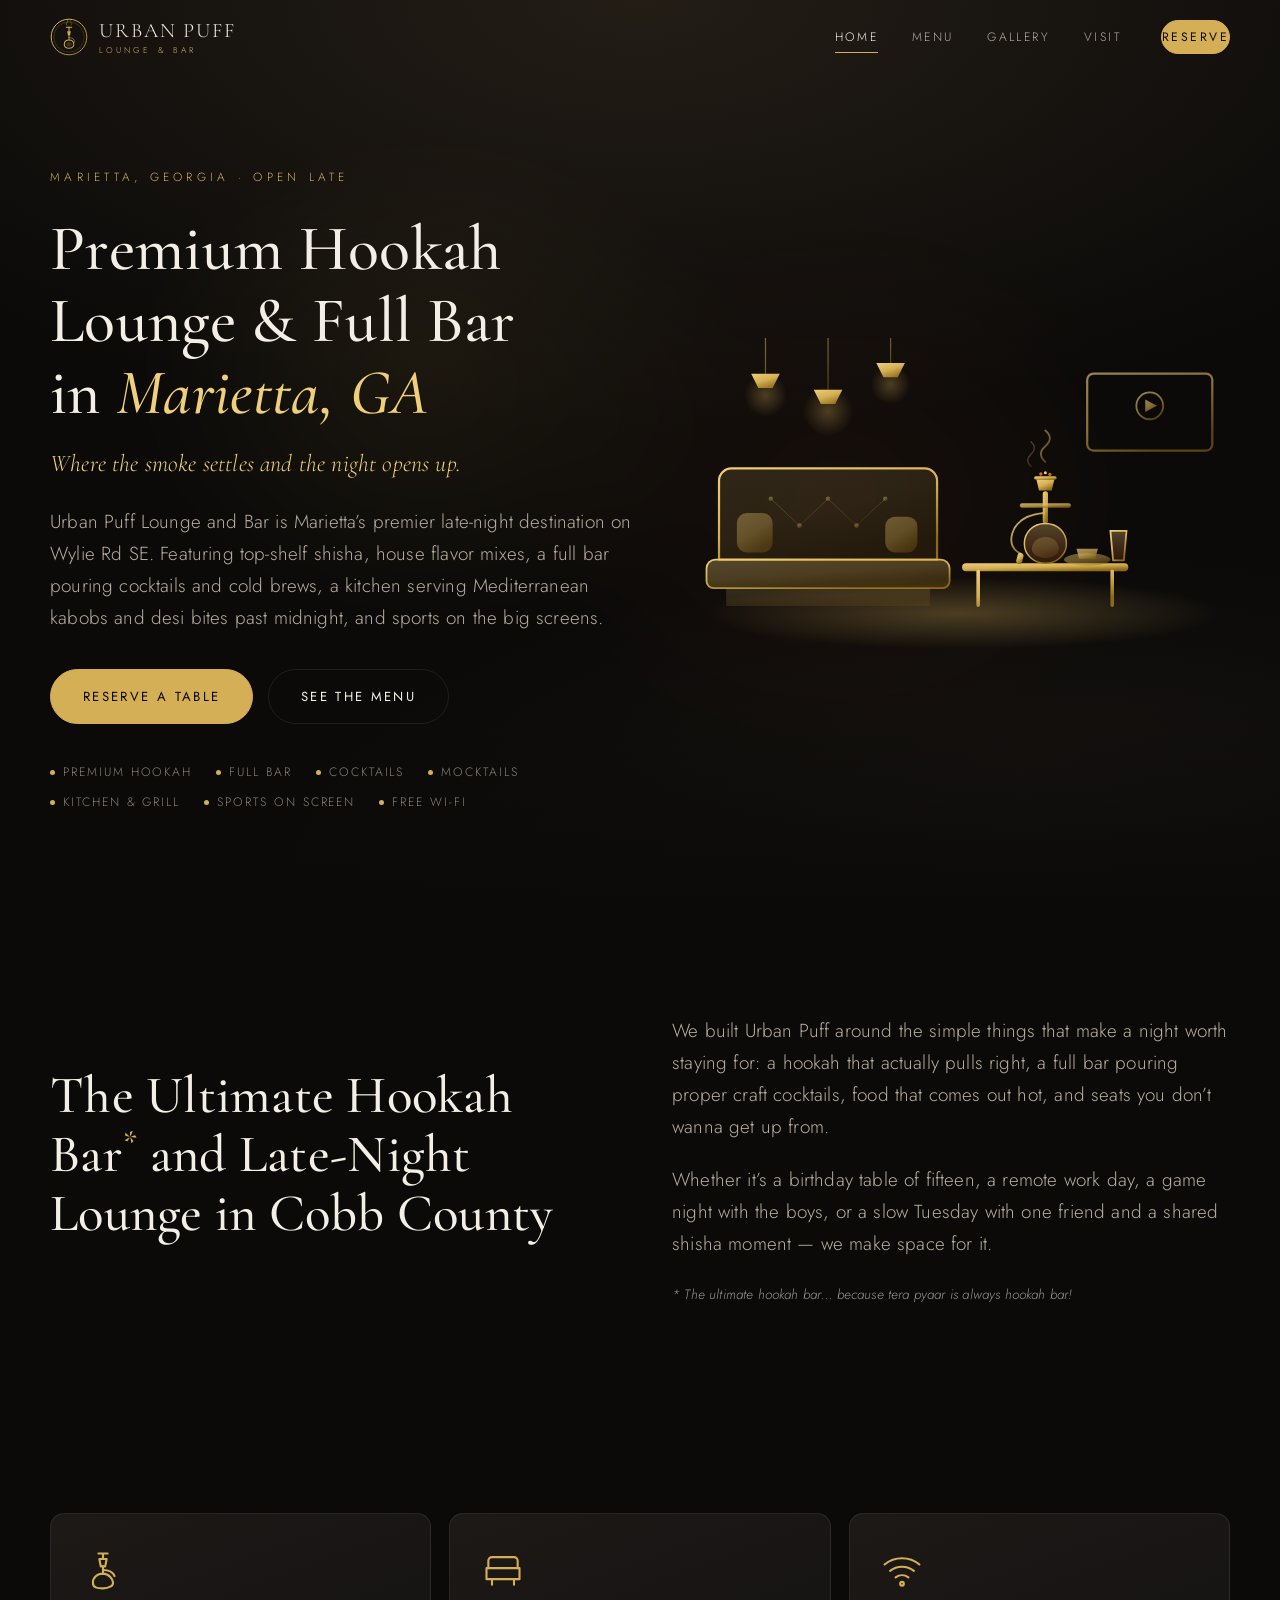
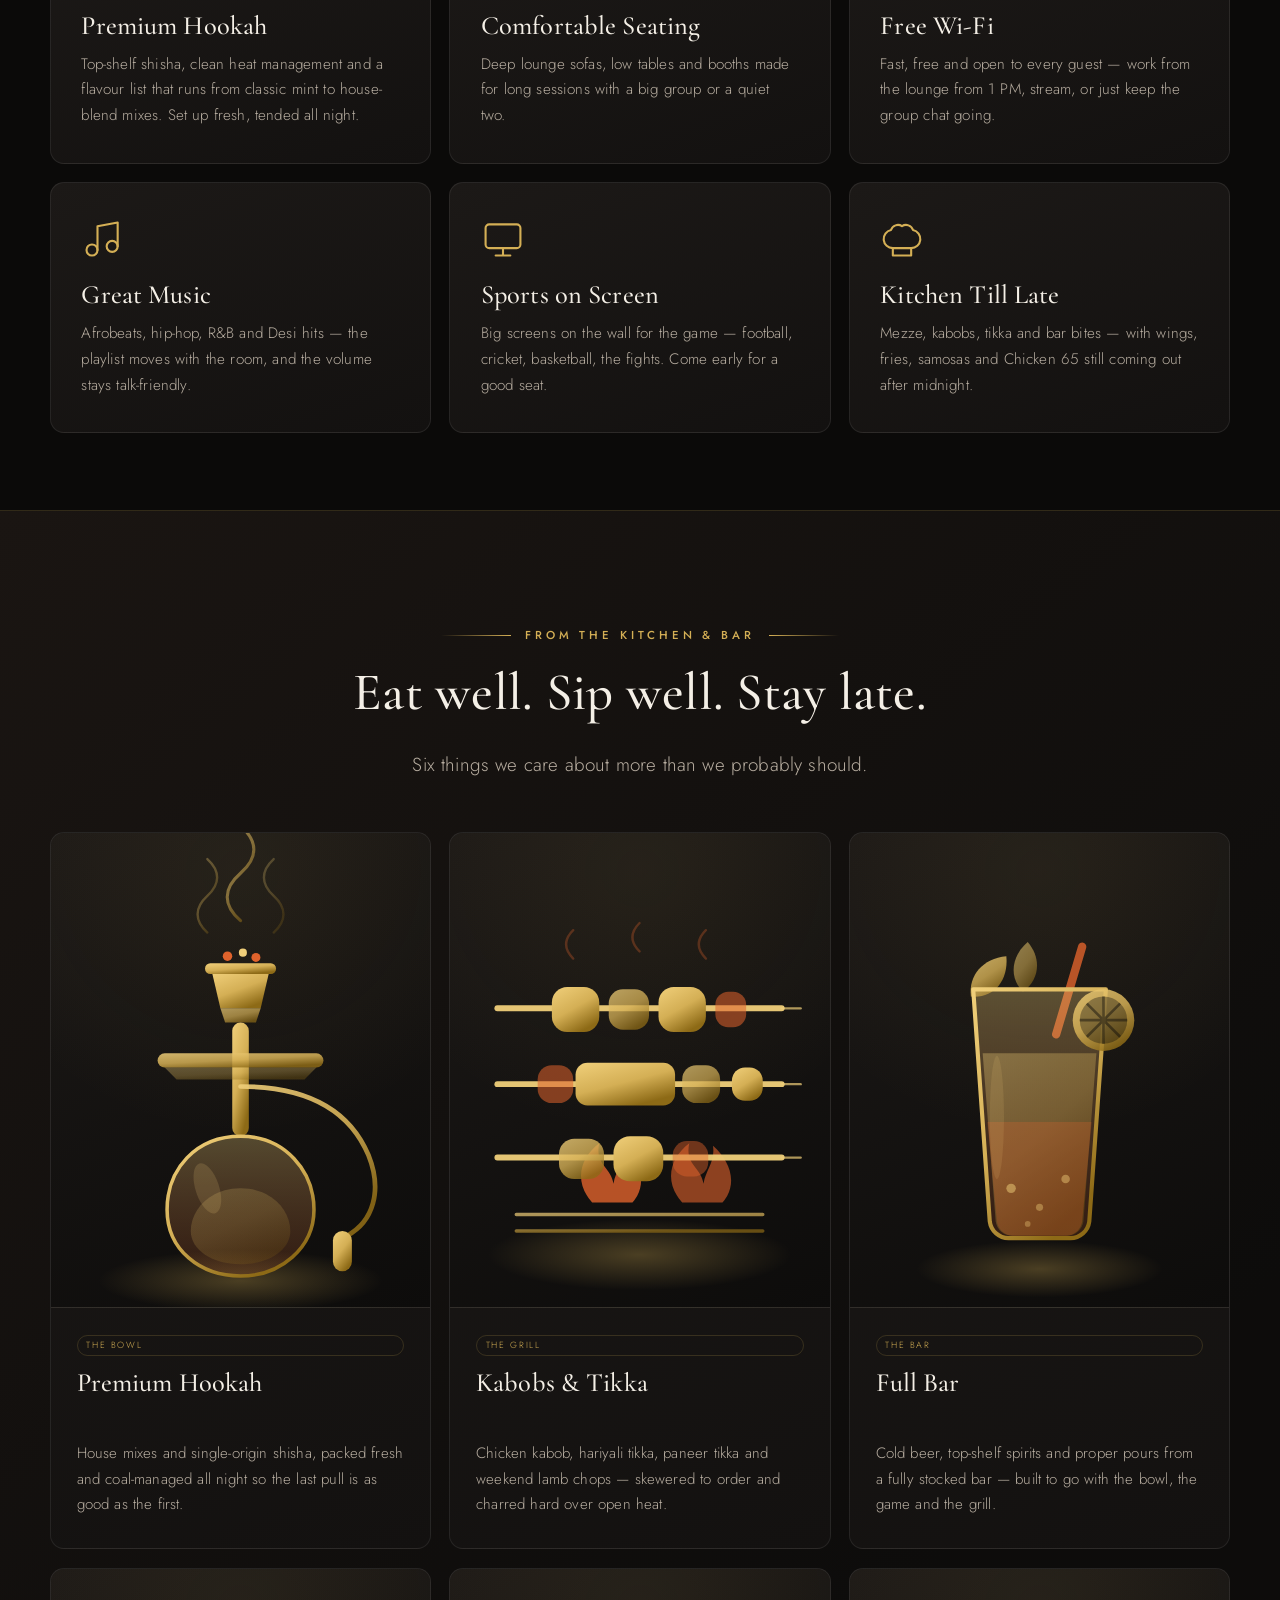
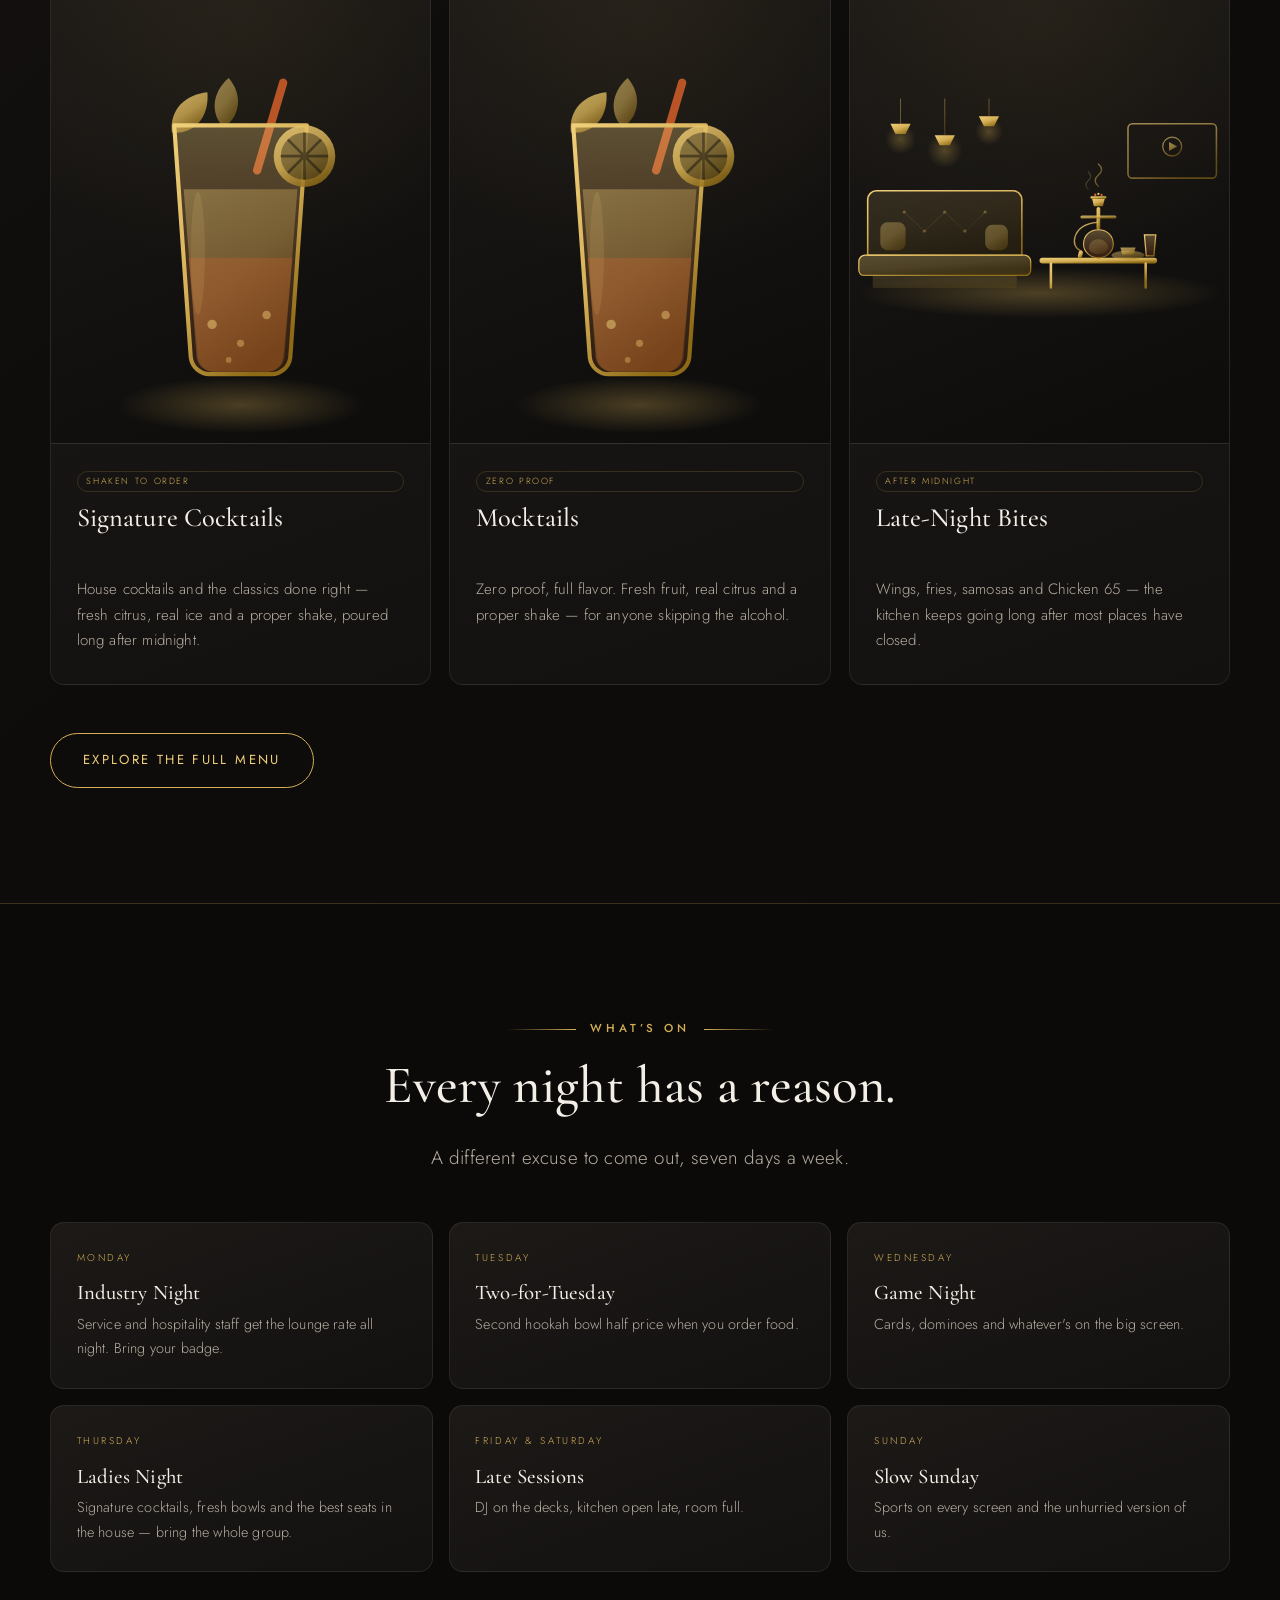
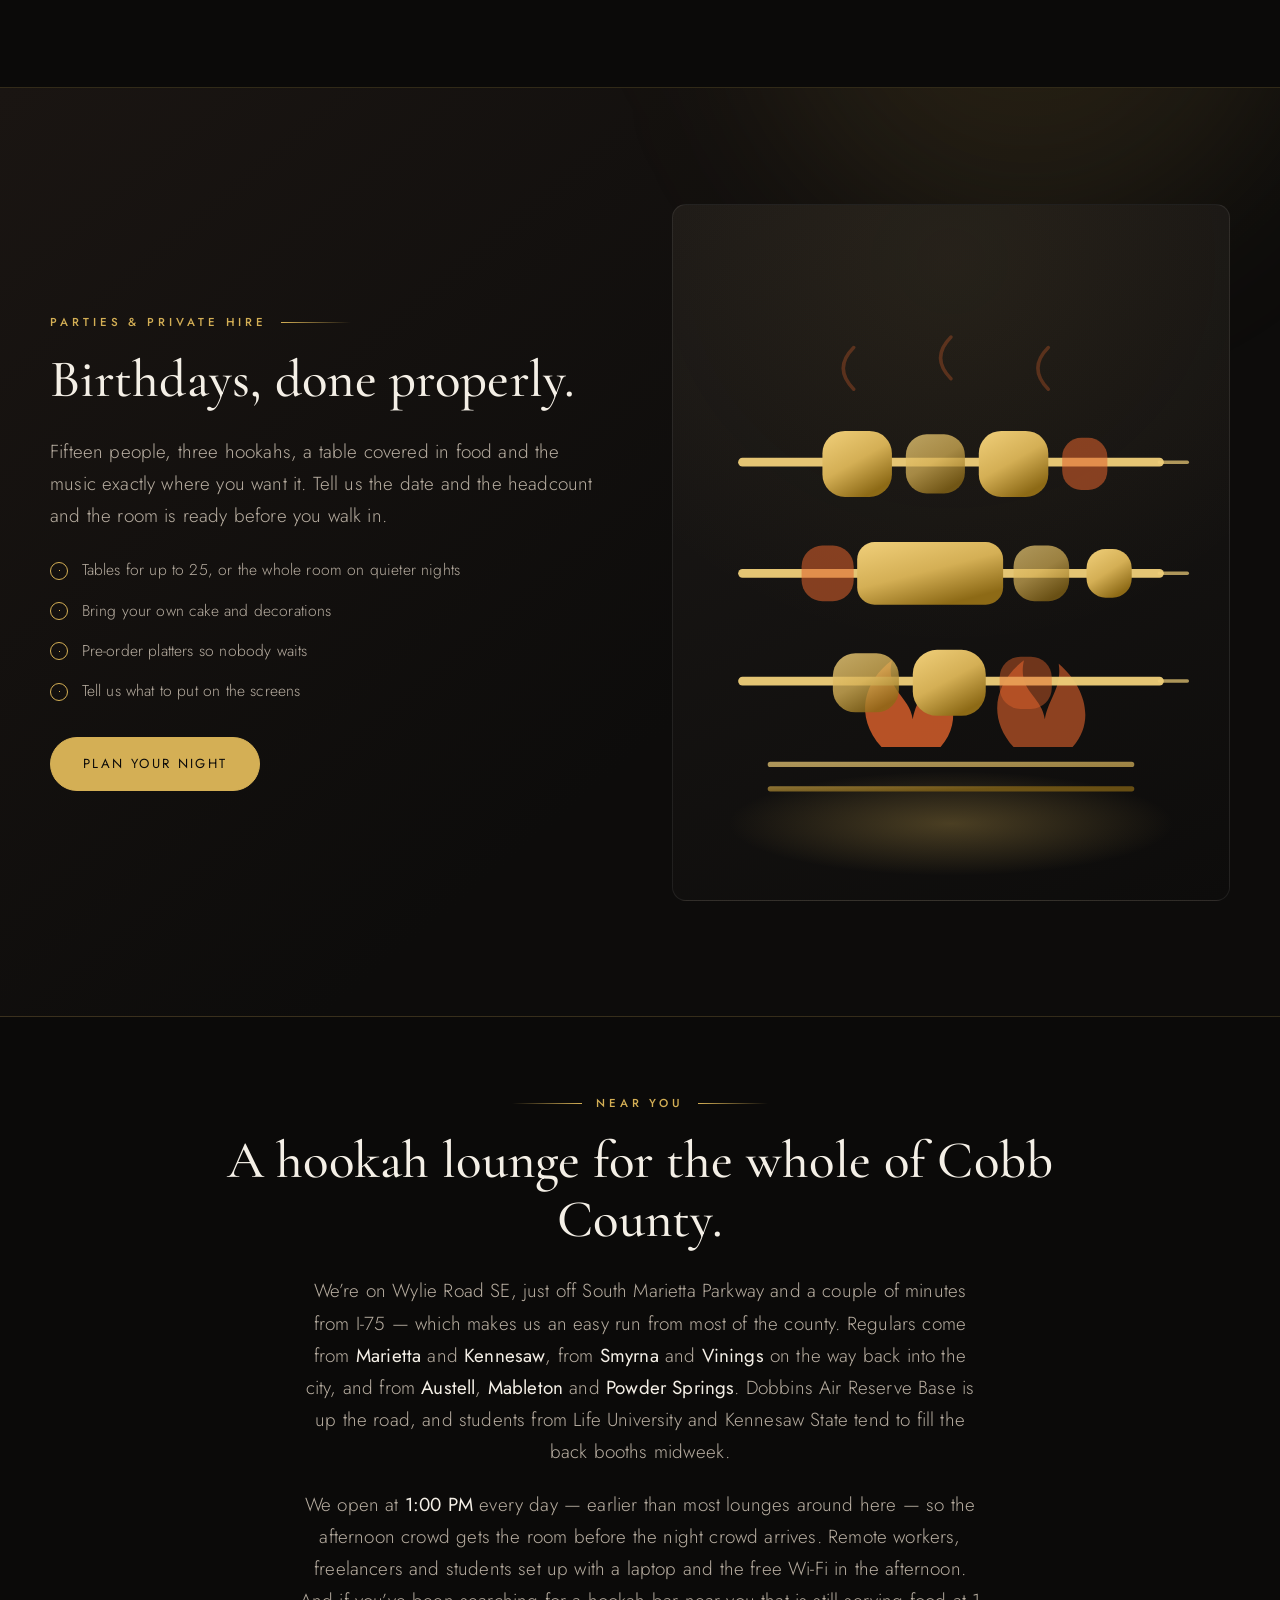
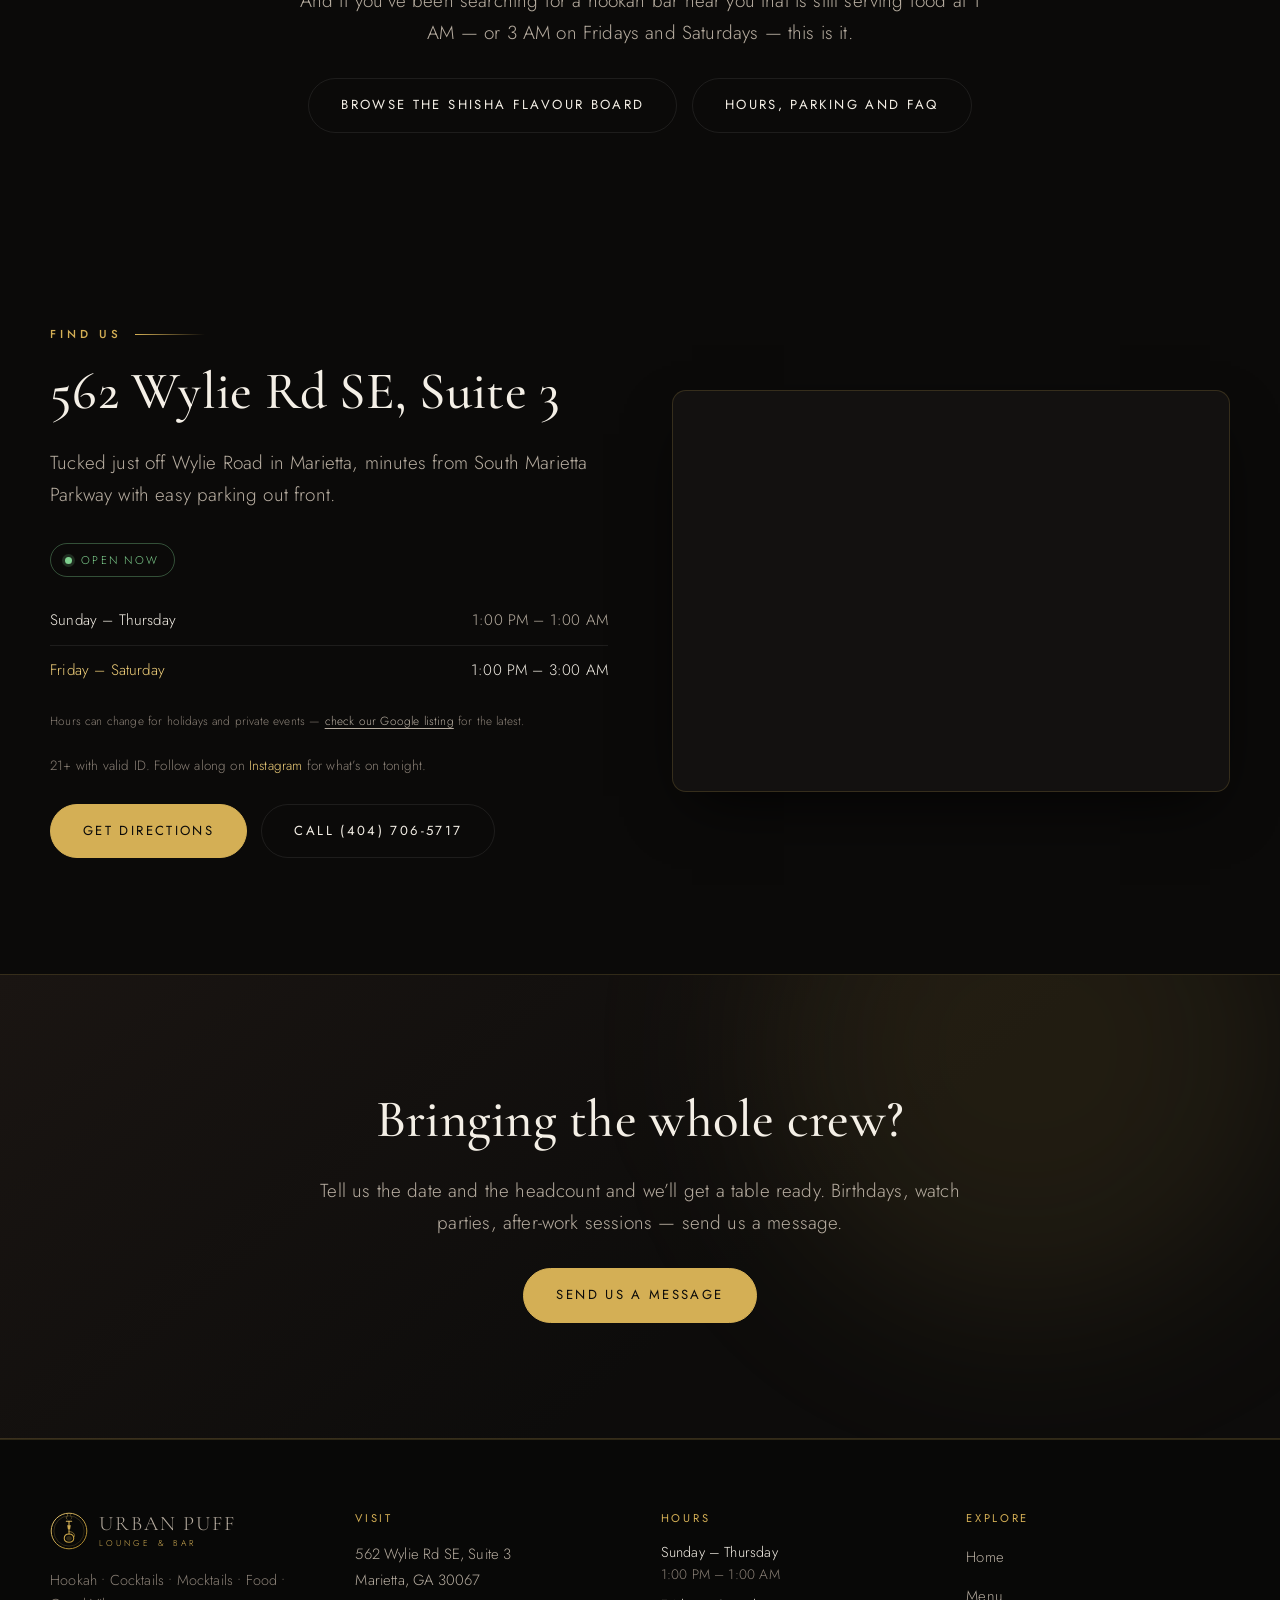
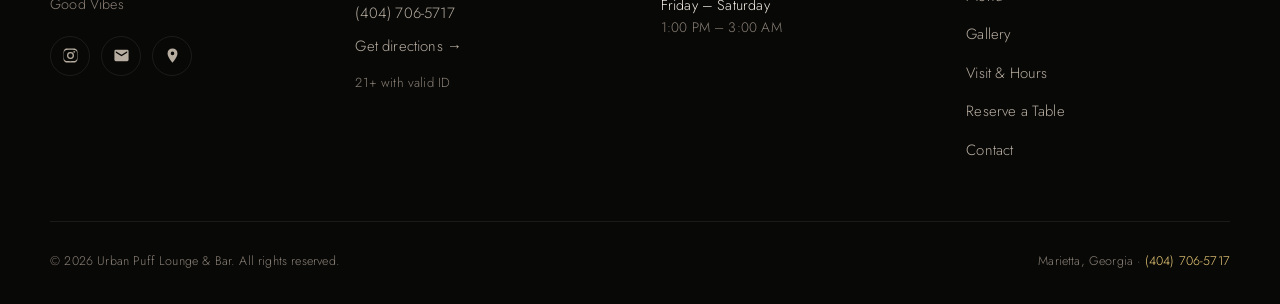
<file: index.html>
<!DOCTYPE html>
<html lang="en">
<head>
<meta charset="utf-8">
<meta name="viewport" content="width=device-width, initial-scale=1">
<title>Urban Puff Lounge | Hookah, Bar, Cocktails &amp; Late-Night Bites in Marietta, GA</title>
<meta name="description" content="Looking for a bar and hookah lounge in Marietta, GA? Visit Urban Puff on Wylie Rd for full bar drinks, top-shelf shisha, kabobs and food past midnight.">
<meta name="robots" content="index, follow, max-image-preview:large, max-snippet:-1, max-video-preview:-1">
<link rel="canonical" href="https://urbanpufflounge.com/">
<meta name="theme-color" content="#0b0a09">
<meta name="author" content="Urban Puff Lounge &amp; Bar">
<meta name="keywords" content="Urban Puff Lounge &amp; Bar, Urban Puff Lounge and Bar, Urban Puff Marietta, hookah lounge Marietta GA, hookah bar near me, premium hookah lounge Atlanta, shisha Marietta, hookah and food Marietta, cocktail bar Marietta, mocktail bar Marietta, bar Marietta GA, late night bar Marietta, work from lounge Marietta, places to work remotely Marietta GA, free wifi Marietta, laptop friendly Marietta, Cobb County hookah lounge">

<meta name="geo.region" content="US-GA">
<meta name="geo.placename" content="Marietta, GA">
<meta name="geo.position" content="33.9381686;-84.511845">
<meta name="ICBM" content="33.9381686, -84.511845">

<meta property="og:type" content="business.business">
<meta property="og:site_name" content="Urban Puff Lounge &amp; Bar">
<meta property="og:title" content="Urban Puff Lounge | Hookah, Bar, Cocktails &amp; Late-Night Bites in Marietta, GA">
<meta property="og:description" content="Looking for a bar and hookah lounge in Marietta, GA? Visit Urban Puff on Wylie Rd for full bar drinks, top-shelf shisha, kabobs and food past midnight.">
<meta property="og:url" content="https://urbanpufflounge.com/">
<meta property="og:locale" content="en_US">
<meta property="og:image" content="https://urbanpufflounge.com/assets/img/og-image.jpg">
<meta property="og:image:width" content="1200">
<meta property="og:image:height" content="630">
<meta property="og:image:alt" content="Urban Puff Lounge &amp; Bar — premium hookah lounge in Marietta, Georgia">
<meta name="twitter:card" content="summary_large_image">
<meta name="twitter:title" content="Urban Puff Lounge | Hookah, Bar, Cocktails &amp; Late-Night Bites in Marietta, GA">
<meta name="twitter:description" content="Looking for a bar and hookah lounge in Marietta, GA? Visit Urban Puff on Wylie Rd for full bar drinks, top-shelf shisha, kabobs and food past midnight.">
<meta name="twitter:image" content="https://urbanpufflounge.com/assets/img/og-image.jpg">

<link rel="icon" href="favicon.svg" type="image/svg+xml">
<link rel="apple-touch-icon" href="assets/img/logo.svg">

<link rel="preconnect" href="https://fonts.googleapis.com">
<link rel="preconnect" href="https://fonts.gstatic.com" crossorigin>
<link href="https://fonts.googleapis.com/css2?family=Cormorant+Garamond:ital,wght@0,400;0,500;0,600;1,400&family=Jost:wght@200;300;400;500&display=swap" rel="stylesheet">
<link rel="stylesheet" href="assets/css/styles.css">
<script>document.documentElement.className += " js";</script>
<script type="application/ld+json">
{
  "@context": "https://schema.org",
  "@type": ["BarOrPub", "Restaurant"],
  "@id": "https://urbanpufflounge.com/#business",
  "name": "Urban Puff Lounge & Bar",
  "alternateName": ["Urban Puff", "Urban Puff Lounge and Bar", "Urban Puff Hookah Lounge"],
  "description": "Premium hookah lounge and full bar in Marietta, Georgia. Top-shelf shisha and house flavor mixes, craft cocktails, cold beer, top-shelf spirits and fresh mocktails, Mediterranean kabobs and desi bites served past midnight, sports on the big screens, free Wi-Fi and comfortable seating. Open late seven nights a week.",
  "slogan": "Hookah, full bar and late-night bites in Marietta, GA",
  "url": "https://urbanpufflounge.com/",
  "image": ["https://urbanpufflounge.com/assets/img/og-image.jpg"],
  "logo": "https://urbanpufflounge.com/assets/img/logo-512.png",
  "parentOrganization": {"@id": "https://urbanpufflounge.com/#organization"},

  "telephone": "+14047065717",
  "priceRange": "$$",
  "currenciesAccepted": "USD",
  "paymentAccepted": "Cash, Credit Card, Debit Card, Mobile Payment",
  "servesCuisine": ["Mediterranean", "Middle Eastern", "Indian", "American", "Bar Food"],
  "acceptsReservations": true,
  "smokingAllowed": true,
  "publicAccess": true,
  "hasMenu": "https://urbanpufflounge.com/menu.html",
  "address": {
    "@type": "PostalAddress",
    "streetAddress": "562 Wylie Rd SE, Suite 3",
    "addressLocality": "Marietta",
    "addressRegion": "GA",
    "postalCode": "30067",
    "addressCountry": "US"
  },
  "geo": {"@type": "GeoCoordinates", "latitude": "33.9381686", "longitude": "-84.511845"},
  "hasMap": "https://maps.app.goo.gl/qtieLH7uMNx3AroJ8",
  "areaServed": [{"@type":"City","name":"Marietta"},{"@type":"City","name":"Kennesaw"},{"@type":"City","name":"Smyrna"},{"@type":"City","name":"Austell"},{"@type":"City","name":"Powder Springs"},{"@type":"City","name":"Mableton"},{"@type":"City","name":"Vinings"},{"@type":"City","name":"Dobbins ARB"},{"@type":"City","name":"Cobb County"},{"@type":"City","name":"Atlanta"}],
  "openingHoursSpecification": [
    {"@type":"OpeningHoursSpecification","dayOfWeek":["Sunday","Monday","Tuesday","Wednesday","Thursday"],"opens":"13:00","closes":"01:00"},
    {"@type":"OpeningHoursSpecification","dayOfWeek":["Friday","Saturday"],"opens":"13:00","closes":"03:00"}
  ],
  "amenityFeature": [
    {"@type":"LocationFeatureSpecification","name":"Premium hookah","value":true},
    {"@type":"LocationFeatureSpecification","name":"Full bar","value":true},
    {"@type":"LocationFeatureSpecification","name":"Craft cocktails","value":true},
    {"@type":"LocationFeatureSpecification","name":"Cold beer and spirits","value":true},
    {"@type":"LocationFeatureSpecification","name":"Mocktails","value":true},
    {"@type":"LocationFeatureSpecification","name":"Late-night food","value":true},
    {"@type":"LocationFeatureSpecification","name":"Free Wi-Fi","value":true},
    {"@type":"LocationFeatureSpecification","name":"Laptop-friendly / remote work friendly","value":true},
    {"@type":"LocationFeatureSpecification","name":"Free parking","value":true},
    {"@type":"LocationFeatureSpecification","name":"Live sports on screen","value":true},
    {"@type":"LocationFeatureSpecification","name":"Group and private bookings","value":true},
    {"@type":"LocationFeatureSpecification","name":"Vegetarian options","value":true},
    {"@type":"LocationFeatureSpecification","name":"Open late","value":true}
  ],
  "potentialAction": {
    "@type": "ReserveAction",
    "target": {
      "@type": "EntryPoint",
      "urlTemplate": "https://urbanpufflounge.com/reserve.html",
      "actionPlatform": [
        "http://schema.org/DesktopWebPlatform",
        "http://schema.org/MobileWebPlatform"
      ]
    },
    "result": {"@type": "Reservation", "name": "Table reservation at Urban Puff Lounge & Bar"}
  },
  "sameAs": ["https://www.instagram.com/urbanpuff.562/", "https://maps.google.com/?cid=3518202901293435740"]
}
</script>
<script type="application/ld+json">
{
  "@context": "https://schema.org",
  "@type": "Organization",
  "@id": "https://urbanpufflounge.com/#organization",
  "name": "Urban Puff Lounge & Bar",
  "alternateName": ["Urban Puff", "Urban Puff Lounge and Bar", "Urban Puff Lounge"],
  "url": "https://urbanpufflounge.com/",
  "logo": {
    "@type": "ImageObject",
    "url": "https://urbanpufflounge.com/assets/img/logo-512.png",
    "width": 512,
    "height": 512
  },
  "image": "https://urbanpufflounge.com/assets/img/og-image.jpg",
  "description": "Urban Puff Lounge & Bar is a premium hookah lounge and full bar on Wylie Rd SE in Marietta, Georgia, serving top-shelf shisha, craft cocktails and late-night Mediterranean and desi food.",
  "foundingDate": "2026-10-02",
  "address": {
    "@type": "PostalAddress",
    "streetAddress": "562 Wylie Rd SE, Suite 3",
    "addressLocality": "Marietta",
    "addressRegion": "GA",
    "postalCode": "30067",
    "addressCountry": "US"
  },
  "telephone": "+14047065717",
  "contactPoint": [{"@type":"ContactPoint","telephone":"+14047065717","contactType":"reservations","areaServed":"US","availableLanguage":"English"}],
  "sameAs": ["https://www.instagram.com/urbanpuff.562/", "https://maps.google.com/?cid=3518202901293435740"]
}
</script>
<script type="application/ld+json">
{
  "@context": "https://schema.org",
  "@type": "WebSite",
  "@id": "https://urbanpufflounge.com/#website",
  "url": "https://urbanpufflounge.com/",
  "name": "Urban Puff Lounge & Bar",
  "alternateName": "Urban Puff Lounge and Bar",
  "publisher": {"@id": "https://urbanpufflounge.com/#organization"},
  "inLanguage": "en-US"
}
</script>
</head>
<body>
<a class="skip-link" href="#main">Skip to content</a>
<header class="site-header">
  <nav class="wrap nav" aria-label="Main">
    <a class="brand" href="index.html">
      <img class="brand__mark" src="assets/img/logo.svg" alt="" width="38" height="38">
      <span class="brand__name">Urban Puff<span class="brand__sub">Lounge &amp; Bar</span></span>
    </a>
    <button class="nav__toggle" aria-expanded="false" aria-controls="nav-links" aria-label="Menu">
      <span></span><span></span><span></span>
    </button>
    <div class="nav__links" id="nav-links">
      <a href="index.html" aria-current="page">Home</a><a href="menu.html">Menu</a><a href="gallery.html">Gallery</a><a href="visit.html">Visit</a>
      <a class="btn btn--solid nav__cta" href="reserve.html">Reserve</a>
    </div>
  </nav>
</header>
<main id="main">
<section class="hero">
  <div class="hero__smoke" aria-hidden="true"></div>
  <div class="wrap hero__grid">
    <div class="hero__inner">
      <p class="hero__tag">Marietta, Georgia · Open Late</p>
      <h1>Premium Hookah Lounge &amp; Full Bar in <em>Marietta, GA</em></h1>
      <p class="hero__poem">Where the smoke settles and the night opens up.</p>
      <p class="lede">Urban Puff Lounge and Bar is Marietta’s premier late-night destination on Wylie Rd SE. Featuring top-shelf shisha, house flavor mixes, a full bar pouring cocktails and cold brews, a kitchen serving Mediterranean kabobs and desi bites past midnight, and sports on the big screens.</p>
      <div class="btn-row" style="margin-top:2.2rem">
        <a class="btn btn--solid" href="reserve.html">Reserve a table</a>
        <a class="btn btn--ghost" href="menu.html">See the menu</a>
      </div>
      <div class="hero__meta">
        <span>Premium Hookah</span>
        <span>Full Bar</span>
        <span>Cocktails</span>
        <span>Mocktails</span>
        <span>Kitchen &amp; Grill</span>
        <span>Sports on Screen</span>
        <span>Free Wi-Fi</span>
      </div>
    </div>
    <div class="hero__art">
      <div class="art " role="img" aria-label="Inside the Urban Puff lounge">
        <!-- Real photo? Uncomment and the artwork steps aside:
        <img class="art__photo" src="assets/img/lounge.jpg" alt="Inside the Urban Puff lounge" loading="lazy"> -->
        <svg class="art__svg art__svg--wide" viewBox="0 0 600 340" role="img" preserveAspectRatio="xMidYMid meet" aria-hidden="true">
  <defs>
    <linearGradient id="g-lo926" x1="0" y1="0" x2="0.6" y2="1">
      <stop offset="0" stop-color="#f0cf7a"/>
      <stop offset="0.55" stop-color="#d4af55"/>
      <stop offset="1" stop-color="#8d6a16"/>
    </linearGradient>
    <linearGradient id="glass-lo926" x1="0" y1="0" x2="0" y2="1">
      <stop offset="0" stop-color="#f0cf7a" stop-opacity=".30"/>
      <stop offset="1" stop-color="#e0632c" stop-opacity=".16"/>
    </linearGradient>
    <radialGradient id="glow-lo926" cx="50%" cy="50%" r="50%">
      <stop offset="0" stop-color="#d4af55" stop-opacity=".30"/>
      <stop offset="1" stop-color="#d4af55" stop-opacity="0"/>
    </radialGradient>
  </defs>

  <ellipse cx="300" cy="308" rx="288" ry="40" fill="url(#glow-lo926)"/>

  <!-- screen on the back wall -->
  <g opacity=".62">
    <rect x="440" y="40" width="140" height="86" rx="7" fill="none" stroke="url(#g-lo926)" stroke-width="2.5"/>
    <path d="M440 110h140" stroke="url(#g-lo926)" stroke-width="1.2" opacity=".45"/>
    <circle cx="510" cy="76" r="15" fill="none" stroke="url(#g-lo926)" stroke-width="2"/>
    <path d="M505 69l13 7-13 7z" fill="url(#g-lo926)"/>
  </g>

  <!-- pendant lights over the booth -->
  <g>
    <path d="M80 0v40M150 0v58M220 0v28" stroke="url(#g-lo926)" stroke-width="1.4" opacity=".45"/>
    <path d="M64 40h32l-8 16H72z" fill="url(#g-lo926)"/>
    <path d="M134 58h32l-8 16h-16z" fill="url(#g-lo926)"/>
    <path d="M204 28h32l-8 16h-16z" fill="url(#g-lo926)"/>
    <circle class="art-lamp" cx="80" cy="64" r="24" fill="url(#glow-lo926)"/>
    <circle class="art-lamp" cx="150" cy="82" r="28" fill="url(#glow-lo926)"/>
    <circle class="art-lamp" cx="220" cy="52" r="22" fill="url(#glow-lo926)"/>
  </g>

  <!-- banquette: back -->
  <path d="M42 146h216a14 14 0 0114 14v88H28v-88a14 14 0 0114-14z" fill="url(#g-lo926)" opacity=".13"/>
  <path d="M42 146h216a14 14 0 0114 14v88H28v-88a14 14 0 0114-14z" fill="none" stroke="url(#g-lo926)" stroke-width="2.5"/>
  <!-- tufting -->
  <g fill="url(#g-lo926)" opacity=".38">
    <circle cx="86" cy="180" r="2.6"/><circle cx="150" cy="180" r="2.6"/><circle cx="214" cy="180" r="2.6"/>
    <circle cx="118" cy="210" r="2.6"/><circle cx="182" cy="210" r="2.6"/>
  </g>
  <g stroke="url(#g-lo926)" stroke-width="1" opacity=".22">
    <path d="M86 180l32 30M150 180l-32 30M150 180l32 30M214 180l-32 30"/>
  </g>
  <!-- seat -->
  <path d="M24 248h252a10 10 0 0110 10v14a8 8 0 01-8 8H22a8 8 0 01-8-8v-14a10 10 0 0110-10z"
        fill="url(#g-lo926)" opacity=".3"/>
  <path d="M24 248h252a10 10 0 0110 10v14a8 8 0 01-8 8H22a8 8 0 01-8-8v-14a10 10 0 0110-10z"
        fill="none" stroke="url(#g-lo926)" stroke-width="2"/>
  <!-- base -->
  <path d="M36 280h228v20H36z" fill="url(#g-lo926)" opacity=".16"/>
  <path d="M36 300h228" stroke="url(#g-lo926)" stroke-width="2" opacity=".5"/>
  <!-- cushions -->
  <g fill="url(#g-lo926)" opacity=".34">
    <rect x="48" y="196" width="40" height="44" rx="11"/>
    <rect x="214" y="200" width="36" height="40" rx="11"/>
  </g>

  <!-- low table -->
  <rect x="300" y="252" width="186" height="9" rx="4.5" fill="url(#g-lo926)"/>
  <path d="M318 261v38M468 261v38" stroke="url(#g-lo926)" stroke-width="4" stroke-linecap="round"/>
  <path d="M318 299h150" stroke="url(#g-lo926)" stroke-width="2" opacity=".4"/>

  <!-- hookah standing on the table -->
  <g transform="translate(368 122) scale(.42)">
    <g class="art-smoke" stroke="url(#g-lo926)" fill="none" stroke-linecap="round">
      <path class="art-smoke__a" d="M60 40c-16-14-16-28 0-42s16-28 0-42" stroke-width="5" opacity=".5"/>
      <path class="art-smoke__b" d="M22 52c-12-11-12-22 0-33s12-22 0-33" stroke-width="4" opacity=".28"/>
    </g>
    <path d="M36 86h48l-7 30H43z" fill="url(#g-lo926)"/>
    <rect x="30" y="78" width="60" height="9" rx="4.5" fill="url(#g-lo926)"/>
    <rect x="53" y="118" width="14" height="86" rx="7" fill="url(#g-lo926)"/>
    <path d="M-2 150h124a6 6 0 010 12H-2a6 6 0 010-12z" fill="url(#g-lo926)" opacity=".8"/>
    <path d="M60 204c-34 0-56 24-56 54s26 52 56 52 56-22 56-52-22-54-56-54z"
          fill="url(#glass-lo926)" stroke="url(#g-lo926)" stroke-width="4"/>
    <path d="M60 240c-22 0-36 16-36 32 0 14 16 24 36 24s36-10 36-24c0-16-14-32-36-32z" fill="url(#g-lo926)" opacity=".22"/>
    <!-- hose loops down to the left, toward the booth -->
    <path d="M56 176c-46 4-74 22-84 54-8 26 2 46 22 54" fill="none" stroke="url(#g-lo926)" stroke-width="5" stroke-linecap="round" opacity=".85"/>
    <rect x="-16" y="282" width="16" height="30" rx="8" fill="url(#g-lo926)" transform="rotate(14 -8 297)"/>
    <g class="art-ember">
      <circle cx="48" cy="72" r="4.5" fill="#e0632c"/>
      <circle cx="60" cy="69" r="4" fill="#f0cf7a"/>
      <circle cx="72" cy="73" r="4.2" fill="#e0632c"/>
    </g>
  </g>

  <!-- plate and glass on the table -->
  <g>
    <ellipse cx="440" cy="248" rx="26" ry="7" fill="url(#g-lo926)" opacity=".45"/>
    <path d="M428 236h24l-3 11h-18z" fill="url(#g-lo926)" opacity=".7"/>
    <path d="M466 216h18l-3 33h-12z" fill="url(#glass-lo926)" stroke="url(#g-lo926)" stroke-width="2"/>
    <path d="M467 228h16" stroke="url(#g-lo926)" stroke-width="1.5" opacity=".6"/>
  </g>

  <!-- floor -->
  <path d="M0 300h600" stroke="url(#g-lo926)" stroke-width="1.5" opacity=".22"/>
</svg>
      </div>
    </div>
  </div>
</section>

<section class="section">
  <div class="wrap">
    <div class="split">
      <div class="reveal">
        <h2>The Ultimate Hookah Bar<a href="#hookah-bar-note" class="footnote-mark" aria-label="See footnote">*</a> and Late-Night Lounge in Cobb County</h2>
      </div>
      <div class="reveal">
        <p class="lede">We built Urban Puff around the simple things that make a night worth staying for: a hookah that actually pulls right, a full bar pouring proper craft cocktails, food that comes out hot, and seats you don’t wanna get up from.</p>
        <p class="lede">Whether it’s a birthday table of fifteen, a remote work day, a game night with the boys, or a slow Tuesday with one friend and a shared shisha moment — we make space for it.</p>
        <p class="footnote" id="hookah-bar-note">* The ultimate hookah bar… because tera pyaar is always hookah bar!</p>
      </div>
    </div>
  </div>
</section>

<section class="section section--tight">
  <div class="wrap">
    <div class="grid grid--3">
      <article class="card reveal">
        <div class="card__icon"><svg viewBox="0 0 24 24" aria-hidden="true"><path d="M12 3v3M9.5 3h5M10 6h4l-.8 4h-2.4z"/><path d="M12 10v4"/><path d="M12 14c-3.3 0-5.5 2.2-5.5 4.9S8.7 22 12 22s5.5-1.4 5.5-3.1S15.3 14 12 14z"/><path d="M12 12c3.2 0 5.4 1.1 6.3 3.3"/></svg></div>
        <h3>Premium Hookah</h3>
        <p>Top-shelf shisha, clean heat management and a flavour list that runs from classic mint to house-blend mixes. Set up fresh, tended all night.</p>
      </article>
      <article class="card reveal">
        <div class="card__icon"><svg viewBox="0 0 24 24" aria-hidden="true"><path d="M4 11V7a2 2 0 012-2h12a2 2 0 012 2v4"/><path d="M3 11h18v6H3z"/><path d="M6 17v3M18 17v3"/></svg></div>
        <h3>Comfortable Seating</h3>
        <p>Deep lounge sofas, low tables and booths made for long sessions with a big group or a quiet two.</p>
      </article>
      <article class="card reveal">
        <div class="card__icon"><svg viewBox="0 0 24 24" aria-hidden="true"><path d="M2.5 9a15 15 0 0119 0"/><path d="M5.5 12.5a10.5 10.5 0 0113 0"/><path d="M8.5 16a6 6 0 017 0"/><circle cx="12" cy="19.5" r="1"/></svg></div>
        <h3>Free Wi-Fi</h3>
        <p>Fast, free and open to every guest — work from the lounge from 1 PM, stream, or just keep the group chat going.</p>
      </article>
      <article class="card reveal">
        <div class="card__icon"><svg viewBox="0 0 24 24" aria-hidden="true"><path d="M9 18V5l11-2v13"/><circle cx="6" cy="18" r="3"/><circle cx="17" cy="16" r="3"/></svg></div>
        <h3>Great Music</h3>
        <p>Afrobeats, hip-hop, R&B and Desi hits — the playlist moves with the room, and the volume stays talk-friendly.</p>
      </article>
      <article class="card reveal">
        <div class="card__icon"><svg viewBox="0 0 24 24" aria-hidden="true"><rect x="2.5" y="4" width="19" height="13" rx="2"/><path d="M8 21h8M12 17v4"/></svg></div>
        <h3>Sports on Screen</h3>
        <p>Big screens on the wall for the game — football, cricket, basketball, the fights. Come early for a good seat.</p>
      </article>
      <article class="card reveal">
        <div class="card__icon"><svg viewBox="0 0 24 24" aria-hidden="true"><path d="M7 21h10M7 21v-4h10v4"/><path d="M17 17a5 5 0 001-9.9A4 4 0 0012 5a4 4 0 00-6 2.1A5 5 0 007 17"/></svg></div>
        <h3>Kitchen Till Late</h3>
        <p>Mezze, kabobs, tikka and bar bites — with wings, fries, samosas and Chicken 65 still coming out after midnight.</p>
      </article>
    </div>
  </div>
</section>

<section class="section band">
  <div class="glow" aria-hidden="true"></div>
  <div class="wrap" style="position:relative;z-index:2">
    <div class="center" style="margin-bottom:3.2rem">
      <p class="eyebrow">From the Kitchen &amp; Bar</p>
      <h2>Eat well. Sip well. Stay late.</h2>
      <p class="lede">Six things we care about more than we probably should.</p>
    </div>
    <div class="showcase showcase--6">
      <article class="card art-card reveal">
        <div class="art " role="img" aria-label="Premium Hookah">
        <!-- Real photo? Uncomment and the artwork steps aside:
        <img class="art__photo" src="assets/img/hookah.jpg" alt="Premium Hookah" loading="lazy"> -->
        <svg class="art__svg " viewBox="0 0 320 400" role="img" preserveAspectRatio="xMidYMid meet" aria-hidden="true">
  <defs>
    <linearGradient id="g-ho61" x1="0" y1="0" x2="0.6" y2="1">
      <stop offset="0" stop-color="#f0cf7a"/>
      <stop offset="0.55" stop-color="#d4af55"/>
      <stop offset="1" stop-color="#8d6a16"/>
    </linearGradient>
    <linearGradient id="glass-ho61" x1="0" y1="0" x2="0" y2="1">
      <stop offset="0" stop-color="#f0cf7a" stop-opacity=".30"/>
      <stop offset="1" stop-color="#e0632c" stop-opacity=".16"/>
    </linearGradient>
    <radialGradient id="glow-ho61" cx="50%" cy="50%" r="50%">
      <stop offset="0" stop-color="#d4af55" stop-opacity=".30"/>
      <stop offset="1" stop-color="#d4af55" stop-opacity="0"/>
    </radialGradient>
  </defs>

  <ellipse cx="160" cy="378" rx="120" ry="26" fill="url(#glow-ho61)"/>

  <!-- smoke -->
  <g class="art-smoke" stroke="url(#g-ho61)" fill="none" stroke-linecap="round">
    <path class="art-smoke__a" d="M160 74c-15-13-15-27 0-40s15-27 0-40" stroke-width="2.6" opacity=".55"/>
    <path class="art-smoke__b" d="M132 84c-11-10-11-21 0-31s11-21 0-31" stroke-width="2" opacity=".34"/>
    <path class="art-smoke__c" d="M188 84c11-10 11-21 0-31s-11-21 0-31" stroke-width="2" opacity=".26"/>
  </g>

  <!-- bowl -->
  <path d="M136 118h48l-7 30h-34z" fill="url(#g-ho61)"/>
  <rect x="130" y="110" width="60" height="9" rx="4.5" fill="url(#g-ho61)"/>
  <path d="M143 148h34l-4 12h-26z" fill="url(#g-ho61)" opacity=".7"/>

  <!-- stem -->
  <rect x="153" y="160" width="14" height="96" rx="7" fill="url(#g-ho61)"/>
  <!-- plate -->
  <path d="M96 186h128a6 6 0 010 12H96a6 6 0 010-12z" fill="url(#g-ho61)" opacity=".85"/>
  <path d="M96 198h128l-10 10H106z" fill="url(#g-ho61)" opacity=".35"/>

  <!-- vase -->
  <path d="M160 256c-38 0-62 28-62 62s28 56 62 56 62-24 62-56-24-62-62-62z"
        fill="url(#glass-ho61)" stroke="url(#g-ho61)" stroke-width="3"/>
  <path d="M160 300c-26 0-42 18-42 36 0 16 18 28 42 28s42-12 42-28c0-18-16-36-42-36z"
        fill="url(#g-ho61)" opacity=".20"/>
  <ellipse class="art-shine" cx="132" cy="300" rx="10" ry="22" fill="#f0cf7a" opacity=".16" transform="rotate(-18 132 300)"/>

  <!-- hose -->
  <path class="art-hose" d="M160 214c56 0 92 20 108 58 12 30 4 56-18 68"
        fill="none" stroke="url(#g-ho61)" stroke-width="4" stroke-linecap="round" opacity=".9"/>
  <rect x="238" y="336" width="16" height="34" rx="8" fill="url(#g-ho61)"/>

  <!-- coals -->
  <g class="art-ember">
    <circle cx="149" cy="104" r="4" fill="#e0632c"/>
    <circle cx="162" cy="101" r="3.4" fill="#f0cf7a"/>
    <circle cx="173" cy="105" r="3.8" fill="#e0632c"/>
  </g>
</svg>
      </div>
        <div class="art-card__body">
          <span class="tag">The Bowl</span>
          <h3>Premium Hookah</h3>
          <p>House mixes and single-origin shisha, packed fresh and coal-managed all night so the last pull is as good as the first.</p>
        </div>
      </article>
      <article class="card art-card reveal">
        <div class="art " role="img" aria-label="Kabobs &amp; Tikka">
        <!-- Real photo? Uncomment and the artwork steps aside:
        <img class="art__photo" src="assets/img/grill.jpg" alt="Kabobs &amp; Tikka" loading="lazy"> -->
        <svg class="art__svg " viewBox="0 0 320 400" role="img" preserveAspectRatio="xMidYMid meet" aria-hidden="true">
  <defs>
    <linearGradient id="g-gr149" x1="0" y1="0" x2="0.6" y2="1">
      <stop offset="0" stop-color="#f0cf7a"/>
      <stop offset="0.55" stop-color="#d4af55"/>
      <stop offset="1" stop-color="#8d6a16"/>
    </linearGradient>
    <linearGradient id="glass-gr149" x1="0" y1="0" x2="0" y2="1">
      <stop offset="0" stop-color="#f0cf7a" stop-opacity=".30"/>
      <stop offset="1" stop-color="#e0632c" stop-opacity=".16"/>
    </linearGradient>
    <radialGradient id="glow-gr149" cx="50%" cy="50%" r="50%">
      <stop offset="0" stop-color="#d4af55" stop-opacity=".30"/>
      <stop offset="1" stop-color="#d4af55" stop-opacity="0"/>
    </radialGradient>
  </defs>

  <ellipse cx="160" cy="356" rx="128" ry="30" fill="url(#glow-gr149)"/>

  <!-- flames -->
  <g class="art-flame">
    <path d="M120 312c-16-18-10-38 6-50-4 18 10 20 12 34 2-12 10-18 8-32 14 12 22 32 8 48z"
          fill="#e0632c" opacity=".8"/>
    <path d="M196 312c-16-18-10-38 6-50-4 18 10 20 12 34 2-12 10-18 8-32 14 12 22 32 8 48z"
          fill="#e0632c" opacity=".6"/>
  </g>

  <!-- grill bars -->
  <g stroke="url(#g-gr149)" stroke-width="3" stroke-linecap="round" opacity=".7">
    <path d="M56 322h208M56 336h208"/>
  </g>

  <!-- skewer 1 -->
  <g class="art-skewer art-skewer--a">
    <path d="M40 148h240" stroke="#f0cf7a" stroke-width="5" stroke-linecap="round" opacity=".95"/>
    <path d="M280 148l16 0" stroke="#f0cf7a" stroke-width="2" stroke-linecap="round" opacity=".7"/>
    <rect x="86" y="130" width="40" height="38" rx="13" fill="url(#g-gr149)"/>
    <rect x="134" y="132" width="34" height="34" rx="12" fill="url(#g-gr149)" opacity=".75"/>
    <rect x="176" y="130" width="40" height="38" rx="13" fill="url(#g-gr149)"/>
    <rect x="224" y="134" width="26" height="30" rx="11" fill="#e0632c" opacity=".55"/>
  </g>

  <!-- skewer 2 -->
  <g class="art-skewer art-skewer--b">
    <path d="M40 212h240" stroke="#f0cf7a" stroke-width="5" stroke-linecap="round" opacity=".95"/>
    <path d="M280 212l16 0" stroke="#f0cf7a" stroke-width="2" stroke-linecap="round" opacity=".7"/>
    <rect x="74" y="196" width="30" height="32" rx="12" fill="#e0632c" opacity=".55"/>
    <path d="M116 194h64a10 10 0 0110 10v16a10 10 0 01-10 10h-64a10 10 0 01-10-10v-16a10 10 0 0110-10z" fill="url(#g-gr149)"/>
    <rect x="196" y="196" width="32" height="32" rx="12" fill="url(#g-gr149)" opacity=".7"/>
    <rect x="238" y="198" width="26" height="28" rx="11" fill="url(#g-gr149)"/>
  </g>

  <!-- skewer 3 -->
  <g class="art-skewer art-skewer--c">
    <path d="M40 274h240" stroke="#f0cf7a" stroke-width="5" stroke-linecap="round" opacity=".95"/>
    <path d="M280 274l16 0" stroke="#f0cf7a" stroke-width="2" stroke-linecap="round" opacity=".7"/>
    <rect x="92" y="258" width="38" height="34" rx="13" fill="url(#g-gr149)" opacity=".8"/>
    <rect x="138" y="256" width="42" height="38" rx="14" fill="url(#g-gr149)"/>
    <rect x="188" y="260" width="30" height="30" rx="12" fill="#e0632c" opacity=".45"/>
  </g>

  <!-- heat shimmer -->
  <g class="art-heat" stroke="#e0632c" stroke-width="2" fill="none" opacity=".3" stroke-linecap="round">
    <path d="M104 106c-8-8-8-16 0-24"/>
    <path d="M160 100c-8-8-8-16 0-24"/>
    <path d="M216 106c-8-8-8-16 0-24"/>
  </g>
</svg>
      </div>
        <div class="art-card__body">
          <span class="tag">The Grill</span>
          <h3>Kabobs &amp; Tikka</h3>
          <p>Chicken kabob, hariyali tikka, paneer tikka and weekend lamb chops — skewered to order and charred hard over open heat.</p>
        </div>
      </article>
      <article class="card art-card reveal">
        <div class="art " role="img" aria-label="Full Bar">
        <!-- Real photo? Uncomment and the artwork steps aside:
        <img class="art__photo" src="assets/img/fullbar.jpg" alt="Full Bar" loading="lazy"> -->
        <svg class="art__svg " viewBox="0 0 320 400" role="img" preserveAspectRatio="xMidYMid meet" aria-hidden="true">
  <defs>
    <linearGradient id="g-mo937" x1="0" y1="0" x2="0.6" y2="1">
      <stop offset="0" stop-color="#f0cf7a"/>
      <stop offset="0.55" stop-color="#d4af55"/>
      <stop offset="1" stop-color="#8d6a16"/>
    </linearGradient>
    <linearGradient id="glass-mo937" x1="0" y1="0" x2="0" y2="1">
      <stop offset="0" stop-color="#f0cf7a" stop-opacity=".30"/>
      <stop offset="1" stop-color="#e0632c" stop-opacity=".16"/>
    </linearGradient>
    <radialGradient id="glow-mo937" cx="50%" cy="50%" r="50%">
      <stop offset="0" stop-color="#d4af55" stop-opacity=".30"/>
      <stop offset="1" stop-color="#d4af55" stop-opacity="0"/>
    </radialGradient>
  </defs>

  <ellipse cx="160" cy="368" rx="104" ry="24" fill="url(#glow-mo937)"/>

  <!-- straw -->
  <path d="M196 96l-22 74" stroke="#e0632c" stroke-width="7" stroke-linecap="round" opacity=".8"/>

  <!-- mint -->
  <g class="art-mint">
    <path d="M132 104c-20 2-32 16-30 34 18 2 32-12 30-34z" fill="url(#g-mo937)" opacity=".8"/>
    <path d="M150 92c-14 12-16 30-4 42 14-10 16-28 4-42z" fill="url(#g-mo937)" opacity=".55"/>
  </g>

  <!-- glass -->
  <path d="M104 132h112l-14 196a16 16 0 01-16 14h-52a16 16 0 01-16-14z"
        fill="url(#glass-mo937)" stroke="url(#g-mo937)" stroke-width="3.5" stroke-linejoin="round"/>
  <!-- liquid -->
  <path d="M112 186h96l-11 142a14 14 0 01-14 12h-46a14 14 0 01-14-12z" fill="url(#g-mo937)" opacity=".34"/>
  <path d="M116 244h88l-8 84a14 14 0 01-14 12h-44a14 14 0 01-14-12z" fill="#e0632c" opacity=".26"/>
  <path d="M112 186h96" stroke="url(#g-mo937)" stroke-width="2.5" opacity=".8"/>

  <!-- bubbles -->
  <g class="art-bubbles" fill="#f0cf7a">
    <circle class="art-bubble art-bubble--1" cx="136" cy="300" r="4" opacity=".5"/>
    <circle class="art-bubble art-bubble--2" cx="160" cy="316" r="3" opacity=".4"/>
    <circle class="art-bubble art-bubble--3" cx="182" cy="292" r="3.6" opacity=".45"/>
    <circle class="art-bubble art-bubble--4" cx="150" cy="330" r="2.4" opacity=".35"/>
  </g>

  <!-- citrus wheel -->
  <g transform="translate(214 158)">
    <circle r="26" fill="url(#g-mo937)" opacity=".85"/>
    <circle r="20" fill="#0b0a09" opacity=".35"/>
    <g stroke="#0b0a09" stroke-width="2.2" opacity=".45">
      <path d="M0-20V20M-20 0H20M-14-14l28 28M14-14l-28 28"/>
    </g>
  </g>
  <ellipse class="art-shine" cx="124" cy="240" rx="6" ry="52" fill="#f0cf7a" opacity=".12"/>
</svg>
      </div>
        <div class="art-card__body">
          <span class="tag">The Bar</span>
          <h3>Full Bar</h3>
          <p>Cold beer, top-shelf spirits and proper pours from a fully stocked bar — built to go with the bowl, the game and the grill.</p>
        </div>
      </article>
      <article class="card art-card reveal">
        <div class="art " role="img" aria-label="Signature Cocktails">
        <!-- Real photo? Uncomment and the artwork steps aside:
        <img class="art__photo" src="assets/img/cocktail.jpg" alt="Signature Cocktails" loading="lazy"> -->
        <svg class="art__svg " viewBox="0 0 320 400" role="img" preserveAspectRatio="xMidYMid meet" aria-hidden="true">
  <defs>
    <linearGradient id="g-mo386" x1="0" y1="0" x2="0.6" y2="1">
      <stop offset="0" stop-color="#f0cf7a"/>
      <stop offset="0.55" stop-color="#d4af55"/>
      <stop offset="1" stop-color="#8d6a16"/>
    </linearGradient>
    <linearGradient id="glass-mo386" x1="0" y1="0" x2="0" y2="1">
      <stop offset="0" stop-color="#f0cf7a" stop-opacity=".30"/>
      <stop offset="1" stop-color="#e0632c" stop-opacity=".16"/>
    </linearGradient>
    <radialGradient id="glow-mo386" cx="50%" cy="50%" r="50%">
      <stop offset="0" stop-color="#d4af55" stop-opacity=".30"/>
      <stop offset="1" stop-color="#d4af55" stop-opacity="0"/>
    </radialGradient>
  </defs>

  <ellipse cx="160" cy="368" rx="104" ry="24" fill="url(#glow-mo386)"/>

  <!-- straw -->
  <path d="M196 96l-22 74" stroke="#e0632c" stroke-width="7" stroke-linecap="round" opacity=".8"/>

  <!-- mint -->
  <g class="art-mint">
    <path d="M132 104c-20 2-32 16-30 34 18 2 32-12 30-34z" fill="url(#g-mo386)" opacity=".8"/>
    <path d="M150 92c-14 12-16 30-4 42 14-10 16-28 4-42z" fill="url(#g-mo386)" opacity=".55"/>
  </g>

  <!-- glass -->
  <path d="M104 132h112l-14 196a16 16 0 01-16 14h-52a16 16 0 01-16-14z"
        fill="url(#glass-mo386)" stroke="url(#g-mo386)" stroke-width="3.5" stroke-linejoin="round"/>
  <!-- liquid -->
  <path d="M112 186h96l-11 142a14 14 0 01-14 12h-46a14 14 0 01-14-12z" fill="url(#g-mo386)" opacity=".34"/>
  <path d="M116 244h88l-8 84a14 14 0 01-14 12h-44a14 14 0 01-14-12z" fill="#e0632c" opacity=".26"/>
  <path d="M112 186h96" stroke="url(#g-mo386)" stroke-width="2.5" opacity=".8"/>

  <!-- bubbles -->
  <g class="art-bubbles" fill="#f0cf7a">
    <circle class="art-bubble art-bubble--1" cx="136" cy="300" r="4" opacity=".5"/>
    <circle class="art-bubble art-bubble--2" cx="160" cy="316" r="3" opacity=".4"/>
    <circle class="art-bubble art-bubble--3" cx="182" cy="292" r="3.6" opacity=".45"/>
    <circle class="art-bubble art-bubble--4" cx="150" cy="330" r="2.4" opacity=".35"/>
  </g>

  <!-- citrus wheel -->
  <g transform="translate(214 158)">
    <circle r="26" fill="url(#g-mo386)" opacity=".85"/>
    <circle r="20" fill="#0b0a09" opacity=".35"/>
    <g stroke="#0b0a09" stroke-width="2.2" opacity=".45">
      <path d="M0-20V20M-20 0H20M-14-14l28 28M14-14l-28 28"/>
    </g>
  </g>
  <ellipse class="art-shine" cx="124" cy="240" rx="6" ry="52" fill="#f0cf7a" opacity=".12"/>
</svg>
      </div>
        <div class="art-card__body">
          <span class="tag">Shaken to Order</span>
          <h3>Signature Cocktails</h3>
          <p>House cocktails and the classics done right — fresh citrus, real ice and a proper shake, poured long after midnight.</p>
        </div>
      </article>
      <article class="card art-card reveal">
        <div class="art " role="img" aria-label="Mocktails">
        <!-- Real photo? Uncomment and the artwork steps aside:
        <img class="art__photo" src="assets/img/mocktail.jpg" alt="Mocktails" loading="lazy"> -->
        <svg class="art__svg " viewBox="0 0 320 400" role="img" preserveAspectRatio="xMidYMid meet" aria-hidden="true">
  <defs>
    <linearGradient id="g-mo891" x1="0" y1="0" x2="0.6" y2="1">
      <stop offset="0" stop-color="#f0cf7a"/>
      <stop offset="0.55" stop-color="#d4af55"/>
      <stop offset="1" stop-color="#8d6a16"/>
    </linearGradient>
    <linearGradient id="glass-mo891" x1="0" y1="0" x2="0" y2="1">
      <stop offset="0" stop-color="#f0cf7a" stop-opacity=".30"/>
      <stop offset="1" stop-color="#e0632c" stop-opacity=".16"/>
    </linearGradient>
    <radialGradient id="glow-mo891" cx="50%" cy="50%" r="50%">
      <stop offset="0" stop-color="#d4af55" stop-opacity=".30"/>
      <stop offset="1" stop-color="#d4af55" stop-opacity="0"/>
    </radialGradient>
  </defs>

  <ellipse cx="160" cy="368" rx="104" ry="24" fill="url(#glow-mo891)"/>

  <!-- straw -->
  <path d="M196 96l-22 74" stroke="#e0632c" stroke-width="7" stroke-linecap="round" opacity=".8"/>

  <!-- mint -->
  <g class="art-mint">
    <path d="M132 104c-20 2-32 16-30 34 18 2 32-12 30-34z" fill="url(#g-mo891)" opacity=".8"/>
    <path d="M150 92c-14 12-16 30-4 42 14-10 16-28 4-42z" fill="url(#g-mo891)" opacity=".55"/>
  </g>

  <!-- glass -->
  <path d="M104 132h112l-14 196a16 16 0 01-16 14h-52a16 16 0 01-16-14z"
        fill="url(#glass-mo891)" stroke="url(#g-mo891)" stroke-width="3.5" stroke-linejoin="round"/>
  <!-- liquid -->
  <path d="M112 186h96l-11 142a14 14 0 01-14 12h-46a14 14 0 01-14-12z" fill="url(#g-mo891)" opacity=".34"/>
  <path d="M116 244h88l-8 84a14 14 0 01-14 12h-44a14 14 0 01-14-12z" fill="#e0632c" opacity=".26"/>
  <path d="M112 186h96" stroke="url(#g-mo891)" stroke-width="2.5" opacity=".8"/>

  <!-- bubbles -->
  <g class="art-bubbles" fill="#f0cf7a">
    <circle class="art-bubble art-bubble--1" cx="136" cy="300" r="4" opacity=".5"/>
    <circle class="art-bubble art-bubble--2" cx="160" cy="316" r="3" opacity=".4"/>
    <circle class="art-bubble art-bubble--3" cx="182" cy="292" r="3.6" opacity=".45"/>
    <circle class="art-bubble art-bubble--4" cx="150" cy="330" r="2.4" opacity=".35"/>
  </g>

  <!-- citrus wheel -->
  <g transform="translate(214 158)">
    <circle r="26" fill="url(#g-mo891)" opacity=".85"/>
    <circle r="20" fill="#0b0a09" opacity=".35"/>
    <g stroke="#0b0a09" stroke-width="2.2" opacity=".45">
      <path d="M0-20V20M-20 0H20M-14-14l28 28M14-14l-28 28"/>
    </g>
  </g>
  <ellipse class="art-shine" cx="124" cy="240" rx="6" ry="52" fill="#f0cf7a" opacity=".12"/>
</svg>
      </div>
        <div class="art-card__body">
          <span class="tag">Zero Proof</span>
          <h3>Mocktails</h3>
          <p>Zero proof, full flavor. Fresh fruit, real citrus and a proper shake — for anyone skipping the alcohol.</p>
        </div>
      </article>
      <article class="card art-card reveal">
        <div class="art " role="img" aria-label="Late-Night Bites">
        <!-- Real photo? Uncomment and the artwork steps aside:
        <img class="art__photo" src="assets/img/latenight.jpg" alt="Late-Night Bites" loading="lazy"> -->
        <svg class="art__svg art__svg--wide" viewBox="0 0 600 340" role="img" preserveAspectRatio="xMidYMid meet" aria-hidden="true">
  <defs>
    <linearGradient id="g-lo701" x1="0" y1="0" x2="0.6" y2="1">
      <stop offset="0" stop-color="#f0cf7a"/>
      <stop offset="0.55" stop-color="#d4af55"/>
      <stop offset="1" stop-color="#8d6a16"/>
    </linearGradient>
    <linearGradient id="glass-lo701" x1="0" y1="0" x2="0" y2="1">
      <stop offset="0" stop-color="#f0cf7a" stop-opacity=".30"/>
      <stop offset="1" stop-color="#e0632c" stop-opacity=".16"/>
    </linearGradient>
    <radialGradient id="glow-lo701" cx="50%" cy="50%" r="50%">
      <stop offset="0" stop-color="#d4af55" stop-opacity=".30"/>
      <stop offset="1" stop-color="#d4af55" stop-opacity="0"/>
    </radialGradient>
  </defs>

  <ellipse cx="300" cy="308" rx="288" ry="40" fill="url(#glow-lo701)"/>

  <!-- screen on the back wall -->
  <g opacity=".62">
    <rect x="440" y="40" width="140" height="86" rx="7" fill="none" stroke="url(#g-lo701)" stroke-width="2.5"/>
    <path d="M440 110h140" stroke="url(#g-lo701)" stroke-width="1.2" opacity=".45"/>
    <circle cx="510" cy="76" r="15" fill="none" stroke="url(#g-lo701)" stroke-width="2"/>
    <path d="M505 69l13 7-13 7z" fill="url(#g-lo701)"/>
  </g>

  <!-- pendant lights over the booth -->
  <g>
    <path d="M80 0v40M150 0v58M220 0v28" stroke="url(#g-lo701)" stroke-width="1.4" opacity=".45"/>
    <path d="M64 40h32l-8 16H72z" fill="url(#g-lo701)"/>
    <path d="M134 58h32l-8 16h-16z" fill="url(#g-lo701)"/>
    <path d="M204 28h32l-8 16h-16z" fill="url(#g-lo701)"/>
    <circle class="art-lamp" cx="80" cy="64" r="24" fill="url(#glow-lo701)"/>
    <circle class="art-lamp" cx="150" cy="82" r="28" fill="url(#glow-lo701)"/>
    <circle class="art-lamp" cx="220" cy="52" r="22" fill="url(#glow-lo701)"/>
  </g>

  <!-- banquette: back -->
  <path d="M42 146h216a14 14 0 0114 14v88H28v-88a14 14 0 0114-14z" fill="url(#g-lo701)" opacity=".13"/>
  <path d="M42 146h216a14 14 0 0114 14v88H28v-88a14 14 0 0114-14z" fill="none" stroke="url(#g-lo701)" stroke-width="2.5"/>
  <!-- tufting -->
  <g fill="url(#g-lo701)" opacity=".38">
    <circle cx="86" cy="180" r="2.6"/><circle cx="150" cy="180" r="2.6"/><circle cx="214" cy="180" r="2.6"/>
    <circle cx="118" cy="210" r="2.6"/><circle cx="182" cy="210" r="2.6"/>
  </g>
  <g stroke="url(#g-lo701)" stroke-width="1" opacity=".22">
    <path d="M86 180l32 30M150 180l-32 30M150 180l32 30M214 180l-32 30"/>
  </g>
  <!-- seat -->
  <path d="M24 248h252a10 10 0 0110 10v14a8 8 0 01-8 8H22a8 8 0 01-8-8v-14a10 10 0 0110-10z"
        fill="url(#g-lo701)" opacity=".3"/>
  <path d="M24 248h252a10 10 0 0110 10v14a8 8 0 01-8 8H22a8 8 0 01-8-8v-14a10 10 0 0110-10z"
        fill="none" stroke="url(#g-lo701)" stroke-width="2"/>
  <!-- base -->
  <path d="M36 280h228v20H36z" fill="url(#g-lo701)" opacity=".16"/>
  <path d="M36 300h228" stroke="url(#g-lo701)" stroke-width="2" opacity=".5"/>
  <!-- cushions -->
  <g fill="url(#g-lo701)" opacity=".34">
    <rect x="48" y="196" width="40" height="44" rx="11"/>
    <rect x="214" y="200" width="36" height="40" rx="11"/>
  </g>

  <!-- low table -->
  <rect x="300" y="252" width="186" height="9" rx="4.5" fill="url(#g-lo701)"/>
  <path d="M318 261v38M468 261v38" stroke="url(#g-lo701)" stroke-width="4" stroke-linecap="round"/>
  <path d="M318 299h150" stroke="url(#g-lo701)" stroke-width="2" opacity=".4"/>

  <!-- hookah standing on the table -->
  <g transform="translate(368 122) scale(.42)">
    <g class="art-smoke" stroke="url(#g-lo701)" fill="none" stroke-linecap="round">
      <path class="art-smoke__a" d="M60 40c-16-14-16-28 0-42s16-28 0-42" stroke-width="5" opacity=".5"/>
      <path class="art-smoke__b" d="M22 52c-12-11-12-22 0-33s12-22 0-33" stroke-width="4" opacity=".28"/>
    </g>
    <path d="M36 86h48l-7 30H43z" fill="url(#g-lo701)"/>
    <rect x="30" y="78" width="60" height="9" rx="4.5" fill="url(#g-lo701)"/>
    <rect x="53" y="118" width="14" height="86" rx="7" fill="url(#g-lo701)"/>
    <path d="M-2 150h124a6 6 0 010 12H-2a6 6 0 010-12z" fill="url(#g-lo701)" opacity=".8"/>
    <path d="M60 204c-34 0-56 24-56 54s26 52 56 52 56-22 56-52-22-54-56-54z"
          fill="url(#glass-lo701)" stroke="url(#g-lo701)" stroke-width="4"/>
    <path d="M60 240c-22 0-36 16-36 32 0 14 16 24 36 24s36-10 36-24c0-16-14-32-36-32z" fill="url(#g-lo701)" opacity=".22"/>
    <!-- hose loops down to the left, toward the booth -->
    <path d="M56 176c-46 4-74 22-84 54-8 26 2 46 22 54" fill="none" stroke="url(#g-lo701)" stroke-width="5" stroke-linecap="round" opacity=".85"/>
    <rect x="-16" y="282" width="16" height="30" rx="8" fill="url(#g-lo701)" transform="rotate(14 -8 297)"/>
    <g class="art-ember">
      <circle cx="48" cy="72" r="4.5" fill="#e0632c"/>
      <circle cx="60" cy="69" r="4" fill="#f0cf7a"/>
      <circle cx="72" cy="73" r="4.2" fill="#e0632c"/>
    </g>
  </g>

  <!-- plate and glass on the table -->
  <g>
    <ellipse cx="440" cy="248" rx="26" ry="7" fill="url(#g-lo701)" opacity=".45"/>
    <path d="M428 236h24l-3 11h-18z" fill="url(#g-lo701)" opacity=".7"/>
    <path d="M466 216h18l-3 33h-12z" fill="url(#glass-lo701)" stroke="url(#g-lo701)" stroke-width="2"/>
    <path d="M467 228h16" stroke="url(#g-lo701)" stroke-width="1.5" opacity=".6"/>
  </g>

  <!-- floor -->
  <path d="M0 300h600" stroke="url(#g-lo701)" stroke-width="1.5" opacity=".22"/>
</svg>
      </div>
        <div class="art-card__body">
          <span class="tag">After Midnight</span>
          <h3>Late-Night Bites</h3>
          <p>Wings, fries, samosas and Chicken 65 — the kitchen keeps going long after most places have closed.</p>
        </div>
      </article>
    </div>
    <div class="center btn-row" style="margin-top:3rem">
      <a class="btn" href="menu.html">Explore the full menu</a>
    </div>
  </div>
</section>

<section class="section">
  <div class="wrap">
    <div class="center" style="margin-bottom:3rem">
      <p class="eyebrow">What’s On</p>
      <h2>Every night has a reason.</h2>
      <p class="lede">A different excuse to come out, seven days a week.</p>
    </div>
    <div class="specials">
      <article class="special reveal">
        <span class="special__day">Monday</span>
        <h3>Industry Night</h3>
        <p>Service and hospitality staff get the lounge rate all night. Bring your badge.</p>
      </article>
      <article class="special reveal">
        <span class="special__day">Tuesday</span>
        <h3>Two-for-Tuesday</h3>
        <p>Second hookah bowl half price when you order food.</p>
      </article>
      <article class="special reveal">
        <span class="special__day">Wednesday</span>
        <h3>Game Night</h3>
        <p>Cards, dominoes and whatever's on the big screen.</p>
      </article>
      <article class="special reveal">
        <span class="special__day">Thursday</span>
        <h3>Ladies Night</h3>
        <p>Signature cocktails, fresh bowls and the best seats in the house — bring the whole group.</p>
      </article>
      <article class="special reveal">
        <span class="special__day">Friday &amp; Saturday</span>
        <h3>Late Sessions</h3>
        <p>DJ on the decks, kitchen open late, room full.</p>
      </article>
      <article class="special reveal">
        <span class="special__day">Sunday</span>
        <h3>Slow Sunday</h3>
        <p>Sports on every screen and the unhurried version of us.</p>
      </article>
    </div>
  </div>
</section>

<section class="section band">
  <div class="glow" aria-hidden="true"></div>
  <div class="wrap" style="position:relative;z-index:2">
    <div class="split">
      <div class="reveal">
        <p class="eyebrow">Parties &amp; Private Hire</p>
        <h2>Birthdays, done properly.</h2>
        <p class="lede">Fifteen people, three hookahs, a table covered in food and the music exactly where you want it. Tell us the date and the headcount and the room is ready before you walk in.</p>
        <ul class="tick-list">
          <li>Tables for up to 25, or the whole room on quieter nights</li>
          <li>Bring your own cake and decorations</li>
          <li>Pre-order platters so nobody waits</li>
          <li>Tell us what to put on the screens</li>
        </ul>
        <div class="btn-row" style="margin-top:2rem">
          <a class="btn btn--solid" href="reserve.html">Plan your night</a>
        </div>
      </div>
      <div class="reveal">
        <div class="art " role="img" aria-label="A table set for a group">
        <!-- Real photo? Uncomment and the artwork steps aside:
        <img class="art__photo" src="assets/img/party.jpg" alt="A table set for a group" loading="lazy"> -->
        <svg class="art__svg " viewBox="0 0 320 400" role="img" preserveAspectRatio="xMidYMid meet" aria-hidden="true">
  <defs>
    <linearGradient id="g-gr765" x1="0" y1="0" x2="0.6" y2="1">
      <stop offset="0" stop-color="#f0cf7a"/>
      <stop offset="0.55" stop-color="#d4af55"/>
      <stop offset="1" stop-color="#8d6a16"/>
    </linearGradient>
    <linearGradient id="glass-gr765" x1="0" y1="0" x2="0" y2="1">
      <stop offset="0" stop-color="#f0cf7a" stop-opacity=".30"/>
      <stop offset="1" stop-color="#e0632c" stop-opacity=".16"/>
    </linearGradient>
    <radialGradient id="glow-gr765" cx="50%" cy="50%" r="50%">
      <stop offset="0" stop-color="#d4af55" stop-opacity=".30"/>
      <stop offset="1" stop-color="#d4af55" stop-opacity="0"/>
    </radialGradient>
  </defs>

  <ellipse cx="160" cy="356" rx="128" ry="30" fill="url(#glow-gr765)"/>

  <!-- flames -->
  <g class="art-flame">
    <path d="M120 312c-16-18-10-38 6-50-4 18 10 20 12 34 2-12 10-18 8-32 14 12 22 32 8 48z"
          fill="#e0632c" opacity=".8"/>
    <path d="M196 312c-16-18-10-38 6-50-4 18 10 20 12 34 2-12 10-18 8-32 14 12 22 32 8 48z"
          fill="#e0632c" opacity=".6"/>
  </g>

  <!-- grill bars -->
  <g stroke="url(#g-gr765)" stroke-width="3" stroke-linecap="round" opacity=".7">
    <path d="M56 322h208M56 336h208"/>
  </g>

  <!-- skewer 1 -->
  <g class="art-skewer art-skewer--a">
    <path d="M40 148h240" stroke="#f0cf7a" stroke-width="5" stroke-linecap="round" opacity=".95"/>
    <path d="M280 148l16 0" stroke="#f0cf7a" stroke-width="2" stroke-linecap="round" opacity=".7"/>
    <rect x="86" y="130" width="40" height="38" rx="13" fill="url(#g-gr765)"/>
    <rect x="134" y="132" width="34" height="34" rx="12" fill="url(#g-gr765)" opacity=".75"/>
    <rect x="176" y="130" width="40" height="38" rx="13" fill="url(#g-gr765)"/>
    <rect x="224" y="134" width="26" height="30" rx="11" fill="#e0632c" opacity=".55"/>
  </g>

  <!-- skewer 2 -->
  <g class="art-skewer art-skewer--b">
    <path d="M40 212h240" stroke="#f0cf7a" stroke-width="5" stroke-linecap="round" opacity=".95"/>
    <path d="M280 212l16 0" stroke="#f0cf7a" stroke-width="2" stroke-linecap="round" opacity=".7"/>
    <rect x="74" y="196" width="30" height="32" rx="12" fill="#e0632c" opacity=".55"/>
    <path d="M116 194h64a10 10 0 0110 10v16a10 10 0 01-10 10h-64a10 10 0 01-10-10v-16a10 10 0 0110-10z" fill="url(#g-gr765)"/>
    <rect x="196" y="196" width="32" height="32" rx="12" fill="url(#g-gr765)" opacity=".7"/>
    <rect x="238" y="198" width="26" height="28" rx="11" fill="url(#g-gr765)"/>
  </g>

  <!-- skewer 3 -->
  <g class="art-skewer art-skewer--c">
    <path d="M40 274h240" stroke="#f0cf7a" stroke-width="5" stroke-linecap="round" opacity=".95"/>
    <path d="M280 274l16 0" stroke="#f0cf7a" stroke-width="2" stroke-linecap="round" opacity=".7"/>
    <rect x="92" y="258" width="38" height="34" rx="13" fill="url(#g-gr765)" opacity=".8"/>
    <rect x="138" y="256" width="42" height="38" rx="14" fill="url(#g-gr765)"/>
    <rect x="188" y="260" width="30" height="30" rx="12" fill="#e0632c" opacity=".45"/>
  </g>

  <!-- heat shimmer -->
  <g class="art-heat" stroke="#e0632c" stroke-width="2" fill="none" opacity=".3" stroke-linecap="round">
    <path d="M104 106c-8-8-8-16 0-24"/>
    <path d="M160 100c-8-8-8-16 0-24"/>
    <path d="M216 106c-8-8-8-16 0-24"/>
  </g>
</svg>
      </div>
      </div>
    </div>
  </div>
</section>

<section class="section section--tight">
  <div class="wrap" style="max-width:900px">
    <div class="reveal center">
      <p class="eyebrow">Near You</p>
      <h2>A hookah lounge for the whole of Cobb County.</h2>
      <p class="lede">We’re on Wylie Road SE, just off South Marietta Parkway and a couple of minutes from I-75 — which makes us an easy run from most of the county. Regulars come from <strong>Marietta</strong> and <strong>Kennesaw</strong>, from <strong>Smyrna</strong> and <strong>Vinings</strong> on the way back into the city, and from <strong>Austell</strong>, <strong>Mableton</strong> and <strong>Powder Springs</strong>. Dobbins Air Reserve Base is up the road, and students from Life University and Kennesaw State tend to fill the back booths midweek.</p>
      <p class="lede">We open at <strong>1:00 PM</strong> every day — earlier than most lounges around here — so the afternoon crowd gets the room before the night crowd arrives. Remote workers, freelancers and students set up with a laptop and the free Wi-Fi in the afternoon. And if you’ve been searching for a hookah bar near you that is still serving food at 1 AM — or 3 AM on Fridays and Saturdays — this is it.</p>
      <div class="btn-row center" style="margin-top:1.8rem">
        <a class="btn btn--ghost" href="menu.html">Browse the shisha flavour board</a>
        <a class="btn btn--ghost" href="visit.html">Hours, parking and FAQ</a>
      </div>
    </div>
  </div>
</section>

<section class="section">
  <div class="wrap">
    <div class="split">
      <div class="reveal">
        <p class="eyebrow">Find Us</p>
        <h2>562 Wylie Rd SE, Suite&nbsp;3</h2>
        <p class="lede">Tucked just off Wylie Road in Marietta, minutes from South Marietta Parkway with easy parking out front.</p>
        <div style="margin:2rem 0 1.5rem"><div class="hours-panel" data-hours><span class="hours-status" data-hours-status></span><div data-hours-list><div class="hours-row" data-days="0,1,2,3,4"><span>Sunday – Thursday</span><span>1:00 PM – 1:00 AM</span></div><div class="hours-row" data-days="5,6"><span>Friday – Saturday</span><span>1:00 PM – 3:00 AM</span></div></div><p class="hours-source" data-hours-note>Hours can change for holidays and private events — <a href="https://maps.app.goo.gl/qtieLH7uMNx3AroJ8" target="_blank" rel="noopener">check our Google listing</a> for the latest.</p><script type="application/json" data-hours-data>[{"days":[0,1,2,3,4],"open":"13:00","close":"25:00"},{"days":[5,6],"open":"13:00","close":"27:00"}]</script></div></div>
        <p style="font-size:.84rem;color:var(--text-faint)">21+ with valid ID. Follow along on <a href="https://www.instagram.com/urbanpuff.562/" target="_blank" rel="noopener">Instagram</a> for what’s on tonight.</p>
        <div class="btn-row" style="margin-top:1.6rem">
          <a class="btn btn--solid" href="https://maps.app.goo.gl/qtieLH7uMNx3AroJ8" target="_blank" rel="noopener">Get directions</a>
          <a class="btn btn--ghost" href="tel:+14047065717">Call (404) 706-5717</a>
        </div>
      </div>
      <div class="reveal map-frame">
        <iframe title="Map to Urban Puff Lounge &amp; Bar" loading="lazy" referrerpolicy="no-referrer-when-downgrade"
          src="https://www.google.com/maps?q=562%20Wylie%20Rd%20SE%2C%20Suite%203%2C%20Marietta%2C%20GA%2030067&output=embed"></iframe>
      </div>
    </div>
  </div>
</section>

<section class="section band">
  <div class="glow" aria-hidden="true"></div>
  <div class="wrap center" style="position:relative;z-index:2">
    <h2>Bringing the whole crew?</h2>
    <p class="lede">Tell us the date and the headcount and we’ll get a table ready. Birthdays, watch parties, after-work sessions — send us a message.</p>
    <div class="btn-row" style="margin-top:1.8rem">
      <a class="btn btn--solid" href="contact.html">Send us a message</a>
    </div>
  </div>
</section></main>

<div class="action-bar" aria-label="Quick actions">
  <a href="tel:+14047065717"><svg viewBox="0 0 24 24" aria-hidden="true"><path d="M6.5 3h3l1.5 4-2 1.5a12 12 0 006.5 6.5L17 13l4 1.5v3a2 2 0 01-2.2 2A16.5 16.5 0 014.5 5.2 2 2 0 016.5 3z"/></svg><span>Call</span></a>
  <a href="reserve.html"><svg viewBox="0 0 24 24" aria-hidden="true"><rect x="3" y="5" width="18" height="16" rx="2"/><path d="M3 10h18M8 3v4M16 3v4"/></svg><span>Reserve</span></a>
  <a href="https://maps.app.goo.gl/qtieLH7uMNx3AroJ8" target="_blank" rel="noopener"><svg viewBox="0 0 24 24" aria-hidden="true"><path d="M12 21s7-7.2 7-12a7 7 0 10-14 0c0 4.8 7 12 7 12z"/><circle cx="12" cy="9" r="2.6"/></svg><span>Directions</span></a>
</div>

<footer class="site-footer">
  <div class="wrap">
    <div class="footer-grid">
      <div>
        <a class="brand" href="index.html" style="margin-bottom:1.1rem">
          <img class="brand__mark" src="assets/img/logo.svg" alt="" width="38" height="38">
          <span class="brand__name">Urban Puff<span class="brand__sub">Lounge &amp; Bar</span></span>
        </a>
        <p style="color:var(--text-faint);font-size:.9rem;max-width:30ch">Hookah • Cocktails • Mocktails • Food • Good Vibes</p>
        <div class="socials" style="margin-top:1.2rem">
          <a href="https://www.instagram.com/urbanpuff.562/" target="_blank" rel="noopener" aria-label="Instagram"><svg viewBox="0 0 24 24" aria-hidden="true"><path d="M12 2.2c3.2 0 3.6 0 4.9.07 1.2.05 1.8.25 2.2.42.6.22 1 .48 1.4.9.4.4.7.8.9 1.4.2.4.4 1 .4 2.2.1 1.3.1 1.7.1 4.9s0 3.6-.1 4.9c0 1.2-.2 1.8-.4 2.2-.2.6-.5 1-.9 1.4-.4.4-.8.7-1.4.9-.4.2-1 .4-2.2.4-1.3.1-1.7.1-4.9.1s-3.6 0-4.9-.1c-1.2 0-1.8-.2-2.2-.4-.6-.2-1-.5-1.4-.9-.4-.4-.7-.8-.9-1.4-.2-.4-.4-1-.4-2.2C2.2 15.6 2.2 15.2 2.2 12s0-3.6.1-4.9c0-1.2.2-1.8.4-2.2.2-.6.5-1 .9-1.4.4-.4.8-.7 1.4-.9.4-.2 1-.4 2.2-.4C8.4 2.2 8.8 2.2 12 2.2zm0 1.8c-3.1 0-3.5 0-4.7.07-1.1.05-1.7.24-2.1.4-.5.2-.9.44-1.3.83-.4.4-.63.8-.83 1.3-.16.4-.35 1-.4 2.1C2.6 9.9 2.6 10.3 2.6 12s0 2.1.07 3.3c.05 1.1.24 1.7.4 2.1.2.5.44.9.83 1.3.4.4.8.63 1.3.83.4.16 1 .35 2.1.4 1.2.07 1.6.07 4.7.07s3.5 0 4.7-.07c1.1-.05 1.7-.24 2.1-.4.5-.2.9-.44 1.3-.83.4-.4.63-.8.83-1.3.16-.4.35-1 .4-2.1.07-1.2.07-1.6.07-3.3s0-2.1-.07-3.3c-.05-1.1-.24-1.7-.4-2.1-.2-.5-.44-.9-.83-1.3-.4-.4-.8-.63-1.3-.83-.4-.16-1-.35-2.1-.4C15.5 4 15.1 4 12 4zm0 3.1a4.9 4.9 0 110 9.8 4.9 4.9 0 010-9.8zm0 8a3.1 3.1 0 100-6.2 3.1 3.1 0 000 6.2zm6.3-8.2a1.15 1.15 0 11-2.3 0 1.15 1.15 0 012.3 0z"/></svg></a>
          <a href="contact.html" aria-label="Send us a message"><svg viewBox="0 0 24 24" aria-hidden="true"><path d="M20 4H4a2 2 0 00-2 2v12a2 2 0 002 2h16a2 2 0 002-2V6a2 2 0 00-2-2zm0 4.24l-8 4.99-8-4.99V6l8 5 8-5v2.24z"/></svg></a>
          <a href="https://maps.app.goo.gl/qtieLH7uMNx3AroJ8" target="_blank" rel="noopener" aria-label="Directions"><svg viewBox="0 0 24 24" aria-hidden="true"><path d="M12 2a7 7 0 00-7 7c0 5.25 7 13 7 13s7-7.75 7-13a7 7 0 00-7-7zm0 9.5A2.5 2.5 0 1112 6.5a2.5 2.5 0 010 5z"/></svg></a>
        </div>
      </div>
      <div>
        <h2 class="footer-head">Visit</h2>
        <p>562 Wylie Rd SE, Suite 3<br>Marietta, GA 30067</p>
        <p><a href="tel:+14047065717">(404) 706-5717</a></p>
        <p><a href="https://maps.app.goo.gl/qtieLH7uMNx3AroJ8" target="_blank" rel="noopener">Get directions &rarr;</a></p>
        <p style="font-size:.82rem;color:var(--text-faint);margin-top:.8rem">21+ with valid ID</p>
      </div>
      <div>
        <h2 class="footer-head">Hours</h2>
        <ul style="font-size:.9rem;line-height:1.5"><li><span style="color:var(--text)">Sunday – Thursday</span><br><span style="color:var(--text-faint);font-size:.86rem">1:00 PM – 1:00 AM</span></li><li><span style="color:var(--text)">Friday – Saturday</span><br><span style="color:var(--text-faint);font-size:.86rem">1:00 PM – 3:00 AM</span></li></ul>
      </div>
      <div>
        <h2 class="footer-head">Explore</h2>
        <ul>
          <li><a href="index.html">Home</a></li>
          <li><a href="menu.html">Menu</a></li>
          <li><a href="gallery.html">Gallery</a></li>
          <li><a href="visit.html">Visit &amp; Hours</a></li>
          <li><a href="reserve.html">Reserve a Table</a></li>
          <li><a href="contact.html">Contact</a></li>
        </ul>
      </div>
    </div>
    <div class="footer-bottom">
      <span>&copy; <span data-year>2026</span> Urban Puff Lounge &amp; Bar. All rights reserved.</span>
      <span>Marietta, Georgia &middot; <a href="tel:+14047065717">(404) 706-5717</a></span>
    </div>
  </div>
</footer>
<script src="assets/js/main.js"></script>
<script src="assets/js/hours.js"></script>
<script src="assets/js/forms.js"></script>
</body>
</html>
</file>
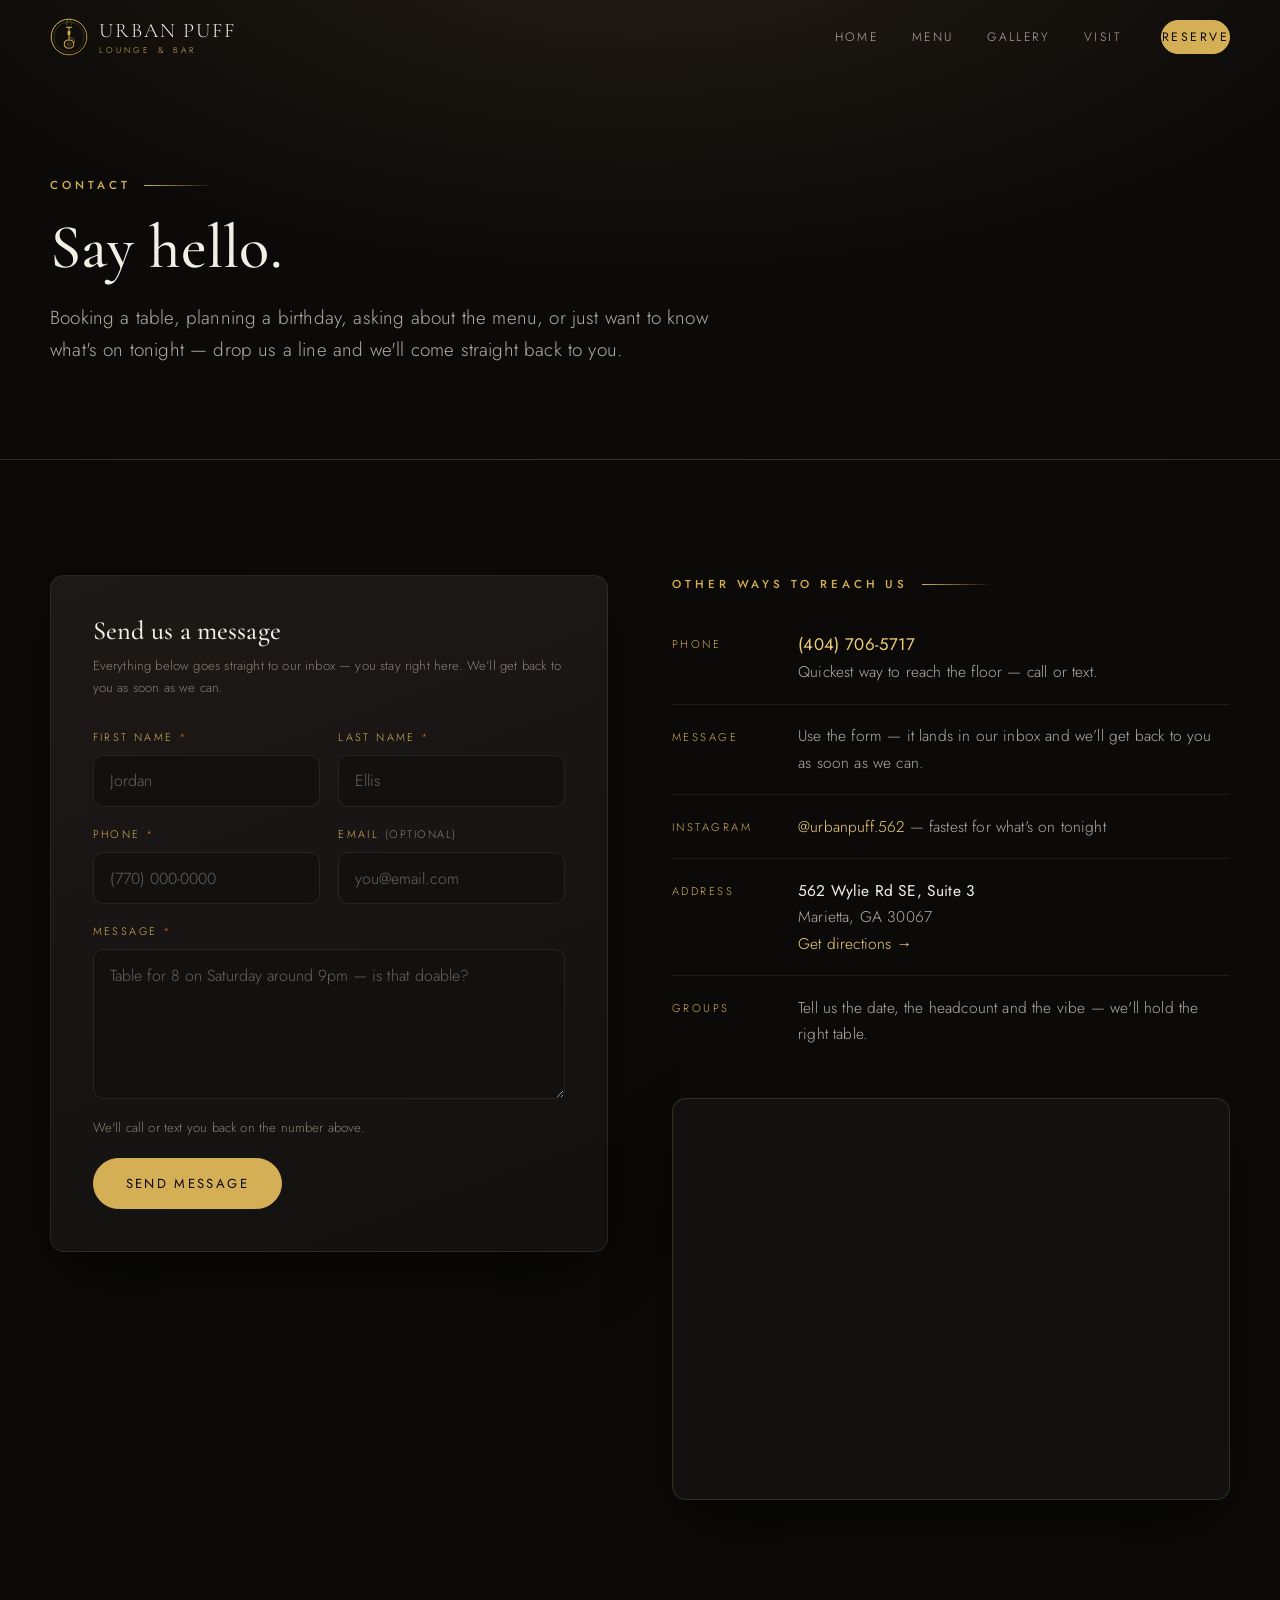
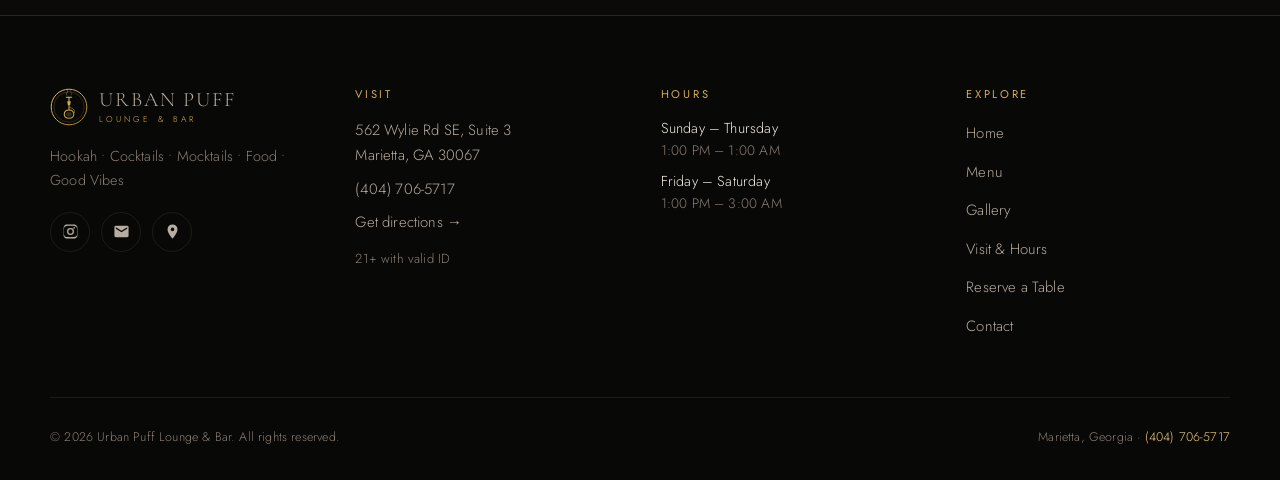
<file: contact.html>
<!DOCTYPE html>
<html lang="en">
<head>
<meta charset="utf-8">
<meta name="viewport" content="width=device-width, initial-scale=1">
<title>Contact Us | Urban Puff Hookah Lounge &amp; Bar, Marietta</title>
<meta name="description" content="Get in touch with Urban Puff Lounge &amp; Bar, Marietta GA about bookings, large groups, birthdays or the menu. We’ll get back to you as soon as we can.">
<meta name="robots" content="index, follow, max-image-preview:large, max-snippet:-1, max-video-preview:-1">
<link rel="canonical" href="https://urbanpufflounge.com/contact.html">
<meta name="theme-color" content="#0b0a09">
<meta name="author" content="Urban Puff Lounge &amp; Bar">
<meta name="keywords" content="Urban Puff Lounge &amp; Bar, Urban Puff Lounge and Bar, Urban Puff Marietta, hookah lounge Marietta GA, hookah bar near me, premium hookah lounge Atlanta, shisha Marietta, hookah and food Marietta, cocktail bar Marietta, mocktail bar Marietta, bar Marietta GA, late night bar Marietta, work from lounge Marietta, places to work remotely Marietta GA, free wifi Marietta, laptop friendly Marietta, Cobb County hookah lounge">

<meta name="geo.region" content="US-GA">
<meta name="geo.placename" content="Marietta, GA">
<meta name="geo.position" content="33.9381686;-84.511845">
<meta name="ICBM" content="33.9381686, -84.511845">

<meta property="og:type" content="website">
<meta property="og:site_name" content="Urban Puff Lounge &amp; Bar">
<meta property="og:title" content="Contact Us | Urban Puff Hookah Lounge &amp; Bar, Marietta">
<meta property="og:description" content="Get in touch with Urban Puff Lounge &amp; Bar, Marietta GA about bookings, large groups, birthdays or the menu. We’ll get back to you as soon as we can.">
<meta property="og:url" content="https://urbanpufflounge.com/contact.html">
<meta property="og:locale" content="en_US">
<meta property="og:image" content="https://urbanpufflounge.com/assets/img/og-image.jpg">
<meta property="og:image:width" content="1200">
<meta property="og:image:height" content="630">
<meta property="og:image:alt" content="Urban Puff Lounge &amp; Bar — premium hookah lounge in Marietta, Georgia">
<meta name="twitter:card" content="summary_large_image">
<meta name="twitter:title" content="Contact Us | Urban Puff Hookah Lounge &amp; Bar, Marietta">
<meta name="twitter:description" content="Get in touch with Urban Puff Lounge &amp; Bar, Marietta GA about bookings, large groups, birthdays or the menu. We’ll get back to you as soon as we can.">
<meta name="twitter:image" content="https://urbanpufflounge.com/assets/img/og-image.jpg">

<link rel="icon" href="favicon.svg" type="image/svg+xml">
<link rel="apple-touch-icon" href="assets/img/logo.svg">

<link rel="preconnect" href="https://fonts.googleapis.com">
<link rel="preconnect" href="https://fonts.gstatic.com" crossorigin>
<link href="https://fonts.googleapis.com/css2?family=Cormorant+Garamond:ital,wght@0,400;0,500;0,600;1,400&family=Jost:wght@200;300;400;500&display=swap" rel="stylesheet">
<link rel="stylesheet" href="assets/css/styles.css">
<script>document.documentElement.className += " js";</script>
<script type="application/ld+json">
{"@context":"https://schema.org","@type":"BreadcrumbList","itemListElement":[
{"@type":"ListItem","position":1,"name":"Home","item":"https://urbanpufflounge.com/"},
{"@type":"ListItem","position":2,"name":"Contact","item":"https://urbanpufflounge.com/contact.html"}]}
</script>
</head>
<body>
<a class="skip-link" href="#main">Skip to content</a>
<header class="site-header">
  <nav class="wrap nav" aria-label="Main">
    <a class="brand" href="index.html">
      <img class="brand__mark" src="assets/img/logo.svg" alt="" width="38" height="38">
      <span class="brand__name">Urban Puff<span class="brand__sub">Lounge &amp; Bar</span></span>
    </a>
    <button class="nav__toggle" aria-expanded="false" aria-controls="nav-links" aria-label="Menu">
      <span></span><span></span><span></span>
    </button>
    <div class="nav__links" id="nav-links">
      <a href="index.html">Home</a><a href="menu.html">Menu</a><a href="gallery.html">Gallery</a><a href="visit.html">Visit</a>
      <a class="btn btn--solid nav__cta" href="reserve.html">Reserve</a>
    </div>
  </nav>
</header>
<main id="main">
<section class="page-head">
  <div class="wrap page-head__inner">
    <p class="eyebrow">Contact</p>
    <h1>Say hello.</h1>
    <p class="lede">Booking a table, planning a birthday, asking about the menu, or just want to know what's on tonight — drop us a line and we'll come straight back to you.</p>
  </div>
</section>
<section class="section">
  <div class="wrap">
    <div class="split" style="align-items:start">
      <div class="reveal">
        <div class="form-panel">
          <h2 class="panel-head">Send us a message</h2>
          <p class="form__note" style="margin-bottom:1.8rem">Everything below goes straight to our inbox &mdash; you stay right here. We’ll get back to you as soon as we can.</p>

          <div class="form-status" data-form-status aria-live="polite"></div>

          <!-- Delivered by FormSubmit (https://formsubmit.co) — no server, no signup.
               data-endpoint is the AJAX endpoint: assets/js/main.js posts there in the
               background, so the visitor stays on this page and sees an inline
               confirmation instead of being bounced to a third-party screen.
               `action` and `_next` are the fallback for visitors with JavaScript off. -->
          <!-- Endpoint set at runtime by assets/js/forms.js — see the note on the
               contact page and SITE["form_token"] in tools/build.py. -->
          <form class="form" data-validate data-form action="https://formsubmit.co/107255ed9e810f4577564bb36d288488" method="POST">
            <input type="hidden" name="_subject" value="New message from urbanpufflounge.com">
            <input type="hidden" name="_template" value="table">
            <input type="hidden" name="_captcha" value="false">
            <input type="hidden" name="_next" value="https://urbanpufflounge.com/thank-you.html">
            <input type="hidden" name="_autoresponse" value="Thanks for reaching out to Urban Puff Lounge &amp; Bar. We've got your message and someone from the team will get back to you as soon as we can. — 562 Wylie Rd SE, Suite 3, Marietta, GA 30067">
            <input type="text" name="_honey" class="hp" tabindex="-1" autocomplete="off" aria-hidden="true">

            <div class="form__row">
              <div class="field">
                <label for="first">First name <span class="req">*</span></label>
                <input id="first" name="First Name" type="text" autocomplete="given-name" placeholder="Jordan" required>
                <span class="err"></span>
              </div>
              <div class="field">
                <label for="last">Last name <span class="req">*</span></label>
                <input id="last" name="Last Name" type="text" autocomplete="family-name" placeholder="Ellis" required>
                <span class="err"></span>
              </div>
            </div>

            <div class="form__row">
              <div class="field">
                <label for="phone">Phone <span class="req">*</span></label>
                <input id="phone" name="Phone" type="tel" autocomplete="tel" placeholder="(770) 000-0000" required>
                <span class="err"></span>
              </div>
              <div class="field">
                <label for="email">Email <span class="opt">(optional)</span></label>
                <input id="email" name="Email" type="email" autocomplete="email" placeholder="you@email.com">
                <span class="err"></span>
              </div>
            </div>

            <div class="field">
              <label for="message">Message <span class="req">*</span></label>
              <textarea id="message" name="Message" placeholder="Table for 8 on Saturday around 9pm — is that doable?" required></textarea>
              <span class="err"></span>
            </div>

            <p class="form__note">We'll call or text you back on the number above.</p>
            <div class="btn-row">
              <button class="btn btn--solid" type="submit">Send message</button>
            </div>
          </form>
        </div>
      </div>

      <div class="reveal">
        <p class="eyebrow">Other ways to reach us</p>
        <ul class="info-list">
          <li><span class="info-list__label">Phone</span><span class="info-list__value"><a href="tel:+14047065717"><strong>(404) 706-5717</strong></a><br>Quickest way to reach the floor — call or text.</span></li>
          <li><span class="info-list__label">Message</span><span class="info-list__value">Use the form — it lands in our inbox and we’ll get back to you as soon as we can.</span></li>
          <li><span class="info-list__label">Instagram</span><span class="info-list__value"><a href="https://www.instagram.com/urbanpuff.562/" target="_blank" rel="noopener">@urbanpuff.562</a> — fastest for what's on tonight</span></li>
          <li><span class="info-list__label">Address</span><span class="info-list__value"><strong>562 Wylie Rd SE, Suite 3</strong><br>Marietta, GA 30067<br><a href="https://maps.app.goo.gl/qtieLH7uMNx3AroJ8" target="_blank" rel="noopener">Get directions &rarr;</a></span></li>
          <li><span class="info-list__label">Groups</span><span class="info-list__value">Tell us the date, the headcount and the vibe — we'll hold the right table.</span></li>
        </ul>
        <div class="map-frame" style="margin-top:2rem">
          <iframe title="Map to Urban Puff Lounge &amp; Bar" loading="lazy" referrerpolicy="no-referrer-when-downgrade"
            src="https://www.google.com/maps?q=562%20Wylie%20Rd%20SE%2C%20Suite%203%2C%20Marietta%2C%20GA%2030067&output=embed"></iframe>
        </div>
      </div>
    </div>
  </div>
</section></main>

<div class="action-bar" aria-label="Quick actions">
  <a href="tel:+14047065717"><svg viewBox="0 0 24 24" aria-hidden="true"><path d="M6.5 3h3l1.5 4-2 1.5a12 12 0 006.5 6.5L17 13l4 1.5v3a2 2 0 01-2.2 2A16.5 16.5 0 014.5 5.2 2 2 0 016.5 3z"/></svg><span>Call</span></a>
  <a href="reserve.html"><svg viewBox="0 0 24 24" aria-hidden="true"><rect x="3" y="5" width="18" height="16" rx="2"/><path d="M3 10h18M8 3v4M16 3v4"/></svg><span>Reserve</span></a>
  <a href="https://maps.app.goo.gl/qtieLH7uMNx3AroJ8" target="_blank" rel="noopener"><svg viewBox="0 0 24 24" aria-hidden="true"><path d="M12 21s7-7.2 7-12a7 7 0 10-14 0c0 4.8 7 12 7 12z"/><circle cx="12" cy="9" r="2.6"/></svg><span>Directions</span></a>
</div>

<footer class="site-footer">
  <div class="wrap">
    <div class="footer-grid">
      <div>
        <a class="brand" href="index.html" style="margin-bottom:1.1rem">
          <img class="brand__mark" src="assets/img/logo.svg" alt="" width="38" height="38">
          <span class="brand__name">Urban Puff<span class="brand__sub">Lounge &amp; Bar</span></span>
        </a>
        <p style="color:var(--text-faint);font-size:.9rem;max-width:30ch">Hookah • Cocktails • Mocktails • Food • Good Vibes</p>
        <div class="socials" style="margin-top:1.2rem">
          <a href="https://www.instagram.com/urbanpuff.562/" target="_blank" rel="noopener" aria-label="Instagram"><svg viewBox="0 0 24 24" aria-hidden="true"><path d="M12 2.2c3.2 0 3.6 0 4.9.07 1.2.05 1.8.25 2.2.42.6.22 1 .48 1.4.9.4.4.7.8.9 1.4.2.4.4 1 .4 2.2.1 1.3.1 1.7.1 4.9s0 3.6-.1 4.9c0 1.2-.2 1.8-.4 2.2-.2.6-.5 1-.9 1.4-.4.4-.8.7-1.4.9-.4.2-1 .4-2.2.4-1.3.1-1.7.1-4.9.1s-3.6 0-4.9-.1c-1.2 0-1.8-.2-2.2-.4-.6-.2-1-.5-1.4-.9-.4-.4-.7-.8-.9-1.4-.2-.4-.4-1-.4-2.2C2.2 15.6 2.2 15.2 2.2 12s0-3.6.1-4.9c0-1.2.2-1.8.4-2.2.2-.6.5-1 .9-1.4.4-.4.8-.7 1.4-.9.4-.2 1-.4 2.2-.4C8.4 2.2 8.8 2.2 12 2.2zm0 1.8c-3.1 0-3.5 0-4.7.07-1.1.05-1.7.24-2.1.4-.5.2-.9.44-1.3.83-.4.4-.63.8-.83 1.3-.16.4-.35 1-.4 2.1C2.6 9.9 2.6 10.3 2.6 12s0 2.1.07 3.3c.05 1.1.24 1.7.4 2.1.2.5.44.9.83 1.3.4.4.8.63 1.3.83.4.16 1 .35 2.1.4 1.2.07 1.6.07 4.7.07s3.5 0 4.7-.07c1.1-.05 1.7-.24 2.1-.4.5-.2.9-.44 1.3-.83.4-.4.63-.8.83-1.3.16-.4.35-1 .4-2.1.07-1.2.07-1.6.07-3.3s0-2.1-.07-3.3c-.05-1.1-.24-1.7-.4-2.1-.2-.5-.44-.9-.83-1.3-.4-.4-.8-.63-1.3-.83-.4-.16-1-.35-2.1-.4C15.5 4 15.1 4 12 4zm0 3.1a4.9 4.9 0 110 9.8 4.9 4.9 0 010-9.8zm0 8a3.1 3.1 0 100-6.2 3.1 3.1 0 000 6.2zm6.3-8.2a1.15 1.15 0 11-2.3 0 1.15 1.15 0 012.3 0z"/></svg></a>
          <a href="contact.html" aria-label="Send us a message"><svg viewBox="0 0 24 24" aria-hidden="true"><path d="M20 4H4a2 2 0 00-2 2v12a2 2 0 002 2h16a2 2 0 002-2V6a2 2 0 00-2-2zm0 4.24l-8 4.99-8-4.99V6l8 5 8-5v2.24z"/></svg></a>
          <a href="https://maps.app.goo.gl/qtieLH7uMNx3AroJ8" target="_blank" rel="noopener" aria-label="Directions"><svg viewBox="0 0 24 24" aria-hidden="true"><path d="M12 2a7 7 0 00-7 7c0 5.25 7 13 7 13s7-7.75 7-13a7 7 0 00-7-7zm0 9.5A2.5 2.5 0 1112 6.5a2.5 2.5 0 010 5z"/></svg></a>
        </div>
      </div>
      <div>
        <h2 class="footer-head">Visit</h2>
        <p>562 Wylie Rd SE, Suite 3<br>Marietta, GA 30067</p>
        <p><a href="tel:+14047065717">(404) 706-5717</a></p>
        <p><a href="https://maps.app.goo.gl/qtieLH7uMNx3AroJ8" target="_blank" rel="noopener">Get directions &rarr;</a></p>
        <p style="font-size:.82rem;color:var(--text-faint);margin-top:.8rem">21+ with valid ID</p>
      </div>
      <div>
        <h2 class="footer-head">Hours</h2>
        <ul style="font-size:.9rem;line-height:1.5"><li><span style="color:var(--text)">Sunday – Thursday</span><br><span style="color:var(--text-faint);font-size:.86rem">1:00 PM – 1:00 AM</span></li><li><span style="color:var(--text)">Friday – Saturday</span><br><span style="color:var(--text-faint);font-size:.86rem">1:00 PM – 3:00 AM</span></li></ul>
      </div>
      <div>
        <h2 class="footer-head">Explore</h2>
        <ul>
          <li><a href="index.html">Home</a></li>
          <li><a href="menu.html">Menu</a></li>
          <li><a href="gallery.html">Gallery</a></li>
          <li><a href="visit.html">Visit &amp; Hours</a></li>
          <li><a href="reserve.html">Reserve a Table</a></li>
          <li><a href="contact.html">Contact</a></li>
        </ul>
      </div>
    </div>
    <div class="footer-bottom">
      <span>&copy; <span data-year>2026</span> Urban Puff Lounge &amp; Bar. All rights reserved.</span>
      <span>Marietta, Georgia &middot; <a href="tel:+14047065717">(404) 706-5717</a></span>
    </div>
  </div>
</footer>
<script src="assets/js/main.js"></script>
<script src="assets/js/hours.js"></script>
<script src="assets/js/forms.js"></script>
</body>
</html>
</file>
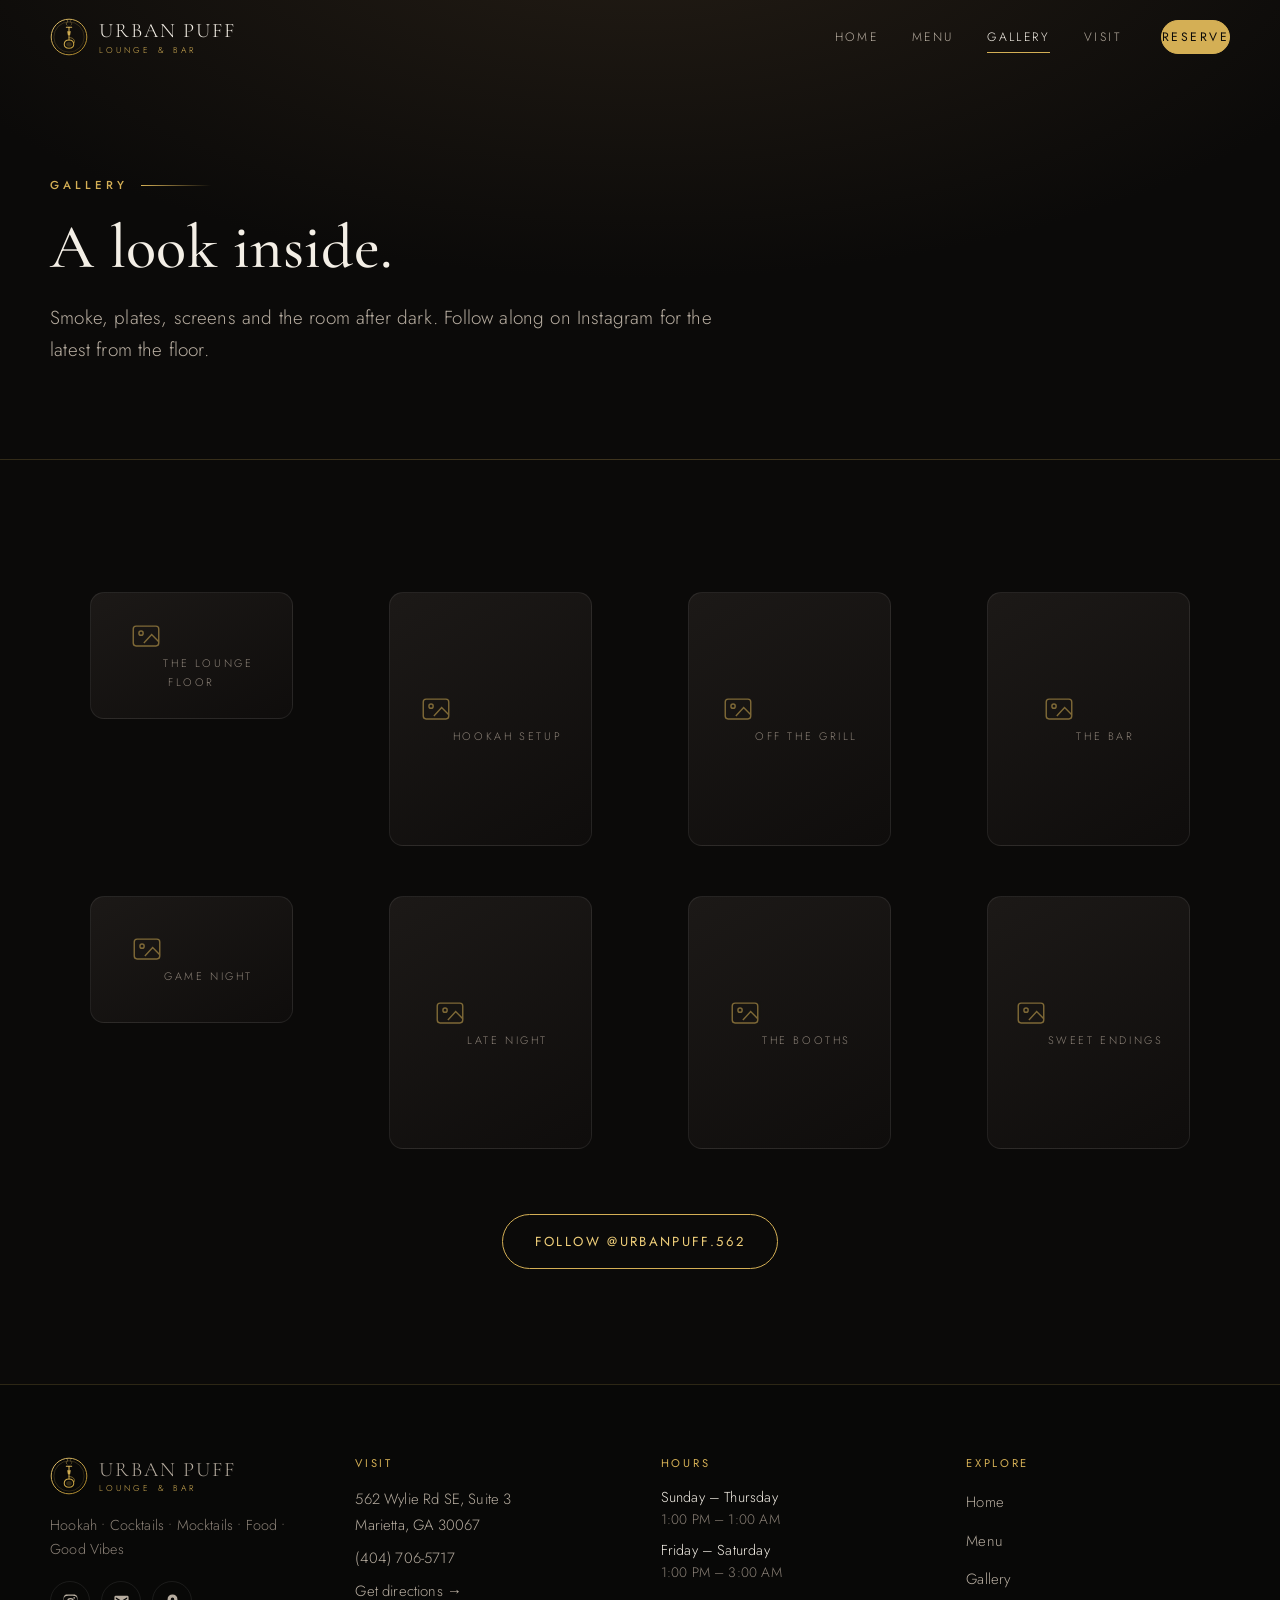
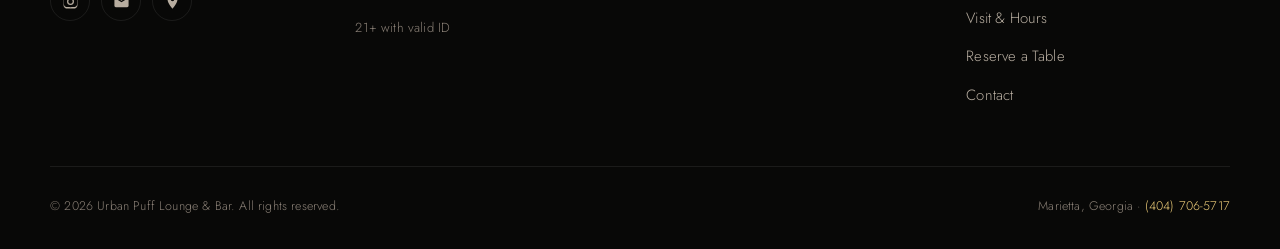
<file: gallery.html>
<!DOCTYPE html>
<html lang="en">
<head>
<meta charset="utf-8">
<meta name="viewport" content="width=device-width, initial-scale=1">
<title>Inside Our Hookah Lounge | Urban Puff, Marietta GA</title>
<meta name="description" content="A look inside Urban Puff Lounge &amp; Bar in Marietta, Georgia — the lounge floor, hookah setups, food off the grill, the full bar and the room after dark.">
<meta name="robots" content="index, follow, max-image-preview:large, max-snippet:-1, max-video-preview:-1">
<link rel="canonical" href="https://urbanpufflounge.com/gallery.html">
<meta name="theme-color" content="#0b0a09">
<meta name="author" content="Urban Puff Lounge &amp; Bar">
<meta name="keywords" content="Urban Puff Lounge &amp; Bar, Urban Puff Lounge and Bar, Urban Puff Marietta, hookah lounge Marietta GA, hookah bar near me, premium hookah lounge Atlanta, shisha Marietta, hookah and food Marietta, cocktail bar Marietta, mocktail bar Marietta, bar Marietta GA, late night bar Marietta, work from lounge Marietta, places to work remotely Marietta GA, free wifi Marietta, laptop friendly Marietta, Cobb County hookah lounge">

<meta name="geo.region" content="US-GA">
<meta name="geo.placename" content="Marietta, GA">
<meta name="geo.position" content="33.9381686;-84.511845">
<meta name="ICBM" content="33.9381686, -84.511845">

<meta property="og:type" content="website">
<meta property="og:site_name" content="Urban Puff Lounge &amp; Bar">
<meta property="og:title" content="Inside Our Hookah Lounge | Urban Puff, Marietta GA">
<meta property="og:description" content="A look inside Urban Puff Lounge &amp; Bar in Marietta, Georgia — the lounge floor, hookah setups, food off the grill, the full bar and the room after dark.">
<meta property="og:url" content="https://urbanpufflounge.com/gallery.html">
<meta property="og:locale" content="en_US">
<meta property="og:image" content="https://urbanpufflounge.com/assets/img/og-image.jpg">
<meta property="og:image:width" content="1200">
<meta property="og:image:height" content="630">
<meta property="og:image:alt" content="Urban Puff Lounge &amp; Bar — premium hookah lounge in Marietta, Georgia">
<meta name="twitter:card" content="summary_large_image">
<meta name="twitter:title" content="Inside Our Hookah Lounge | Urban Puff, Marietta GA">
<meta name="twitter:description" content="A look inside Urban Puff Lounge &amp; Bar in Marietta, Georgia — the lounge floor, hookah setups, food off the grill, the full bar and the room after dark.">
<meta name="twitter:image" content="https://urbanpufflounge.com/assets/img/og-image.jpg">

<link rel="icon" href="favicon.svg" type="image/svg+xml">
<link rel="apple-touch-icon" href="assets/img/logo.svg">

<link rel="preconnect" href="https://fonts.googleapis.com">
<link rel="preconnect" href="https://fonts.gstatic.com" crossorigin>
<link href="https://fonts.googleapis.com/css2?family=Cormorant+Garamond:ital,wght@0,400;0,500;0,600;1,400&family=Jost:wght@200;300;400;500&display=swap" rel="stylesheet">
<link rel="stylesheet" href="assets/css/styles.css">
<script>document.documentElement.className += " js";</script>
<script type="application/ld+json">
{"@context":"https://schema.org","@type":"BreadcrumbList","itemListElement":[
{"@type":"ListItem","position":1,"name":"Home","item":"https://urbanpufflounge.com/"},
{"@type":"ListItem","position":2,"name":"Gallery","item":"https://urbanpufflounge.com/gallery.html"}]}
</script>
</head>
<body>
<a class="skip-link" href="#main">Skip to content</a>
<header class="site-header">
  <nav class="wrap nav" aria-label="Main">
    <a class="brand" href="index.html">
      <img class="brand__mark" src="assets/img/logo.svg" alt="" width="38" height="38">
      <span class="brand__name">Urban Puff<span class="brand__sub">Lounge &amp; Bar</span></span>
    </a>
    <button class="nav__toggle" aria-expanded="false" aria-controls="nav-links" aria-label="Menu">
      <span></span><span></span><span></span>
    </button>
    <div class="nav__links" id="nav-links">
      <a href="index.html">Home</a><a href="menu.html">Menu</a><a href="gallery.html" aria-current="page">Gallery</a><a href="visit.html">Visit</a>
      <a class="btn btn--solid nav__cta" href="reserve.html">Reserve</a>
    </div>
  </nav>
</header>
<main id="main">
<section class="page-head">
  <div class="wrap page-head__inner">
    <p class="eyebrow">Gallery</p>
    <h1>A look inside.</h1>
    <p class="lede">Smoke, plates, screens and the room after dark. Follow along on Instagram for the latest from the floor.</p>
  </div>
</section>
<section class="section">
  <div class="wrap">
    <div class="gallery">
      <figure class="tile tile--wide reveal">
        <!-- Replace this placeholder with: <img src="assets/img/01.jpg" alt="The lounge floor" loading="lazy"> -->
        <figcaption class="tile__ph"><svg viewBox="0 0 24 24" aria-hidden="true"><rect x="3" y="5" width="18" height="14" rx="2"/><circle cx="8.5" cy="10" r="1.5"/><path d="M21 16l-5-5-5.5 6"/></svg>The lounge floor</figcaption>
      </figure>
      <figure class="tile  reveal">
        <!-- Replace this placeholder with: <img src="assets/img/02.jpg" alt="Hookah setup" loading="lazy"> -->
        <figcaption class="tile__ph"><svg viewBox="0 0 24 24" aria-hidden="true"><rect x="3" y="5" width="18" height="14" rx="2"/><circle cx="8.5" cy="10" r="1.5"/><path d="M21 16l-5-5-5.5 6"/></svg>Hookah setup</figcaption>
      </figure>
      <figure class="tile  reveal">
        <!-- Replace this placeholder with: <img src="assets/img/03.jpg" alt="Off the grill" loading="lazy"> -->
        <figcaption class="tile__ph"><svg viewBox="0 0 24 24" aria-hidden="true"><rect x="3" y="5" width="18" height="14" rx="2"/><circle cx="8.5" cy="10" r="1.5"/><path d="M21 16l-5-5-5.5 6"/></svg>Off the grill</figcaption>
      </figure>
      <figure class="tile  reveal">
        <!-- Replace this placeholder with: <img src="assets/img/04.jpg" alt="The bar" loading="lazy"> -->
        <figcaption class="tile__ph"><svg viewBox="0 0 24 24" aria-hidden="true"><rect x="3" y="5" width="18" height="14" rx="2"/><circle cx="8.5" cy="10" r="1.5"/><path d="M21 16l-5-5-5.5 6"/></svg>The bar</figcaption>
      </figure>
      <figure class="tile tile--wide reveal">
        <!-- Replace this placeholder with: <img src="assets/img/05.jpg" alt="Game night" loading="lazy"> -->
        <figcaption class="tile__ph"><svg viewBox="0 0 24 24" aria-hidden="true"><rect x="3" y="5" width="18" height="14" rx="2"/><circle cx="8.5" cy="10" r="1.5"/><path d="M21 16l-5-5-5.5 6"/></svg>Game night</figcaption>
      </figure>
      <figure class="tile  reveal">
        <!-- Replace this placeholder with: <img src="assets/img/06.jpg" alt="Late night" loading="lazy"> -->
        <figcaption class="tile__ph"><svg viewBox="0 0 24 24" aria-hidden="true"><rect x="3" y="5" width="18" height="14" rx="2"/><circle cx="8.5" cy="10" r="1.5"/><path d="M21 16l-5-5-5.5 6"/></svg>Late night</figcaption>
      </figure>
      <figure class="tile  reveal">
        <!-- Replace this placeholder with: <img src="assets/img/07.jpg" alt="The booths" loading="lazy"> -->
        <figcaption class="tile__ph"><svg viewBox="0 0 24 24" aria-hidden="true"><rect x="3" y="5" width="18" height="14" rx="2"/><circle cx="8.5" cy="10" r="1.5"/><path d="M21 16l-5-5-5.5 6"/></svg>The booths</figcaption>
      </figure>
      <figure class="tile  reveal">
        <!-- Replace this placeholder with: <img src="assets/img/08.jpg" alt="Sweet endings" loading="lazy"> -->
        <figcaption class="tile__ph"><svg viewBox="0 0 24 24" aria-hidden="true"><rect x="3" y="5" width="18" height="14" rx="2"/><circle cx="8.5" cy="10" r="1.5"/><path d="M21 16l-5-5-5.5 6"/></svg>Sweet endings</figcaption>
      </figure>
    </div>
    <div class="center" style="margin-top:3rem">
      <a class="btn" href="https://www.instagram.com/urbanpuff.562/" target="_blank" rel="noopener">Follow @urbanpuff.562</a>
    </div>
  </div>
</section></main>

<div class="action-bar" aria-label="Quick actions">
  <a href="tel:+14047065717"><svg viewBox="0 0 24 24" aria-hidden="true"><path d="M6.5 3h3l1.5 4-2 1.5a12 12 0 006.5 6.5L17 13l4 1.5v3a2 2 0 01-2.2 2A16.5 16.5 0 014.5 5.2 2 2 0 016.5 3z"/></svg><span>Call</span></a>
  <a href="reserve.html"><svg viewBox="0 0 24 24" aria-hidden="true"><rect x="3" y="5" width="18" height="16" rx="2"/><path d="M3 10h18M8 3v4M16 3v4"/></svg><span>Reserve</span></a>
  <a href="https://maps.app.goo.gl/qtieLH7uMNx3AroJ8" target="_blank" rel="noopener"><svg viewBox="0 0 24 24" aria-hidden="true"><path d="M12 21s7-7.2 7-12a7 7 0 10-14 0c0 4.8 7 12 7 12z"/><circle cx="12" cy="9" r="2.6"/></svg><span>Directions</span></a>
</div>

<footer class="site-footer">
  <div class="wrap">
    <div class="footer-grid">
      <div>
        <a class="brand" href="index.html" style="margin-bottom:1.1rem">
          <img class="brand__mark" src="assets/img/logo.svg" alt="" width="38" height="38">
          <span class="brand__name">Urban Puff<span class="brand__sub">Lounge &amp; Bar</span></span>
        </a>
        <p style="color:var(--text-faint);font-size:.9rem;max-width:30ch">Hookah • Cocktails • Mocktails • Food • Good Vibes</p>
        <div class="socials" style="margin-top:1.2rem">
          <a href="https://www.instagram.com/urbanpuff.562/" target="_blank" rel="noopener" aria-label="Instagram"><svg viewBox="0 0 24 24" aria-hidden="true"><path d="M12 2.2c3.2 0 3.6 0 4.9.07 1.2.05 1.8.25 2.2.42.6.22 1 .48 1.4.9.4.4.7.8.9 1.4.2.4.4 1 .4 2.2.1 1.3.1 1.7.1 4.9s0 3.6-.1 4.9c0 1.2-.2 1.8-.4 2.2-.2.6-.5 1-.9 1.4-.4.4-.8.7-1.4.9-.4.2-1 .4-2.2.4-1.3.1-1.7.1-4.9.1s-3.6 0-4.9-.1c-1.2 0-1.8-.2-2.2-.4-.6-.2-1-.5-1.4-.9-.4-.4-.7-.8-.9-1.4-.2-.4-.4-1-.4-2.2C2.2 15.6 2.2 15.2 2.2 12s0-3.6.1-4.9c0-1.2.2-1.8.4-2.2.2-.6.5-1 .9-1.4.4-.4.8-.7 1.4-.9.4-.2 1-.4 2.2-.4C8.4 2.2 8.8 2.2 12 2.2zm0 1.8c-3.1 0-3.5 0-4.7.07-1.1.05-1.7.24-2.1.4-.5.2-.9.44-1.3.83-.4.4-.63.8-.83 1.3-.16.4-.35 1-.4 2.1C2.6 9.9 2.6 10.3 2.6 12s0 2.1.07 3.3c.05 1.1.24 1.7.4 2.1.2.5.44.9.83 1.3.4.4.8.63 1.3.83.4.16 1 .35 2.1.4 1.2.07 1.6.07 4.7.07s3.5 0 4.7-.07c1.1-.05 1.7-.24 2.1-.4.5-.2.9-.44 1.3-.83.4-.4.63-.8.83-1.3.16-.4.35-1 .4-2.1.07-1.2.07-1.6.07-3.3s0-2.1-.07-3.3c-.05-1.1-.24-1.7-.4-2.1-.2-.5-.44-.9-.83-1.3-.4-.4-.8-.63-1.3-.83-.4-.16-1-.35-2.1-.4C15.5 4 15.1 4 12 4zm0 3.1a4.9 4.9 0 110 9.8 4.9 4.9 0 010-9.8zm0 8a3.1 3.1 0 100-6.2 3.1 3.1 0 000 6.2zm6.3-8.2a1.15 1.15 0 11-2.3 0 1.15 1.15 0 012.3 0z"/></svg></a>
          <a href="contact.html" aria-label="Send us a message"><svg viewBox="0 0 24 24" aria-hidden="true"><path d="M20 4H4a2 2 0 00-2 2v12a2 2 0 002 2h16a2 2 0 002-2V6a2 2 0 00-2-2zm0 4.24l-8 4.99-8-4.99V6l8 5 8-5v2.24z"/></svg></a>
          <a href="https://maps.app.goo.gl/qtieLH7uMNx3AroJ8" target="_blank" rel="noopener" aria-label="Directions"><svg viewBox="0 0 24 24" aria-hidden="true"><path d="M12 2a7 7 0 00-7 7c0 5.25 7 13 7 13s7-7.75 7-13a7 7 0 00-7-7zm0 9.5A2.5 2.5 0 1112 6.5a2.5 2.5 0 010 5z"/></svg></a>
        </div>
      </div>
      <div>
        <h2 class="footer-head">Visit</h2>
        <p>562 Wylie Rd SE, Suite 3<br>Marietta, GA 30067</p>
        <p><a href="tel:+14047065717">(404) 706-5717</a></p>
        <p><a href="https://maps.app.goo.gl/qtieLH7uMNx3AroJ8" target="_blank" rel="noopener">Get directions &rarr;</a></p>
        <p style="font-size:.82rem;color:var(--text-faint);margin-top:.8rem">21+ with valid ID</p>
      </div>
      <div>
        <h2 class="footer-head">Hours</h2>
        <ul style="font-size:.9rem;line-height:1.5"><li><span style="color:var(--text)">Sunday – Thursday</span><br><span style="color:var(--text-faint);font-size:.86rem">1:00 PM – 1:00 AM</span></li><li><span style="color:var(--text)">Friday – Saturday</span><br><span style="color:var(--text-faint);font-size:.86rem">1:00 PM – 3:00 AM</span></li></ul>
      </div>
      <div>
        <h2 class="footer-head">Explore</h2>
        <ul>
          <li><a href="index.html">Home</a></li>
          <li><a href="menu.html">Menu</a></li>
          <li><a href="gallery.html">Gallery</a></li>
          <li><a href="visit.html">Visit &amp; Hours</a></li>
          <li><a href="reserve.html">Reserve a Table</a></li>
          <li><a href="contact.html">Contact</a></li>
        </ul>
      </div>
    </div>
    <div class="footer-bottom">
      <span>&copy; <span data-year>2026</span> Urban Puff Lounge &amp; Bar. All rights reserved.</span>
      <span>Marietta, Georgia &middot; <a href="tel:+14047065717">(404) 706-5717</a></span>
    </div>
  </div>
</footer>
<script src="assets/js/main.js"></script>
<script src="assets/js/hours.js"></script>
<script src="assets/js/forms.js"></script>
</body>
</html>
</file>
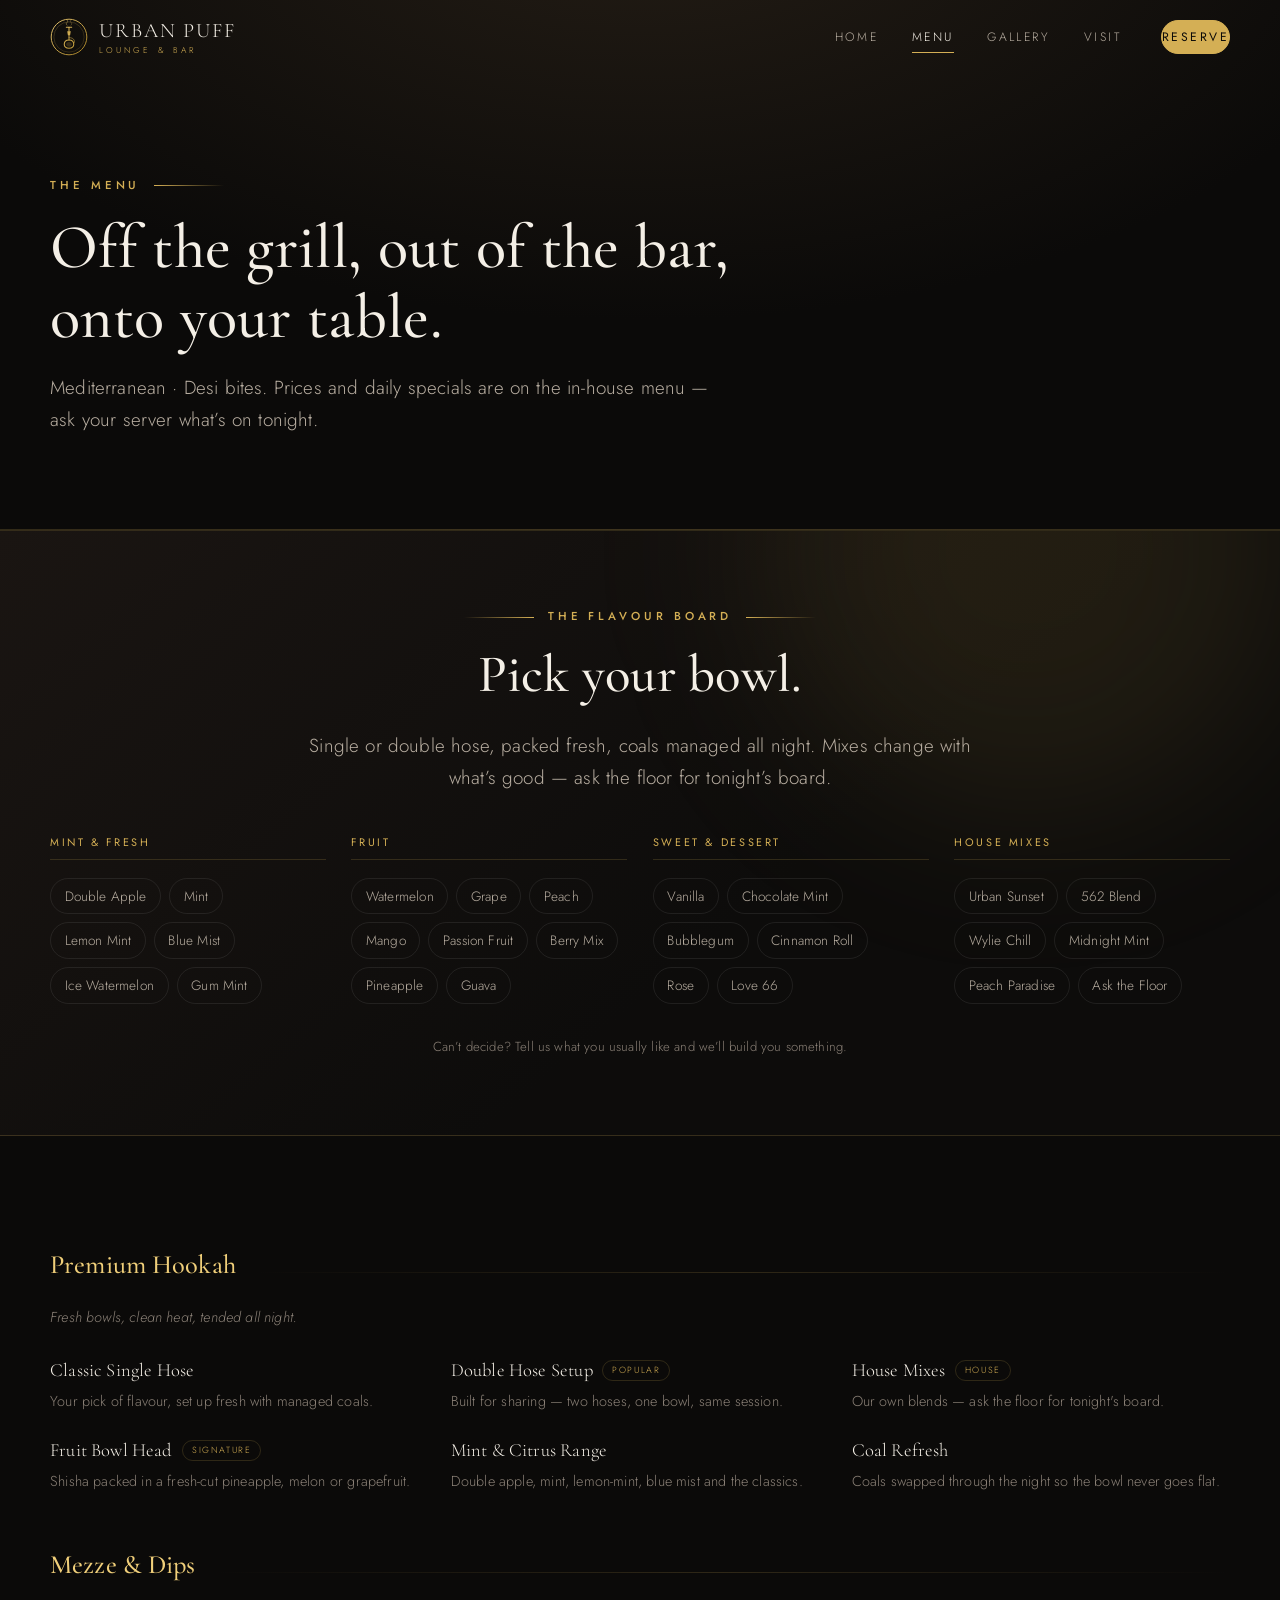
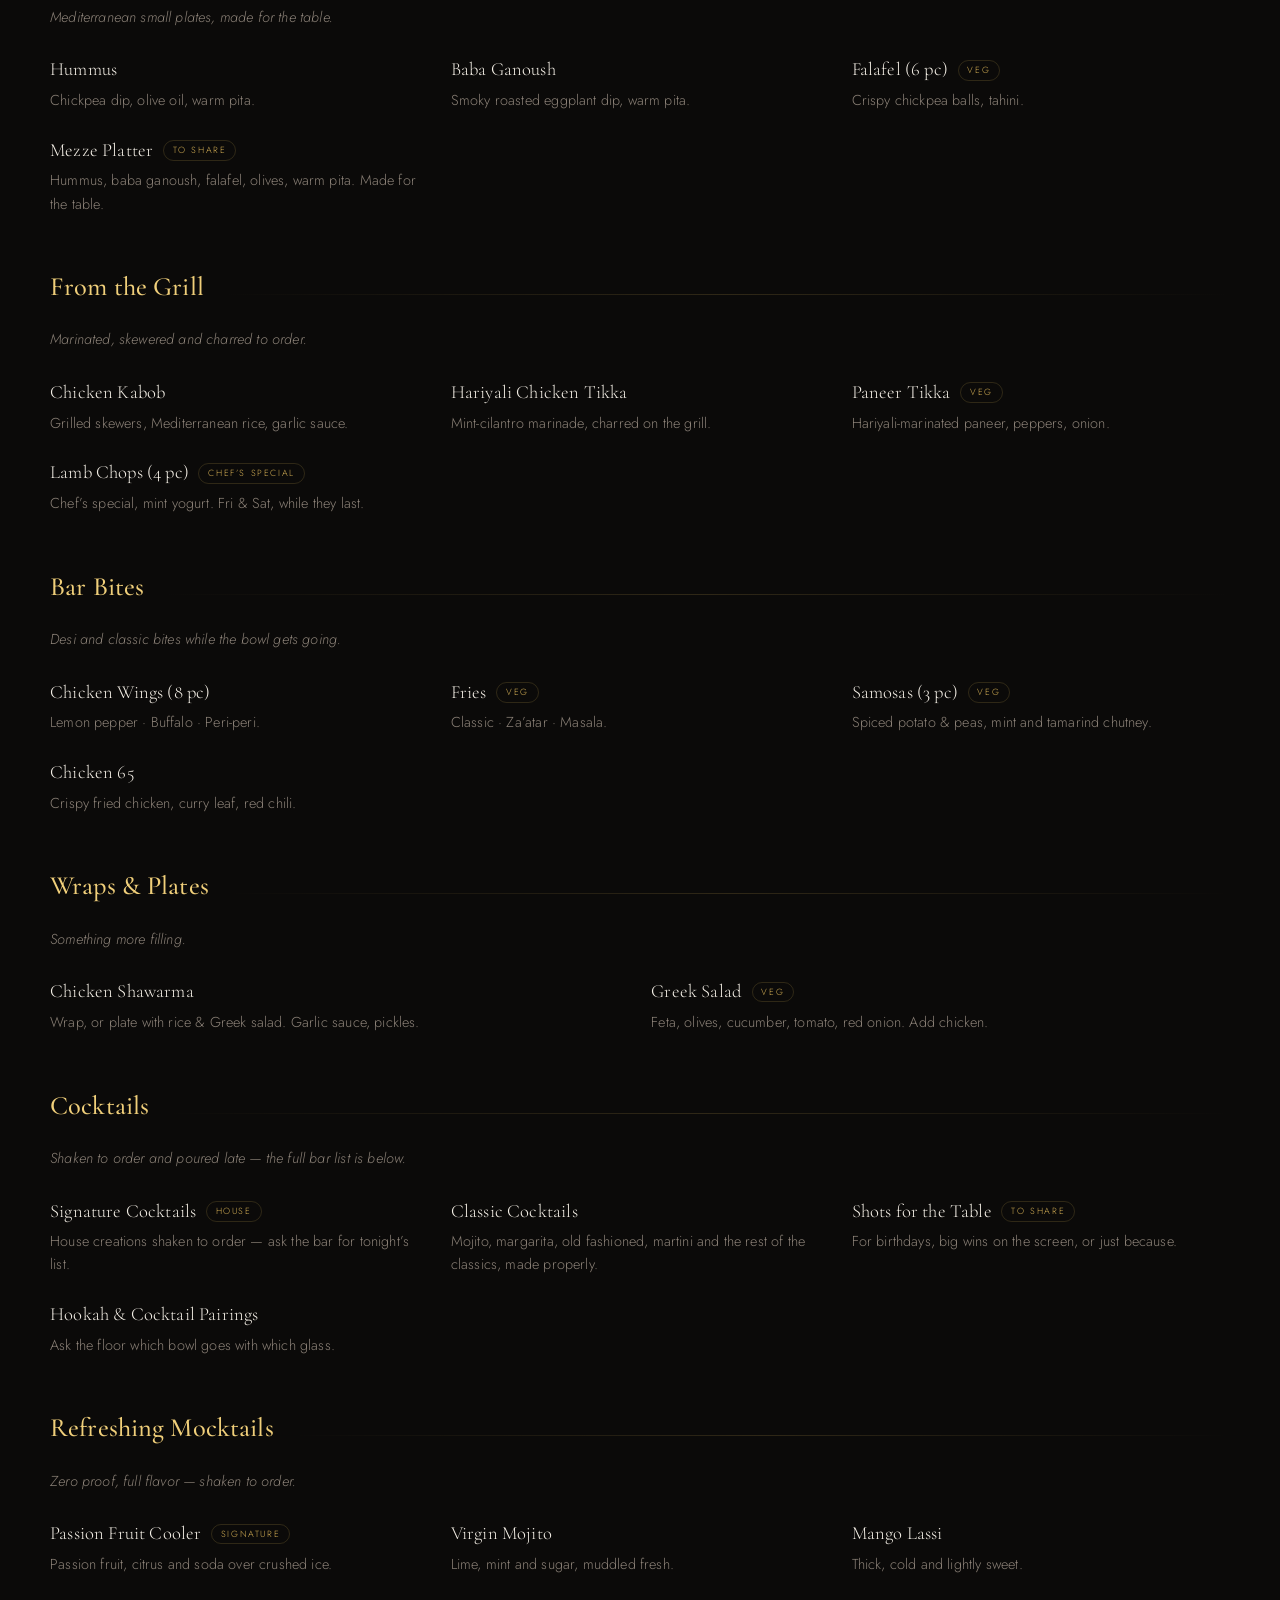
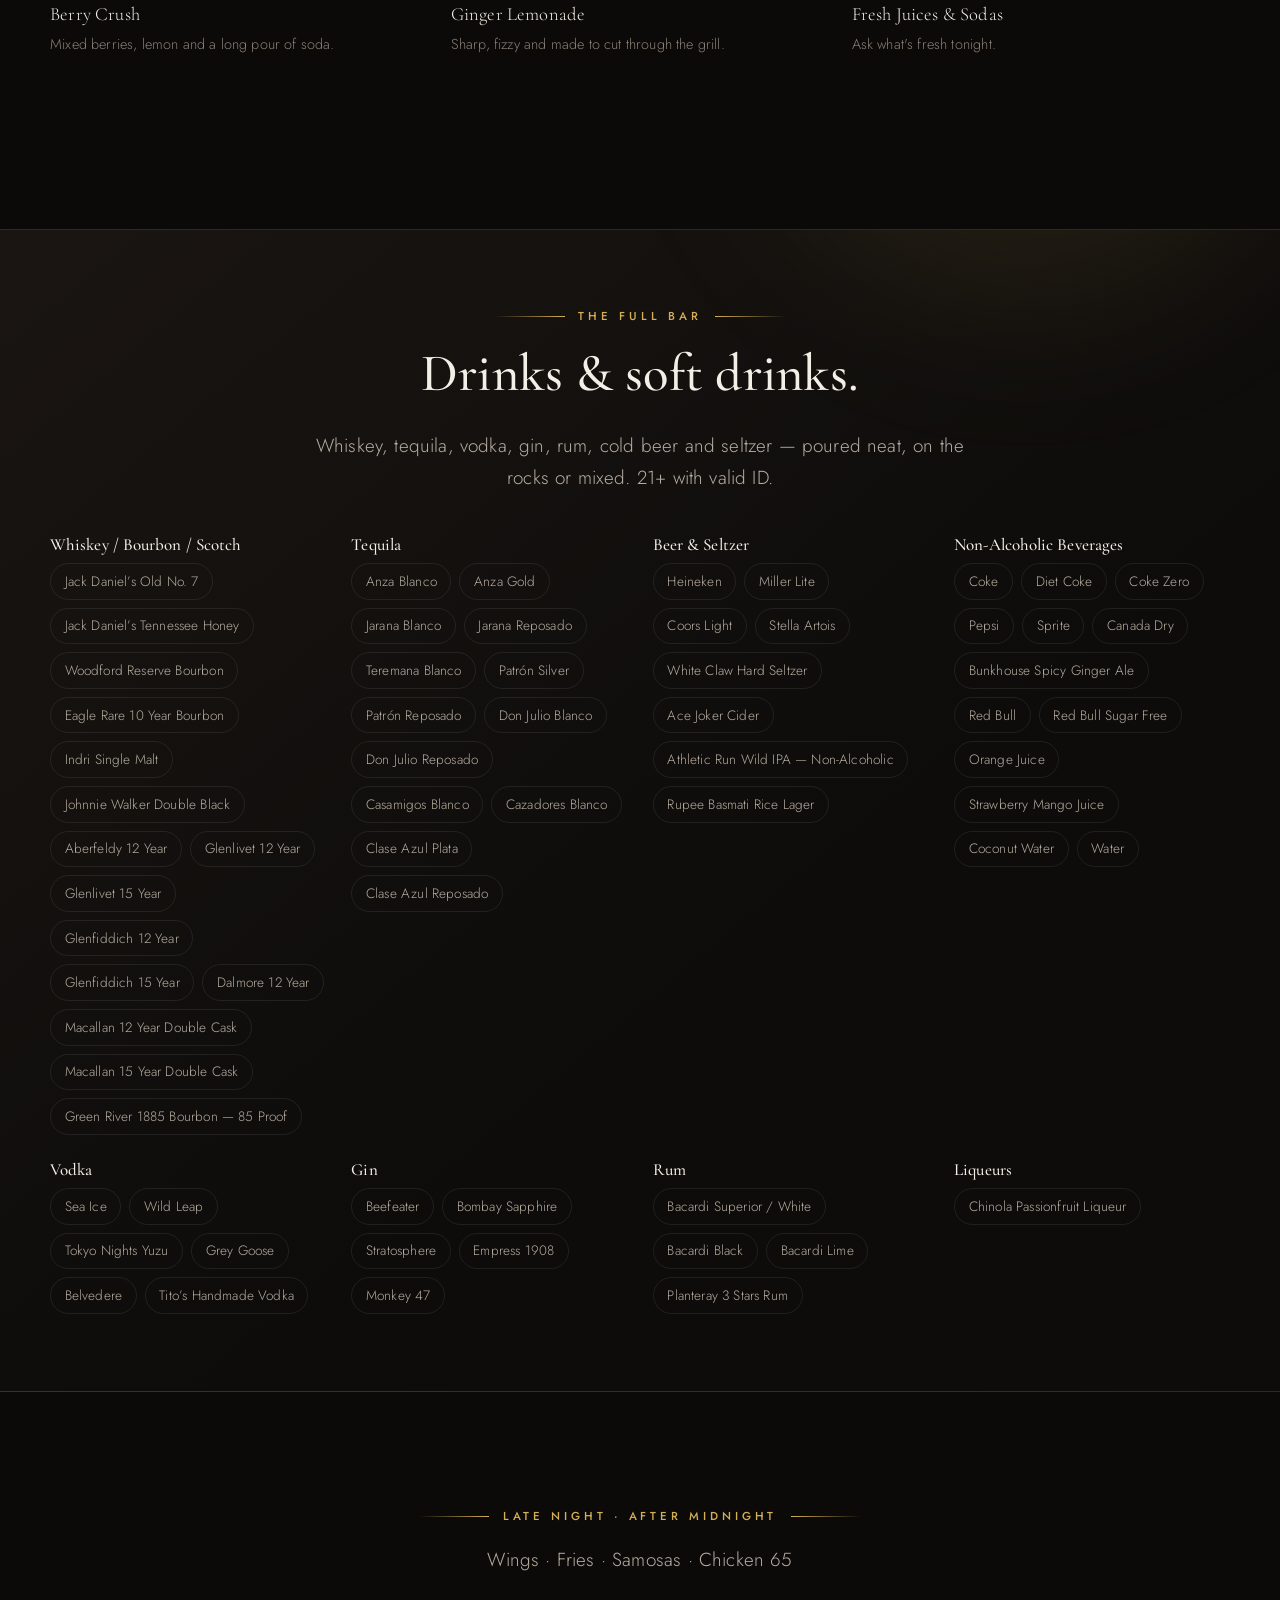
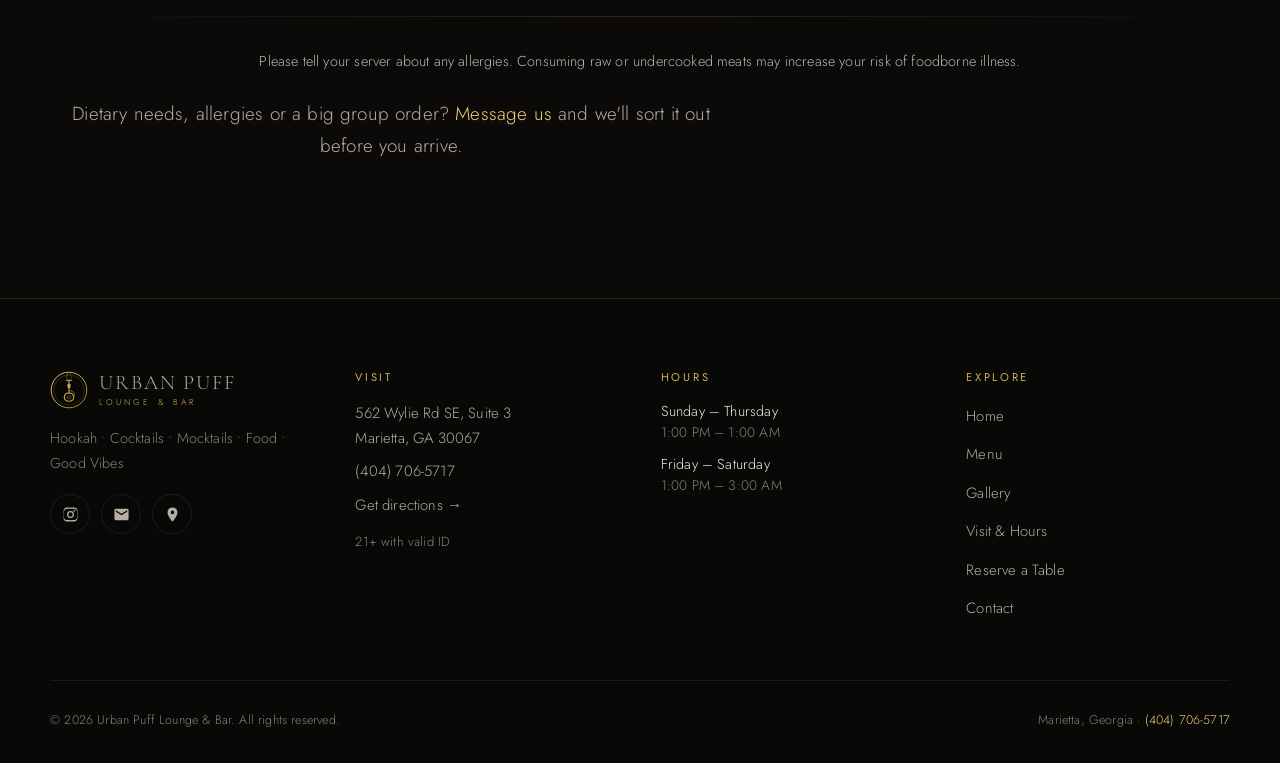
<file: menu.html>
<!DOCTYPE html>
<html lang="en">
<head>
<meta charset="utf-8">
<meta name="viewport" content="width=device-width, initial-scale=1">
<title>Hookah Flavours &amp; Food Menu | Urban Puff, Marietta GA</title>
<meta name="description" content="The full shisha flavour board and kitchen menu at Urban Puff Lounge, Marietta — house hookah mixes, mezze and dips, kabobs and tikka, wings, shawarma, craft cocktails, mocktails and the full bar.">
<meta name="robots" content="index, follow, max-image-preview:large, max-snippet:-1, max-video-preview:-1">
<link rel="canonical" href="https://urbanpufflounge.com/menu.html">
<meta name="theme-color" content="#0b0a09">
<meta name="author" content="Urban Puff Lounge &amp; Bar">
<meta name="keywords" content="Urban Puff Lounge &amp; Bar, Urban Puff Lounge and Bar, Urban Puff Marietta, hookah lounge Marietta GA, hookah bar near me, premium hookah lounge Atlanta, shisha Marietta, hookah and food Marietta, cocktail bar Marietta, mocktail bar Marietta, bar Marietta GA, late night bar Marietta, work from lounge Marietta, places to work remotely Marietta GA, free wifi Marietta, laptop friendly Marietta, Cobb County hookah lounge">

<meta name="geo.region" content="US-GA">
<meta name="geo.placename" content="Marietta, GA">
<meta name="geo.position" content="33.9381686;-84.511845">
<meta name="ICBM" content="33.9381686, -84.511845">

<meta property="og:type" content="website">
<meta property="og:site_name" content="Urban Puff Lounge &amp; Bar">
<meta property="og:title" content="Hookah Flavours &amp; Food Menu | Urban Puff, Marietta GA">
<meta property="og:description" content="The full shisha flavour board and kitchen menu at Urban Puff Lounge, Marietta — house hookah mixes, mezze and dips, kabobs and tikka, wings, shawarma, craft cocktails, mocktails and the full bar.">
<meta property="og:url" content="https://urbanpufflounge.com/menu.html">
<meta property="og:locale" content="en_US">
<meta property="og:image" content="https://urbanpufflounge.com/assets/img/og-image.jpg">
<meta property="og:image:width" content="1200">
<meta property="og:image:height" content="630">
<meta property="og:image:alt" content="Urban Puff Lounge &amp; Bar — premium hookah lounge in Marietta, Georgia">
<meta name="twitter:card" content="summary_large_image">
<meta name="twitter:title" content="Hookah Flavours &amp; Food Menu | Urban Puff, Marietta GA">
<meta name="twitter:description" content="The full shisha flavour board and kitchen menu at Urban Puff Lounge, Marietta — house hookah mixes, mezze and dips, kabobs and tikka, wings, shawarma, craft cocktails, mocktails and the full bar.">
<meta name="twitter:image" content="https://urbanpufflounge.com/assets/img/og-image.jpg">

<link rel="icon" href="favicon.svg" type="image/svg+xml">
<link rel="apple-touch-icon" href="assets/img/logo.svg">

<link rel="preconnect" href="https://fonts.googleapis.com">
<link rel="preconnect" href="https://fonts.gstatic.com" crossorigin>
<link href="https://fonts.googleapis.com/css2?family=Cormorant+Garamond:ital,wght@0,400;0,500;0,600;1,400&family=Jost:wght@200;300;400;500&display=swap" rel="stylesheet">
<link rel="stylesheet" href="assets/css/styles.css">
<script>document.documentElement.className += " js";</script>
<script type="application/ld+json">
{"@context":"https://schema.org","@type":"BreadcrumbList","itemListElement":[
{"@type":"ListItem","position":1,"name":"Home","item":"https://urbanpufflounge.com/"},
{"@type":"ListItem","position":2,"name":"Menu","item":"https://urbanpufflounge.com/menu.html"}]}
</script>
<script type="application/ld+json">
{"@context":"https://schema.org","@type":"Menu","name":"Urban Puff Lounge & Bar menu",
"url":"https://urbanpufflounge.com/menu.html","inLanguage":"en-US",
"hasMenuSection":[{"@type":"MenuSection","name":"Premium Hookah"},{"@type":"MenuSection","name":"Mezze & Dips"},{"@type":"MenuSection","name":"From the Grill"},{"@type":"MenuSection","name":"Bar Bites"},{"@type":"MenuSection","name":"Wraps & Plates"},{"@type":"MenuSection","name":"Cocktails"},{"@type":"MenuSection","name":"Refreshing Mocktails"},{"@type":"MenuSection","name":"Whiskey, Bourbon & Scotch"},{"@type":"MenuSection","name":"Tequila"},{"@type":"MenuSection","name":"Vodka"},{"@type":"MenuSection","name":"Gin"},{"@type":"MenuSection","name":"Rum"},{"@type":"MenuSection","name":"Liqueurs"},{"@type":"MenuSection","name":"Beer & Seltzer"},{"@type":"MenuSection","name":"Non-Alcoholic Beverages"}]}
</script>
</head>
<body>
<a class="skip-link" href="#main">Skip to content</a>
<header class="site-header">
  <nav class="wrap nav" aria-label="Main">
    <a class="brand" href="index.html">
      <img class="brand__mark" src="assets/img/logo.svg" alt="" width="38" height="38">
      <span class="brand__name">Urban Puff<span class="brand__sub">Lounge &amp; Bar</span></span>
    </a>
    <button class="nav__toggle" aria-expanded="false" aria-controls="nav-links" aria-label="Menu">
      <span></span><span></span><span></span>
    </button>
    <div class="nav__links" id="nav-links">
      <a href="index.html">Home</a><a href="menu.html" aria-current="page">Menu</a><a href="gallery.html">Gallery</a><a href="visit.html">Visit</a>
      <a class="btn btn--solid nav__cta" href="reserve.html">Reserve</a>
    </div>
  </nav>
</header>
<main id="main">
<section class="page-head">
  <div class="wrap page-head__inner">
    <p class="eyebrow">The Menu</p>
    <h1>Off the grill, out of the bar,<br>onto your table.</h1>
    <p class="lede">Mediterranean · Desi bites. Prices and daily specials are on the in-house menu — ask your server what’s on tonight.</p>
  </div>
</section>
<section class="section section--tight band">
  <div class="glow" aria-hidden="true"></div>
  <div class="wrap" style="position:relative;z-index:2">
    <div class="center" style="margin-bottom:2.6rem">
      <p class="eyebrow">The Flavour Board</p>
      <h2>Pick your bowl.</h2>
      <p class="lede">Single or double hose, packed fresh, coals managed all night. Mixes change with what’s good — ask the floor for tonight’s board.</p>
    </div>
    <div class="flavour-grid">
      <div class="flavour-group reveal">
        <h3>Mint &amp; Fresh</h3>
        <ul class="flavour-list"><li>Double Apple</li><li>Mint</li><li>Lemon Mint</li><li>Blue Mist</li><li>Ice Watermelon</li><li>Gum Mint</li></ul>
      </div>
      <div class="flavour-group reveal">
        <h3>Fruit</h3>
        <ul class="flavour-list"><li>Watermelon</li><li>Grape</li><li>Peach</li><li>Mango</li><li>Passion Fruit</li><li>Berry Mix</li><li>Pineapple</li><li>Guava</li></ul>
      </div>
      <div class="flavour-group reveal">
        <h3>Sweet &amp; Dessert</h3>
        <ul class="flavour-list"><li>Vanilla</li><li>Chocolate Mint</li><li>Bubblegum</li><li>Cinnamon Roll</li><li>Rose</li><li>Love 66</li></ul>
      </div>
      <div class="flavour-group reveal">
        <h3>House Mixes</h3>
        <ul class="flavour-list"><li>Urban Sunset</li><li>562 Blend</li><li>Wylie Chill</li><li>Midnight Mint</li><li>Peach Paradise</li><li>Ask the Floor</li></ul>
      </div>
    </div>
    <p class="center form__note" style="margin-top:2rem">Can’t decide? Tell us what you usually like and we’ll build you something.</p>
  </div>
</section>
<section class="section">
  <div class="wrap">
    <div class="menu-cat reveal">
      <div class="menu-cat__head">
        <h3>Premium Hookah</h3>
        <hr class="rule">
      </div>
      <p class="menu-item__desc" style="margin-bottom:1.6rem;font-style:italic">Fresh bowls, clean heat, tended all night.</p>
      <div class="menu-list">
        <div class="menu-item">
          <p class="menu-item__name">Classic Single Hose</p>
          <p class="menu-item__desc">Your pick of flavour, set up fresh with managed coals.</p>
        </div>
        <div class="menu-item">
          <p class="menu-item__name">Double Hose Setup<span class="tag">Popular</span></p>
          <p class="menu-item__desc">Built for sharing — two hoses, one bowl, same session.</p>
        </div>
        <div class="menu-item">
          <p class="menu-item__name">House Mixes<span class="tag">House</span></p>
          <p class="menu-item__desc">Our own blends — ask the floor for tonight's board.</p>
        </div>
        <div class="menu-item">
          <p class="menu-item__name">Fruit Bowl Head<span class="tag">Signature</span></p>
          <p class="menu-item__desc">Shisha packed in a fresh-cut pineapple, melon or grapefruit.</p>
        </div>
        <div class="menu-item">
          <p class="menu-item__name">Mint &amp; Citrus Range</p>
          <p class="menu-item__desc">Double apple, mint, lemon-mint, blue mist and the classics.</p>
        </div>
        <div class="menu-item">
          <p class="menu-item__name">Coal Refresh</p>
          <p class="menu-item__desc">Coals swapped through the night so the bowl never goes flat.</p>
        </div>
      </div>
    </div>
    <div class="menu-cat reveal">
      <div class="menu-cat__head">
        <h3>Mezze &amp; Dips</h3>
        <hr class="rule">
      </div>
      <p class="menu-item__desc" style="margin-bottom:1.6rem;font-style:italic">Mediterranean small plates, made for the table.</p>
      <div class="menu-list">
        <div class="menu-item">
          <p class="menu-item__name">Hummus</p>
          <p class="menu-item__desc">Chickpea dip, olive oil, warm pita.</p>
        </div>
        <div class="menu-item">
          <p class="menu-item__name">Baba Ganoush</p>
          <p class="menu-item__desc">Smoky roasted eggplant dip, warm pita.</p>
        </div>
        <div class="menu-item">
          <p class="menu-item__name">Falafel (6 pc)<span class="tag">Veg</span></p>
          <p class="menu-item__desc">Crispy chickpea balls, tahini.</p>
        </div>
        <div class="menu-item">
          <p class="menu-item__name">Mezze Platter<span class="tag">To Share</span></p>
          <p class="menu-item__desc">Hummus, baba ganoush, falafel, olives, warm pita. Made for the table.</p>
        </div>
      </div>
    </div>
    <div class="menu-cat reveal">
      <div class="menu-cat__head">
        <h3>From the Grill</h3>
        <hr class="rule">
      </div>
      <p class="menu-item__desc" style="margin-bottom:1.6rem;font-style:italic">Marinated, skewered and charred to order.</p>
      <div class="menu-list">
        <div class="menu-item">
          <p class="menu-item__name">Chicken Kabob</p>
          <p class="menu-item__desc">Grilled skewers, Mediterranean rice, garlic sauce.</p>
        </div>
        <div class="menu-item">
          <p class="menu-item__name">Hariyali Chicken Tikka</p>
          <p class="menu-item__desc">Mint-cilantro marinade, charred on the grill.</p>
        </div>
        <div class="menu-item">
          <p class="menu-item__name">Paneer Tikka<span class="tag">Veg</span></p>
          <p class="menu-item__desc">Hariyali-marinated paneer, peppers, onion.</p>
        </div>
        <div class="menu-item">
          <p class="menu-item__name">Lamb Chops (4 pc)<span class="tag">Chef’s Special</span></p>
          <p class="menu-item__desc">Chef’s special, mint yogurt. Fri &amp; Sat, while they last.</p>
        </div>
      </div>
    </div>
    <div class="menu-cat reveal">
      <div class="menu-cat__head">
        <h3>Bar Bites</h3>
        <hr class="rule">
      </div>
      <p class="menu-item__desc" style="margin-bottom:1.6rem;font-style:italic">Desi and classic bites while the bowl gets going.</p>
      <div class="menu-list">
        <div class="menu-item">
          <p class="menu-item__name">Chicken Wings (8 pc)</p>
          <p class="menu-item__desc">Lemon pepper · Buffalo · Peri-peri.</p>
        </div>
        <div class="menu-item">
          <p class="menu-item__name">Fries<span class="tag">Veg</span></p>
          <p class="menu-item__desc">Classic · Za’atar · Masala.</p>
        </div>
        <div class="menu-item">
          <p class="menu-item__name">Samosas (3 pc)<span class="tag">Veg</span></p>
          <p class="menu-item__desc">Spiced potato &amp; peas, mint and tamarind chutney.</p>
        </div>
        <div class="menu-item">
          <p class="menu-item__name">Chicken 65</p>
          <p class="menu-item__desc">Crispy fried chicken, curry leaf, red chili.</p>
        </div>
      </div>
    </div>
    <div class="menu-cat reveal">
      <div class="menu-cat__head">
        <h3>Wraps &amp; Plates</h3>
        <hr class="rule">
      </div>
      <p class="menu-item__desc" style="margin-bottom:1.6rem;font-style:italic">Something more filling.</p>
      <div class="menu-list">
        <div class="menu-item">
          <p class="menu-item__name">Chicken Shawarma</p>
          <p class="menu-item__desc">Wrap, or plate with rice &amp; Greek salad. Garlic sauce, pickles.</p>
        </div>
        <div class="menu-item">
          <p class="menu-item__name">Greek Salad<span class="tag">Veg</span></p>
          <p class="menu-item__desc">Feta, olives, cucumber, tomato, red onion. Add chicken.</p>
        </div>
      </div>
    </div>
    <div class="menu-cat reveal">
      <div class="menu-cat__head">
        <h3>Cocktails</h3>
        <hr class="rule">
      </div>
      <p class="menu-item__desc" style="margin-bottom:1.6rem;font-style:italic">Shaken to order and poured late — the full bar list is below.</p>
      <div class="menu-list">
        <div class="menu-item">
          <p class="menu-item__name">Signature Cocktails<span class="tag">House</span></p>
          <p class="menu-item__desc">House creations shaken to order — ask the bar for tonight’s list.</p>
        </div>
        <div class="menu-item">
          <p class="menu-item__name">Classic Cocktails</p>
          <p class="menu-item__desc">Mojito, margarita, old fashioned, martini and the rest of the classics, made properly.</p>
        </div>
        <div class="menu-item">
          <p class="menu-item__name">Shots for the Table<span class="tag">To Share</span></p>
          <p class="menu-item__desc">For birthdays, big wins on the screen, or just because.</p>
        </div>
        <div class="menu-item">
          <p class="menu-item__name">Hookah &amp; Cocktail Pairings</p>
          <p class="menu-item__desc">Ask the floor which bowl goes with which glass.</p>
        </div>
      </div>
    </div>
    <div class="menu-cat reveal">
      <div class="menu-cat__head">
        <h3>Refreshing Mocktails</h3>
        <hr class="rule">
      </div>
      <p class="menu-item__desc" style="margin-bottom:1.6rem;font-style:italic">Zero proof, full flavor — shaken to order.</p>
      <div class="menu-list">
        <div class="menu-item">
          <p class="menu-item__name">Passion Fruit Cooler<span class="tag">Signature</span></p>
          <p class="menu-item__desc">Passion fruit, citrus and soda over crushed ice.</p>
        </div>
        <div class="menu-item">
          <p class="menu-item__name">Virgin Mojito</p>
          <p class="menu-item__desc">Lime, mint and sugar, muddled fresh.</p>
        </div>
        <div class="menu-item">
          <p class="menu-item__name">Mango Lassi</p>
          <p class="menu-item__desc">Thick, cold and lightly sweet.</p>
        </div>
        <div class="menu-item">
          <p class="menu-item__name">Berry Crush</p>
          <p class="menu-item__desc">Mixed berries, lemon and a long pour of soda.</p>
        </div>
        <div class="menu-item">
          <p class="menu-item__name">Ginger Lemonade</p>
          <p class="menu-item__desc">Sharp, fizzy and made to cut through the grill.</p>
        </div>
        <div class="menu-item">
          <p class="menu-item__name">Fresh Juices &amp; Sodas</p>
          <p class="menu-item__desc">Ask what's fresh tonight.</p>
        </div>
      </div>
    </div>
  </div>
</section>
<section class="section section--tight band" id="drinks">
  <div class="glow" aria-hidden="true"></div>
  <div class="wrap" style="position:relative;z-index:2">
    <div class="center" style="margin-bottom:2.6rem">
      <p class="eyebrow">The Full Bar</p>
      <h2>Drinks &amp; soft drinks.</h2>
      <p class="lede">Whiskey, tequila, vodka, gin, rum, cold beer and seltzer — poured neat, on the rocks or mixed. 21+ with valid ID.</p>
    </div>
    <div class="flavour-grid">
      <div class="flavour-group reveal">
        <h4>Whiskey / Bourbon / Scotch</h4>
        <ul class="flavour-list"><li>Jack Daniel’s Old No. 7</li><li>Jack Daniel’s Tennessee Honey</li><li>Woodford Reserve Bourbon</li><li>Eagle Rare 10 Year Bourbon</li><li>Indri Single Malt</li><li>Johnnie Walker Double Black</li><li>Aberfeldy 12 Year</li><li>Glenlivet 12 Year</li><li>Glenlivet 15 Year</li><li>Glenfiddich 12 Year</li><li>Glenfiddich 15 Year</li><li>Dalmore 12 Year</li><li>Macallan 12 Year Double Cask</li><li>Macallan 15 Year Double Cask</li><li>Green River 1885 Bourbon — 85 Proof</li></ul>
      </div>
      <div class="flavour-group reveal">
        <h4>Tequila</h4>
        <ul class="flavour-list"><li>Anza Blanco</li><li>Anza Gold</li><li>Jarana Blanco</li><li>Jarana Reposado</li><li>Teremana Blanco</li><li>Patrón Silver</li><li>Patrón Reposado</li><li>Don Julio Blanco</li><li>Don Julio Reposado</li><li>Casamigos Blanco</li><li>Cazadores Blanco</li><li>Clase Azul Plata</li><li>Clase Azul Reposado</li></ul>
      </div>
      <div class="flavour-group reveal">
        <h4>Beer &amp; Seltzer</h4>
        <ul class="flavour-list"><li>Heineken</li><li>Miller Lite</li><li>Coors Light</li><li>Stella Artois</li><li>White Claw Hard Seltzer</li><li>Ace Joker Cider</li><li>Athletic Run Wild IPA — Non-Alcoholic</li><li>Rupee Basmati Rice Lager</li></ul>
      </div>
      <div class="flavour-group reveal">
        <h4>Non-Alcoholic Beverages</h4>
        <ul class="flavour-list"><li>Coke</li><li>Diet Coke</li><li>Coke Zero</li><li>Pepsi</li><li>Sprite</li><li>Canada Dry</li><li>Bunkhouse Spicy Ginger Ale</li><li>Red Bull</li><li>Red Bull Sugar Free</li><li>Orange Juice</li><li>Strawberry Mango Juice</li><li>Coconut Water</li><li>Water</li></ul>
      </div>
      <div class="flavour-group reveal">
        <h4>Vodka</h4>
        <ul class="flavour-list"><li>Sea Ice</li><li>Wild Leap</li><li>Tokyo Nights Yuzu</li><li>Grey Goose</li><li>Belvedere</li><li>Tito’s Handmade Vodka</li></ul>
      </div>
      <div class="flavour-group reveal">
        <h4>Gin</h4>
        <ul class="flavour-list"><li>Beefeater</li><li>Bombay Sapphire</li><li>Stratosphere</li><li>Empress 1908</li><li>Monkey 47</li></ul>
      </div>
      <div class="flavour-group reveal">
        <h4>Rum</h4>
        <ul class="flavour-list"><li>Bacardi Superior / White</li><li>Bacardi Black</li><li>Bacardi Lime</li><li>Planteray 3 Stars Rum</li></ul>
      </div>
      <div class="flavour-group reveal">
        <h4>Liqueurs</h4>
        <ul class="flavour-list"><li>Chinola Passionfruit Liqueur</li></ul>
      </div>
    </div>
  </div>
</section>
<section class="section">
  <div class="wrap">
    <div class="center reveal" style="margin-bottom:2.5rem">
      <p class="eyebrow">Late Night · After Midnight</p>
      <p class="lede">Wings · Fries · Samosas · Chicken 65</p>
    </div>
    <hr class="rule">
    <p class="center" style="margin-top:2rem;font-size:.9rem;opacity:.75">Please tell your server about any allergies. Consuming raw or undercooked meats may increase your risk of foodborne illness.</p>
    <p class="center lede" style="margin-top:1.5rem">Dietary needs, allergies or a big group order? <a href="contact.html">Message us</a> and we'll sort it out before you arrive.</p>
  </div>
</section></main>

<div class="action-bar" aria-label="Quick actions">
  <a href="tel:+14047065717"><svg viewBox="0 0 24 24" aria-hidden="true"><path d="M6.5 3h3l1.5 4-2 1.5a12 12 0 006.5 6.5L17 13l4 1.5v3a2 2 0 01-2.2 2A16.5 16.5 0 014.5 5.2 2 2 0 016.5 3z"/></svg><span>Call</span></a>
  <a href="reserve.html"><svg viewBox="0 0 24 24" aria-hidden="true"><rect x="3" y="5" width="18" height="16" rx="2"/><path d="M3 10h18M8 3v4M16 3v4"/></svg><span>Reserve</span></a>
  <a href="https://maps.app.goo.gl/qtieLH7uMNx3AroJ8" target="_blank" rel="noopener"><svg viewBox="0 0 24 24" aria-hidden="true"><path d="M12 21s7-7.2 7-12a7 7 0 10-14 0c0 4.8 7 12 7 12z"/><circle cx="12" cy="9" r="2.6"/></svg><span>Directions</span></a>
</div>

<footer class="site-footer">
  <div class="wrap">
    <div class="footer-grid">
      <div>
        <a class="brand" href="index.html" style="margin-bottom:1.1rem">
          <img class="brand__mark" src="assets/img/logo.svg" alt="" width="38" height="38">
          <span class="brand__name">Urban Puff<span class="brand__sub">Lounge &amp; Bar</span></span>
        </a>
        <p style="color:var(--text-faint);font-size:.9rem;max-width:30ch">Hookah • Cocktails • Mocktails • Food • Good Vibes</p>
        <div class="socials" style="margin-top:1.2rem">
          <a href="https://www.instagram.com/urbanpuff.562/" target="_blank" rel="noopener" aria-label="Instagram"><svg viewBox="0 0 24 24" aria-hidden="true"><path d="M12 2.2c3.2 0 3.6 0 4.9.07 1.2.05 1.8.25 2.2.42.6.22 1 .48 1.4.9.4.4.7.8.9 1.4.2.4.4 1 .4 2.2.1 1.3.1 1.7.1 4.9s0 3.6-.1 4.9c0 1.2-.2 1.8-.4 2.2-.2.6-.5 1-.9 1.4-.4.4-.8.7-1.4.9-.4.2-1 .4-2.2.4-1.3.1-1.7.1-4.9.1s-3.6 0-4.9-.1c-1.2 0-1.8-.2-2.2-.4-.6-.2-1-.5-1.4-.9-.4-.4-.7-.8-.9-1.4-.2-.4-.4-1-.4-2.2C2.2 15.6 2.2 15.2 2.2 12s0-3.6.1-4.9c0-1.2.2-1.8.4-2.2.2-.6.5-1 .9-1.4.4-.4.8-.7 1.4-.9.4-.2 1-.4 2.2-.4C8.4 2.2 8.8 2.2 12 2.2zm0 1.8c-3.1 0-3.5 0-4.7.07-1.1.05-1.7.24-2.1.4-.5.2-.9.44-1.3.83-.4.4-.63.8-.83 1.3-.16.4-.35 1-.4 2.1C2.6 9.9 2.6 10.3 2.6 12s0 2.1.07 3.3c.05 1.1.24 1.7.4 2.1.2.5.44.9.83 1.3.4.4.8.63 1.3.83.4.16 1 .35 2.1.4 1.2.07 1.6.07 4.7.07s3.5 0 4.7-.07c1.1-.05 1.7-.24 2.1-.4.5-.2.9-.44 1.3-.83.4-.4.63-.8.83-1.3.16-.4.35-1 .4-2.1.07-1.2.07-1.6.07-3.3s0-2.1-.07-3.3c-.05-1.1-.24-1.7-.4-2.1-.2-.5-.44-.9-.83-1.3-.4-.4-.8-.63-1.3-.83-.4-.16-1-.35-2.1-.4C15.5 4 15.1 4 12 4zm0 3.1a4.9 4.9 0 110 9.8 4.9 4.9 0 010-9.8zm0 8a3.1 3.1 0 100-6.2 3.1 3.1 0 000 6.2zm6.3-8.2a1.15 1.15 0 11-2.3 0 1.15 1.15 0 012.3 0z"/></svg></a>
          <a href="contact.html" aria-label="Send us a message"><svg viewBox="0 0 24 24" aria-hidden="true"><path d="M20 4H4a2 2 0 00-2 2v12a2 2 0 002 2h16a2 2 0 002-2V6a2 2 0 00-2-2zm0 4.24l-8 4.99-8-4.99V6l8 5 8-5v2.24z"/></svg></a>
          <a href="https://maps.app.goo.gl/qtieLH7uMNx3AroJ8" target="_blank" rel="noopener" aria-label="Directions"><svg viewBox="0 0 24 24" aria-hidden="true"><path d="M12 2a7 7 0 00-7 7c0 5.25 7 13 7 13s7-7.75 7-13a7 7 0 00-7-7zm0 9.5A2.5 2.5 0 1112 6.5a2.5 2.5 0 010 5z"/></svg></a>
        </div>
      </div>
      <div>
        <h2 class="footer-head">Visit</h2>
        <p>562 Wylie Rd SE, Suite 3<br>Marietta, GA 30067</p>
        <p><a href="tel:+14047065717">(404) 706-5717</a></p>
        <p><a href="https://maps.app.goo.gl/qtieLH7uMNx3AroJ8" target="_blank" rel="noopener">Get directions &rarr;</a></p>
        <p style="font-size:.82rem;color:var(--text-faint);margin-top:.8rem">21+ with valid ID</p>
      </div>
      <div>
        <h2 class="footer-head">Hours</h2>
        <ul style="font-size:.9rem;line-height:1.5"><li><span style="color:var(--text)">Sunday – Thursday</span><br><span style="color:var(--text-faint);font-size:.86rem">1:00 PM – 1:00 AM</span></li><li><span style="color:var(--text)">Friday – Saturday</span><br><span style="color:var(--text-faint);font-size:.86rem">1:00 PM – 3:00 AM</span></li></ul>
      </div>
      <div>
        <h2 class="footer-head">Explore</h2>
        <ul>
          <li><a href="index.html">Home</a></li>
          <li><a href="menu.html">Menu</a></li>
          <li><a href="gallery.html">Gallery</a></li>
          <li><a href="visit.html">Visit &amp; Hours</a></li>
          <li><a href="reserve.html">Reserve a Table</a></li>
          <li><a href="contact.html">Contact</a></li>
        </ul>
      </div>
    </div>
    <div class="footer-bottom">
      <span>&copy; <span data-year>2026</span> Urban Puff Lounge &amp; Bar. All rights reserved.</span>
      <span>Marietta, Georgia &middot; <a href="tel:+14047065717">(404) 706-5717</a></span>
    </div>
  </div>
</footer>
<script src="assets/js/main.js"></script>
<script src="assets/js/hours.js"></script>
<script src="assets/js/forms.js"></script>
</body>
</html>
</file>
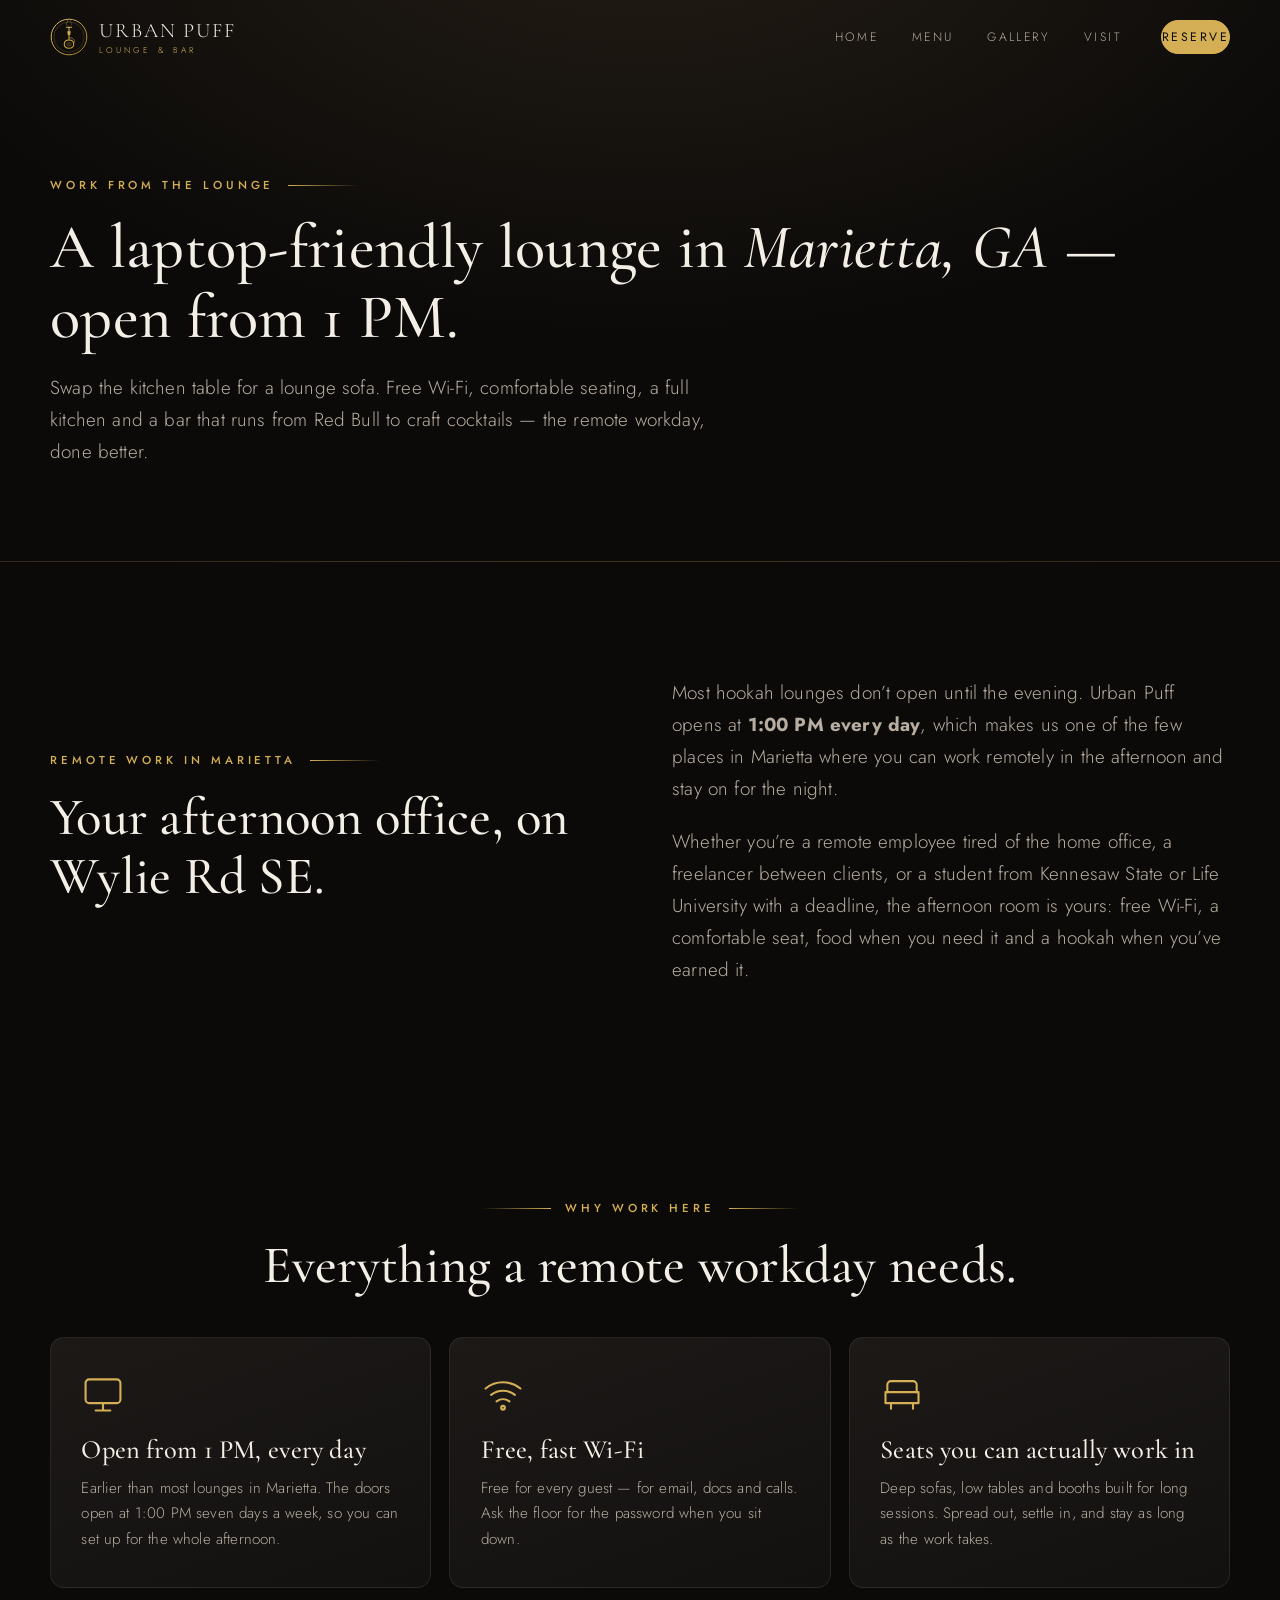
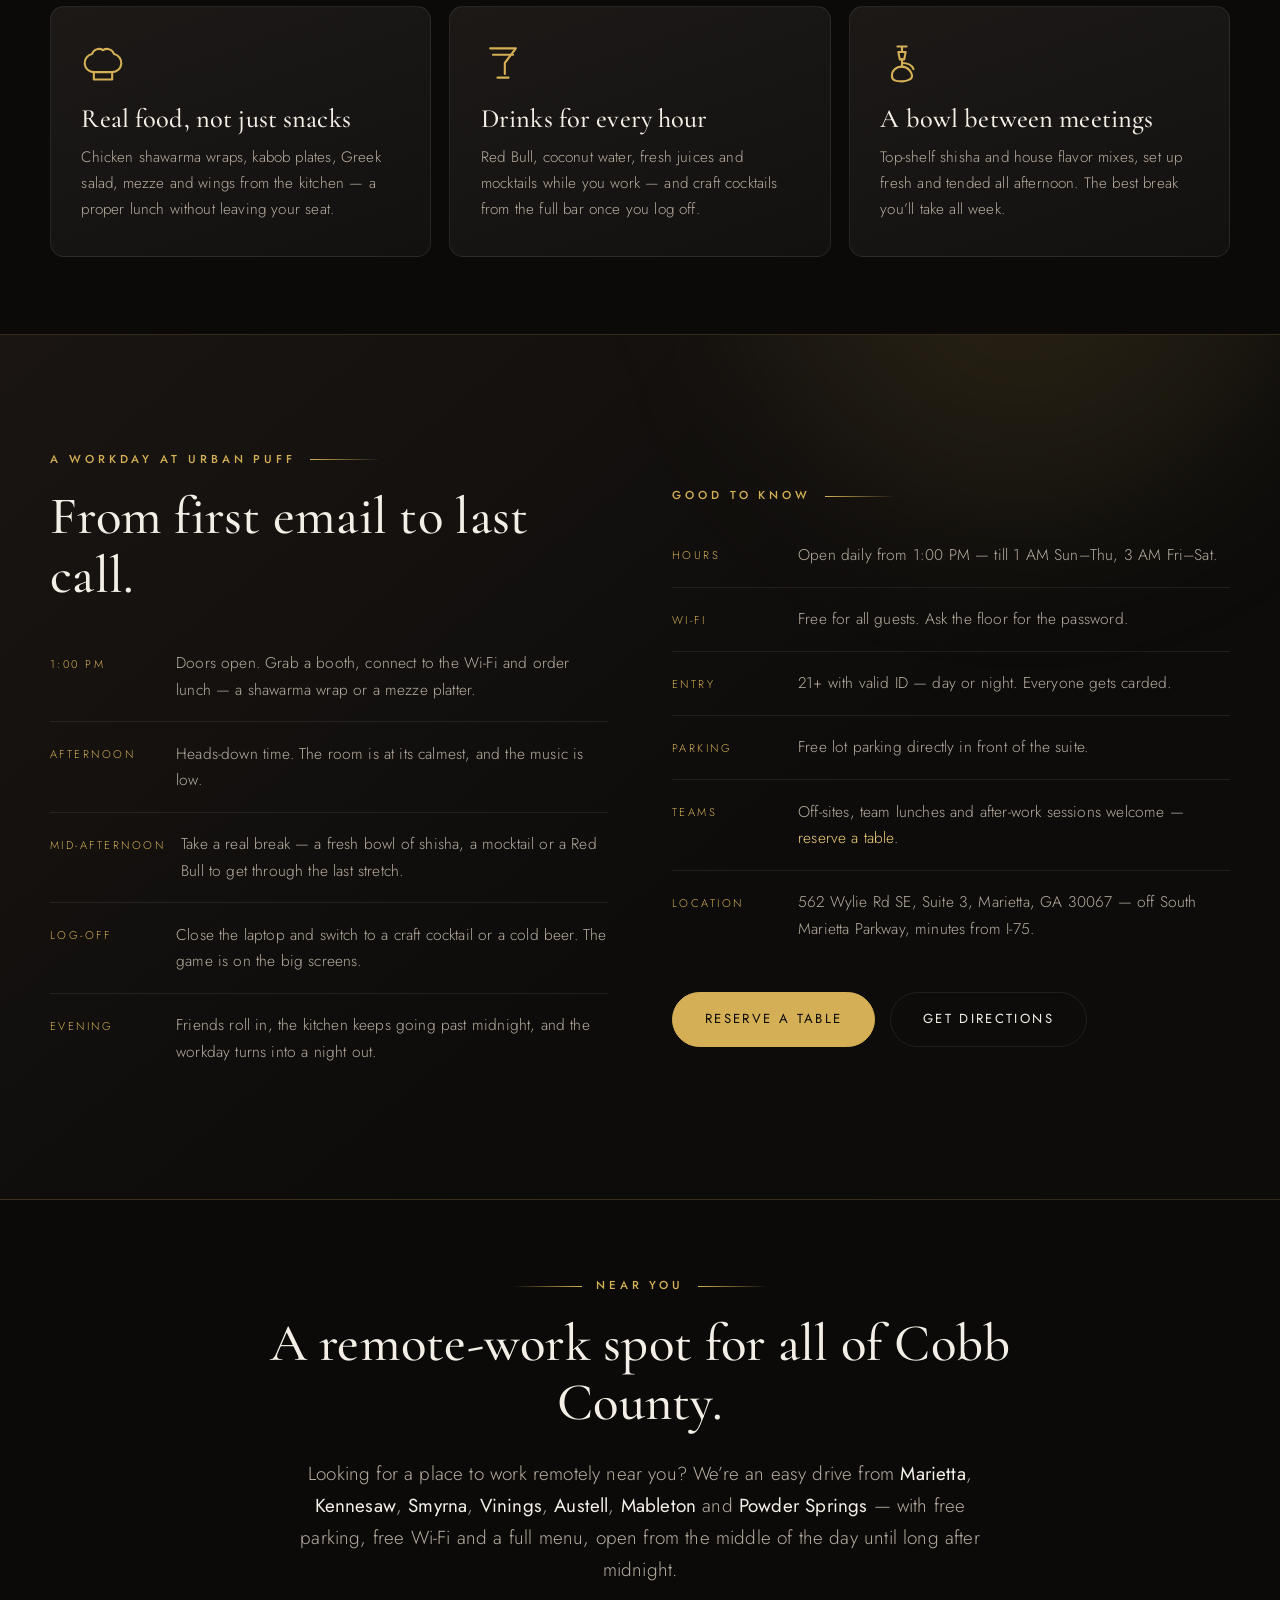
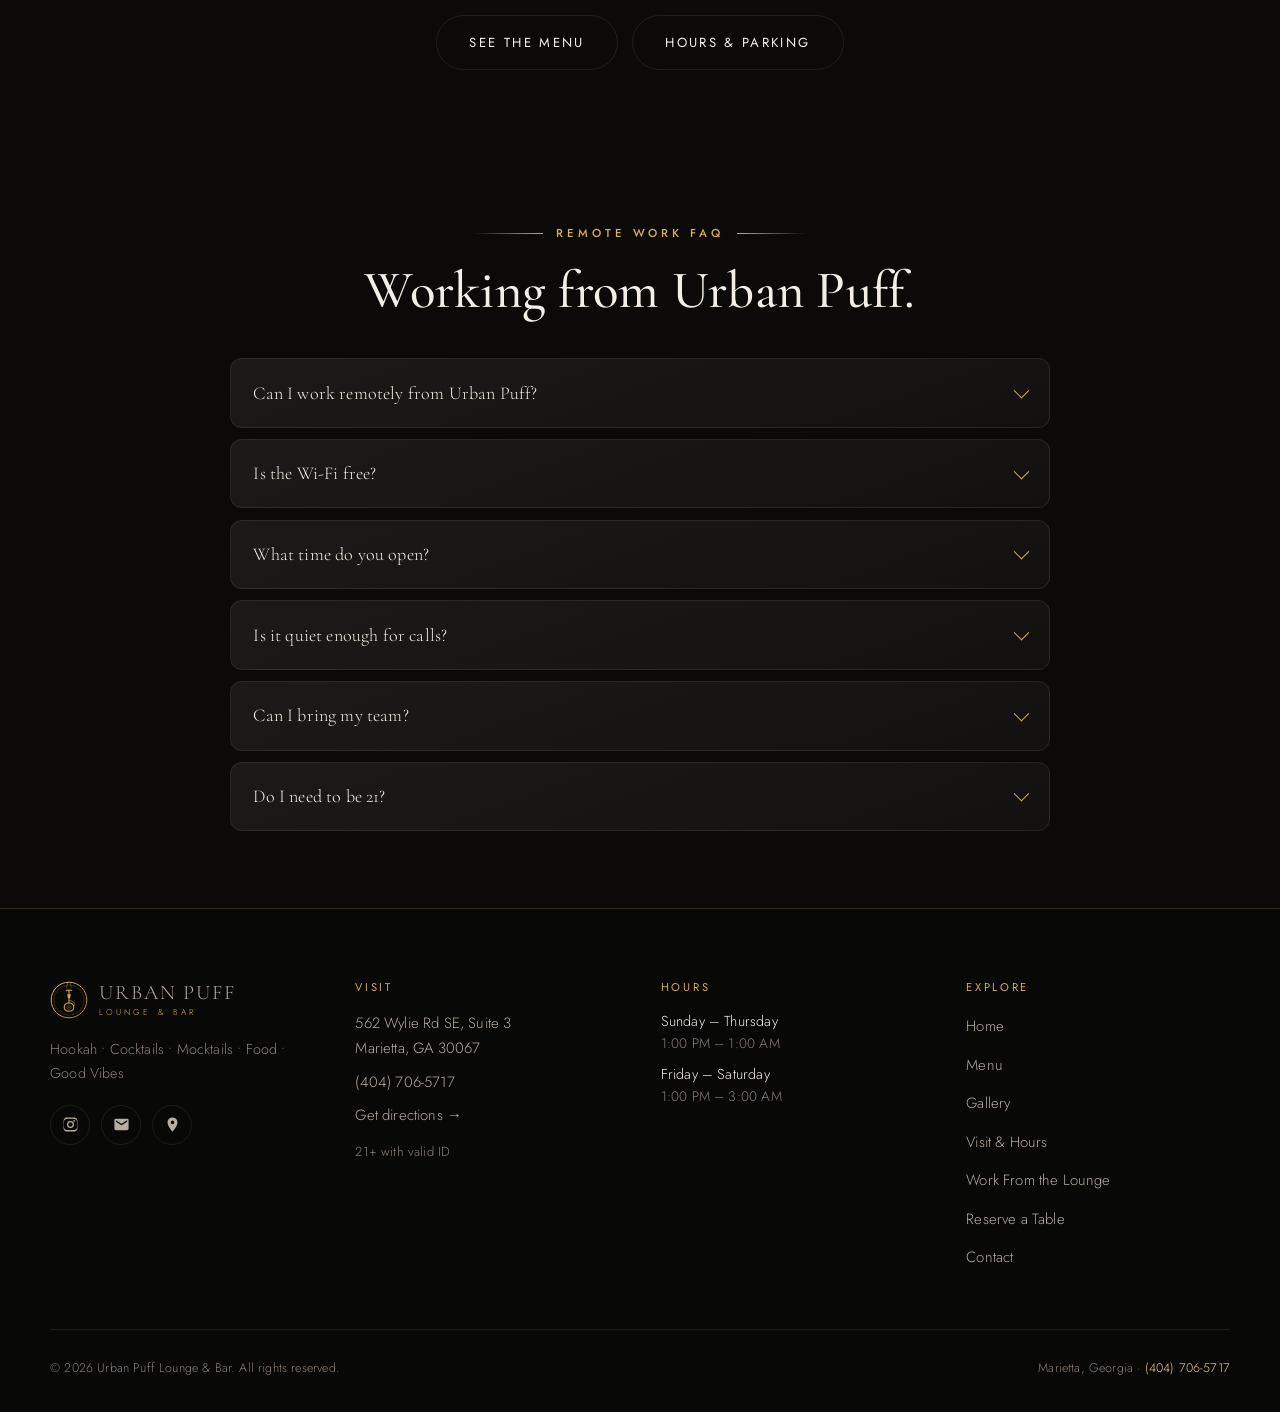
<file: remote-work-lounge-marietta.html>
<!DOCTYPE html>
<html lang="en">
<head>
<meta charset="utf-8">
<meta name="viewport" content="width=device-width, initial-scale=1">
<title>Work From a Lounge in Marietta, GA | Free Wi-Fi, Open 1 PM Daily | Urban Puff</title>
<meta name="description" content="Need a place to work remotely in Marietta, GA? Urban Puff opens at 1 PM daily with free Wi-Fi, comfy seating, food, Red Bull, mocktails and cocktails after work.">
<meta name="robots" content="index, follow, max-image-preview:large, max-snippet:-1, max-video-preview:-1">
<link rel="canonical" href="https://urbanpufflounge.com/remote-work-lounge-marietta.html">
<meta name="theme-color" content="#0b0a09">
<meta name="author" content="Urban Puff Lounge &amp; Bar">
<meta name="keywords" content="Urban Puff Lounge &amp; Bar, Urban Puff Lounge and Bar, Urban Puff Marietta, hookah lounge Marietta GA, hookah bar near me, premium hookah lounge Atlanta, shisha Marietta, hookah and food Marietta, cocktail bar Marietta, mocktail bar Marietta, bar Marietta GA, late night bar Marietta, work from lounge Marietta, places to work remotely Marietta GA, free wifi Marietta, laptop friendly Marietta, Cobb County hookah lounge">

<meta name="geo.region" content="US-GA">
<meta name="geo.placename" content="Marietta, GA">
<meta name="geo.position" content="33.9381686;-84.511845">
<meta name="ICBM" content="33.9381686, -84.511845">

<meta property="og:type" content="website">
<meta property="og:site_name" content="Urban Puff Lounge &amp; Bar">
<meta property="og:title" content="Work From a Lounge in Marietta, GA | Free Wi-Fi, Open 1 PM Daily | Urban Puff">
<meta property="og:description" content="Need a place to work remotely in Marietta, GA? Urban Puff opens at 1 PM daily with free Wi-Fi, comfy seating, food, Red Bull, mocktails and cocktails after work.">
<meta property="og:url" content="https://urbanpufflounge.com/remote-work-lounge-marietta.html">
<meta property="og:locale" content="en_US">
<meta property="og:image" content="https://urbanpufflounge.com/assets/img/og-image.jpg">
<meta property="og:image:width" content="1200">
<meta property="og:image:height" content="630">
<meta property="og:image:alt" content="Urban Puff Lounge &amp; Bar — premium hookah lounge in Marietta, Georgia">
<meta name="twitter:card" content="summary_large_image">
<meta name="twitter:title" content="Work From a Lounge in Marietta, GA | Free Wi-Fi, Open 1 PM Daily | Urban Puff">
<meta name="twitter:description" content="Need a place to work remotely in Marietta, GA? Urban Puff opens at 1 PM daily with free Wi-Fi, comfy seating, food, Red Bull, mocktails and cocktails after work.">
<meta name="twitter:image" content="https://urbanpufflounge.com/assets/img/og-image.jpg">

<link rel="icon" href="favicon.svg" type="image/svg+xml">
<link rel="apple-touch-icon" href="assets/img/logo.svg">

<link rel="preconnect" href="https://fonts.googleapis.com">
<link rel="preconnect" href="https://fonts.gstatic.com" crossorigin>
<link href="https://fonts.googleapis.com/css2?family=Cormorant+Garamond:ital,wght@0,400;0,500;0,600;1,400&family=Jost:wght@200;300;400;500&display=swap" rel="stylesheet">
<link rel="stylesheet" href="assets/css/styles.css">
<script>document.documentElement.className += " js";</script>
<script type="application/ld+json">
{"@context":"https://schema.org","@type":"BreadcrumbList","itemListElement":[
{"@type":"ListItem","position":1,"name":"Home","item":"https://urbanpufflounge.com/"},
{"@type":"ListItem","position":2,"name":"Work From the Lounge","item":"https://urbanpufflounge.com/remote-work-lounge-marietta.html"}]}
</script>
<script type="application/ld+json">
{"@context":"https://schema.org","@type":"FAQPage","mainEntity":[
    {"@type":"Question","name":"Can I work remotely from Urban Puff?","acceptedAnswer":{"@type":"Answer","text":"Yes. We open at 1:00 PM every day, the Wi-Fi is free, and the sofas and booths are built for long sessions. Bring the laptop, order something from the kitchen or the bar, and settle in for the afternoon."}},
    {"@type":"Question","name":"Is the Wi-Fi free?","acceptedAnswer":{"@type":"Answer","text":"Free for every guest. Ask the floor for the password when you sit down."}},
    {"@type":"Question","name":"What time do you open?","acceptedAnswer":{"@type":"Answer","text":"1:00 PM every day. We stay open till 1:00 AM Sunday to Thursday and 3:00 AM on Friday and Saturday, so a workday can roll straight into the evening."}},
    {"@type":"Question","name":"Is it quiet enough for calls?","acceptedAnswer":{"@type":"Answer","text":"Afternoons are the calmest part of our day, and the music stays at a talk-friendly volume. For a long video call, grab a booth toward the back."}},
    {"@type":"Question","name":"Can I bring my team?","acceptedAnswer":{"@type":"Answer","text":"Yes - off-site meetings, team lunches and after-work sessions are welcome. Reserve a table so we can hold the space for your group."}},
    {"@type":"Question","name":"Do I need to be 21?","acceptedAnswer":{"@type":"Answer","text":"Yes. Urban Puff is a hookah lounge and bar, so every guest needs to be 21+ with a valid photo ID, day or night."}}
]}
</script>
</head>
<body>
<a class="skip-link" href="#main">Skip to content</a>
<header class="site-header">
  <nav class="wrap nav" aria-label="Main">
    <a class="brand" href="index.html">
      <img class="brand__mark" src="assets/img/logo.svg" alt="" width="38" height="38">
      <span class="brand__name">Urban Puff<span class="brand__sub">Lounge &amp; Bar</span></span>
    </a>
    <button class="nav__toggle" aria-expanded="false" aria-controls="nav-links" aria-label="Menu">
      <span></span><span></span><span></span>
    </button>
    <div class="nav__links" id="nav-links">
      <a href="index.html">Home</a><a href="menu.html">Menu</a><a href="gallery.html">Gallery</a><a href="visit.html">Visit</a>
      <a class="btn btn--solid nav__cta" href="reserve.html">Reserve</a>
    </div>
  </nav>
</header>
<main id="main">
<section class="page-head">
  <div class="wrap page-head__inner">
    <p class="eyebrow">Work From the Lounge</p>
    <h1>A laptop-friendly lounge in <em>Marietta, GA</em> — open from 1&nbsp;PM.</h1>
    <p class="lede">Swap the kitchen table for a lounge sofa. Free Wi-Fi, comfortable seating, a full kitchen and a bar that runs from Red Bull to craft cocktails — the remote workday, done better.</p>
  </div>
</section>
<section class="section">
  <div class="wrap">
    <div class="split">
      <div class="reveal">
        <p class="eyebrow">Remote Work in Marietta</p>
        <h2>Your afternoon office, on Wylie Rd SE.</h2>
      </div>
      <div class="reveal">
        <p class="lede">Most hookah lounges don’t open until the evening. Urban Puff opens at <strong>1:00 PM every day</strong>, which makes us one of the few places in Marietta where you can work remotely in the afternoon and stay on for the night.</p>
        <p class="lede">Whether you’re a remote employee tired of the home office, a freelancer between clients, or a student from Kennesaw State or Life University with a deadline, the afternoon room is yours: free Wi-Fi, a comfortable seat, food when you need it and a hookah when you’ve earned it.</p>
      </div>
    </div>
  </div>
</section>

<section class="section section--tight">
  <div class="wrap">
    <div class="center" style="margin-bottom:2.6rem">
      <p class="eyebrow">Why Work Here</p>
      <h2>Everything a remote workday needs.</h2>
    </div>
    <div class="grid grid--3">
      <article class="card reveal">
        <div class="card__icon"><svg viewBox="0 0 24 24" aria-hidden="true"><rect x="2.5" y="4" width="19" height="13" rx="2"/><path d="M8 21h8M12 17v4"/></svg></div>
        <h3>Open from 1 PM, every day</h3>
        <p>Earlier than most lounges in Marietta. The doors open at 1:00 PM seven days a week, so you can set up for the whole afternoon.</p>
      </article>
      <article class="card reveal">
        <div class="card__icon"><svg viewBox="0 0 24 24" aria-hidden="true"><path d="M2.5 9a15 15 0 0119 0"/><path d="M5.5 12.5a10.5 10.5 0 0113 0"/><path d="M8.5 16a6 6 0 017 0"/><circle cx="12" cy="19.5" r="1"/></svg></div>
        <h3>Free, fast Wi-Fi</h3>
        <p>Free for every guest — for email, docs and calls. Ask the floor for the password when you sit down.</p>
      </article>
      <article class="card reveal">
        <div class="card__icon"><svg viewBox="0 0 24 24" aria-hidden="true"><path d="M4 11V7a2 2 0 012-2h12a2 2 0 012 2v4"/><path d="M3 11h18v6H3z"/><path d="M6 17v3M18 17v3"/></svg></div>
        <h3>Seats you can actually work in</h3>
        <p>Deep sofas, low tables and booths built for long sessions. Spread out, settle in, and stay as long as the work takes.</p>
      </article>
      <article class="card reveal">
        <div class="card__icon"><svg viewBox="0 0 24 24" aria-hidden="true"><path d="M7 21h10M7 21v-4h10v4"/><path d="M17 17a5 5 0 001-9.9A4 4 0 0012 5a4 4 0 00-6 2.1A5 5 0 007 17"/></svg></div>
        <h3>Real food, not just snacks</h3>
        <p>Chicken shawarma wraps, kabob plates, Greek salad, mezze and wings from the kitchen — a proper lunch without leaving your seat.</p>
      </article>
      <article class="card reveal">
        <div class="card__icon"><svg viewBox="0 0 24 24" aria-hidden="true"><path d="M5 4h14l-6 8v6"/><path d="M9 20h6"/><path d="M6.5 7.5h11"/></svg></div>
        <h3>Drinks for every hour</h3>
        <p>Red Bull, coconut water, fresh juices and mocktails while you work — and craft cocktails from the full bar once you log off.</p>
      </article>
      <article class="card reveal">
        <div class="card__icon"><svg viewBox="0 0 24 24" aria-hidden="true"><path d="M12 3v3M9.5 3h5M10 6h4l-.8 4h-2.4z"/><path d="M12 10v4"/><path d="M12 14c-3.3 0-5.5 2.2-5.5 4.9S8.7 22 12 22s5.5-1.4 5.5-3.1S15.3 14 12 14z"/><path d="M12 12c3.2 0 5.4 1.1 6.3 3.3"/></svg></div>
        <h3>A bowl between meetings</h3>
        <p>Top-shelf shisha and house flavor mixes, set up fresh and tended all afternoon. The best break you’ll take all week.</p>
      </article>
    </div>
  </div>
</section>

<section class="section band">
  <div class="glow" aria-hidden="true"></div>
  <div class="wrap" style="position:relative;z-index:2">
    <div class="split">
      <div class="reveal">
        <p class="eyebrow">A Workday at Urban Puff</p>
        <h2>From first email to last call.</h2>
        <ul class="info-list">
          <li><span class="info-list__label">1:00 PM</span><span class="info-list__value">Doors open. Grab a booth, connect to the Wi-Fi and order lunch — a shawarma wrap or a mezze platter.</span></li>
          <li><span class="info-list__label">Afternoon</span><span class="info-list__value">Heads-down time. The room is at its calmest, and the music is low.</span></li>
          <li><span class="info-list__label">Mid-afternoon</span><span class="info-list__value">Take a real break — a fresh bowl of shisha, a mocktail or a Red Bull to get through the last stretch.</span></li>
          <li><span class="info-list__label">Log-off</span><span class="info-list__value">Close the laptop and switch to a craft cocktail or a cold beer. The game is on the big screens.</span></li>
          <li><span class="info-list__label">Evening</span><span class="info-list__value">Friends roll in, the kitchen keeps going past midnight, and the workday turns into a night out.</span></li>
        </ul>
      </div>
      <div class="reveal">
        <p class="eyebrow">Good to Know</p>
        <ul class="info-list">
          <li><span class="info-list__label">Hours</span><span class="info-list__value">Open daily from 1:00 PM — till 1 AM Sun–Thu, 3 AM Fri–Sat.</span></li>
          <li><span class="info-list__label">Wi-Fi</span><span class="info-list__value">Free for all guests. Ask the floor for the password.</span></li>
          <li><span class="info-list__label">Entry</span><span class="info-list__value">21+ with valid ID — day or night. Everyone gets carded.</span></li>
          <li><span class="info-list__label">Parking</span><span class="info-list__value">Free lot parking directly in front of the suite.</span></li>
          <li><span class="info-list__label">Teams</span><span class="info-list__value">Off-sites, team lunches and after-work sessions welcome — <a href="reserve.html">reserve a table</a>.</span></li>
          <li><span class="info-list__label">Location</span><span class="info-list__value">562 Wylie Rd SE, Suite 3, Marietta, GA 30067 — off South Marietta Parkway, minutes from I-75.</span></li>
        </ul>
        <div class="btn-row" style="margin-top:2rem">
          <a class="btn btn--solid" href="reserve.html">Reserve a table</a>
          <a class="btn btn--ghost" href="https://maps.app.goo.gl/qtieLH7uMNx3AroJ8" target="_blank" rel="noopener">Get directions</a>
        </div>
      </div>
    </div>
  </div>
</section>

<section class="section section--tight">
  <div class="wrap" style="max-width:900px">
    <div class="reveal center">
      <p class="eyebrow">Near You</p>
      <h2>A remote-work spot for all of Cobb County.</h2>
      <p class="lede">Looking for a place to work remotely near you? We’re an easy drive from <strong>Marietta</strong>, <strong>Kennesaw</strong>, <strong>Smyrna</strong>, <strong>Vinings</strong>, <strong>Austell</strong>, <strong>Mableton</strong> and <strong>Powder Springs</strong> — with free parking, free Wi-Fi and a full menu, open from the middle of the day until long after midnight.</p>
      <div class="btn-row center" style="margin-top:1.8rem">
        <a class="btn btn--ghost" href="menu.html">See the menu</a>
        <a class="btn btn--ghost" href="visit.html">Hours &amp; parking</a>
      </div>
    </div>
  </div>
</section>

<section class="section section--tight">
  <div class="wrap" style="max-width:820px">
    <div class="center" style="margin-bottom:2.4rem">
      <p class="eyebrow">Remote Work FAQ</p>
      <h2>Working from Urban Puff.</h2>
    </div>
    <div class="faq-list">
      <details class="faq reveal">
        <summary>Can I work remotely from Urban Puff?</summary>
        <div class="faq__body"><p>Yes. We open at 1:00 PM every day, the Wi-Fi is free, and the sofas and booths are built for long sessions. Bring the laptop, order something from the kitchen or the bar, and settle in for the afternoon.</p></div>
      </details>
      <details class="faq reveal">
        <summary>Is the Wi-Fi free?</summary>
        <div class="faq__body"><p>Free for every guest. Ask the floor for the password when you sit down.</p></div>
      </details>
      <details class="faq reveal">
        <summary>What time do you open?</summary>
        <div class="faq__body"><p>1:00 PM every day. We stay open till 1:00 AM Sunday to Thursday and 3:00 AM on Friday and Saturday, so a workday can roll straight into the evening.</p></div>
      </details>
      <details class="faq reveal">
        <summary>Is it quiet enough for calls?</summary>
        <div class="faq__body"><p>Afternoons are the calmest part of our day, and the music stays at a talk-friendly volume. For a long video call, grab a booth toward the back.</p></div>
      </details>
      <details class="faq reveal">
        <summary>Can I bring my team?</summary>
        <div class="faq__body"><p>Yes — off-site meetings, team lunches and after-work sessions are welcome. Reserve a table so we can hold the space for your group.</p></div>
      </details>
      <details class="faq reveal">
        <summary>Do I need to be 21?</summary>
        <div class="faq__body"><p>Yes. Urban Puff is a hookah lounge and bar, so every guest needs to be 21+ with a valid photo ID, day or night.</p></div>
      </details>
    </div>
  </div>
</section></main>

<div class="action-bar" aria-label="Quick actions">
  <a href="tel:+14047065717"><svg viewBox="0 0 24 24" aria-hidden="true"><path d="M6.5 3h3l1.5 4-2 1.5a12 12 0 006.5 6.5L17 13l4 1.5v3a2 2 0 01-2.2 2A16.5 16.5 0 014.5 5.2 2 2 0 016.5 3z"/></svg><span>Call</span></a>
  <a href="reserve.html"><svg viewBox="0 0 24 24" aria-hidden="true"><rect x="3" y="5" width="18" height="16" rx="2"/><path d="M3 10h18M8 3v4M16 3v4"/></svg><span>Reserve</span></a>
  <a href="https://maps.app.goo.gl/qtieLH7uMNx3AroJ8" target="_blank" rel="noopener"><svg viewBox="0 0 24 24" aria-hidden="true"><path d="M12 21s7-7.2 7-12a7 7 0 10-14 0c0 4.8 7 12 7 12z"/><circle cx="12" cy="9" r="2.6"/></svg><span>Directions</span></a>
</div>

<footer class="site-footer">
  <div class="wrap">
    <div class="footer-grid">
      <div>
        <a class="brand" href="index.html" style="margin-bottom:1.1rem">
          <img class="brand__mark" src="assets/img/logo.svg" alt="" width="38" height="38">
          <span class="brand__name">Urban Puff<span class="brand__sub">Lounge &amp; Bar</span></span>
        </a>
        <p style="color:var(--text-faint);font-size:.9rem;max-width:30ch">Hookah • Cocktails • Mocktails • Food • Good Vibes</p>
        <div class="socials" style="margin-top:1.2rem">
          <a href="https://www.instagram.com/urbanpuff.562/" target="_blank" rel="noopener" aria-label="Instagram"><svg viewBox="0 0 24 24" aria-hidden="true"><path d="M12 2.2c3.2 0 3.6 0 4.9.07 1.2.05 1.8.25 2.2.42.6.22 1 .48 1.4.9.4.4.7.8.9 1.4.2.4.4 1 .4 2.2.1 1.3.1 1.7.1 4.9s0 3.6-.1 4.9c0 1.2-.2 1.8-.4 2.2-.2.6-.5 1-.9 1.4-.4.4-.8.7-1.4.9-.4.2-1 .4-2.2.4-1.3.1-1.7.1-4.9.1s-3.6 0-4.9-.1c-1.2 0-1.8-.2-2.2-.4-.6-.2-1-.5-1.4-.9-.4-.4-.7-.8-.9-1.4-.2-.4-.4-1-.4-2.2C2.2 15.6 2.2 15.2 2.2 12s0-3.6.1-4.9c0-1.2.2-1.8.4-2.2.2-.6.5-1 .9-1.4.4-.4.8-.7 1.4-.9.4-.2 1-.4 2.2-.4C8.4 2.2 8.8 2.2 12 2.2zm0 1.8c-3.1 0-3.5 0-4.7.07-1.1.05-1.7.24-2.1.4-.5.2-.9.44-1.3.83-.4.4-.63.8-.83 1.3-.16.4-.35 1-.4 2.1C2.6 9.9 2.6 10.3 2.6 12s0 2.1.07 3.3c.05 1.1.24 1.7.4 2.1.2.5.44.9.83 1.3.4.4.8.63 1.3.83.4.16 1 .35 2.1.4 1.2.07 1.6.07 4.7.07s3.5 0 4.7-.07c1.1-.05 1.7-.24 2.1-.4.5-.2.9-.44 1.3-.83.4-.4.63-.8.83-1.3.16-.4.35-1 .4-2.1.07-1.2.07-1.6.07-3.3s0-2.1-.07-3.3c-.05-1.1-.24-1.7-.4-2.1-.2-.5-.44-.9-.83-1.3-.4-.4-.8-.63-1.3-.83-.4-.16-1-.35-2.1-.4C15.5 4 15.1 4 12 4zm0 3.1a4.9 4.9 0 110 9.8 4.9 4.9 0 010-9.8zm0 8a3.1 3.1 0 100-6.2 3.1 3.1 0 000 6.2zm6.3-8.2a1.15 1.15 0 11-2.3 0 1.15 1.15 0 012.3 0z"/></svg></a>
          <a href="contact.html" aria-label="Send us a message"><svg viewBox="0 0 24 24" aria-hidden="true"><path d="M20 4H4a2 2 0 00-2 2v12a2 2 0 002 2h16a2 2 0 002-2V6a2 2 0 00-2-2zm0 4.24l-8 4.99-8-4.99V6l8 5 8-5v2.24z"/></svg></a>
          <a href="https://maps.app.goo.gl/qtieLH7uMNx3AroJ8" target="_blank" rel="noopener" aria-label="Directions"><svg viewBox="0 0 24 24" aria-hidden="true"><path d="M12 2a7 7 0 00-7 7c0 5.25 7 13 7 13s7-7.75 7-13a7 7 0 00-7-7zm0 9.5A2.5 2.5 0 1112 6.5a2.5 2.5 0 010 5z"/></svg></a>
        </div>
      </div>
      <div>
        <h2 class="footer-head">Visit</h2>
        <p>562 Wylie Rd SE, Suite 3<br>Marietta, GA 30067</p>
        <p><a href="tel:+14047065717">(404) 706-5717</a></p>
        <p><a href="https://maps.app.goo.gl/qtieLH7uMNx3AroJ8" target="_blank" rel="noopener">Get directions &rarr;</a></p>
        <p style="font-size:.82rem;color:var(--text-faint);margin-top:.8rem">21+ with valid ID</p>
      </div>
      <div>
        <h2 class="footer-head">Hours</h2>
        <ul style="font-size:.9rem;line-height:1.5"><li><span style="color:var(--text)">Sunday – Thursday</span><br><span style="color:var(--text-faint);font-size:.86rem">1:00 PM – 1:00 AM</span></li><li><span style="color:var(--text)">Friday – Saturday</span><br><span style="color:var(--text-faint);font-size:.86rem">1:00 PM – 3:00 AM</span></li></ul>
      </div>
      <div>
        <h2 class="footer-head">Explore</h2>
        <ul>
          <li><a href="index.html">Home</a></li>
          <li><a href="menu.html">Menu</a></li>
          <li><a href="gallery.html">Gallery</a></li>
          <li><a href="visit.html">Visit &amp; Hours</a></li>
          <li><a href="remote-work-lounge-marietta.html">Work From the Lounge</a></li>
          <li><a href="reserve.html">Reserve a Table</a></li>
          <li><a href="contact.html">Contact</a></li>
        </ul>
      </div>
    </div>
    <div class="footer-bottom">
      <span>&copy; <span data-year>2026</span> Urban Puff Lounge &amp; Bar. All rights reserved.</span>
      <span>Marietta, Georgia &middot; <a href="tel:+14047065717">(404) 706-5717</a></span>
    </div>
  </div>
</footer>
<script src="assets/js/main.js"></script>
<script src="assets/js/hours.js"></script>
<script src="assets/js/forms.js"></script>
</body>
</html>
</file>
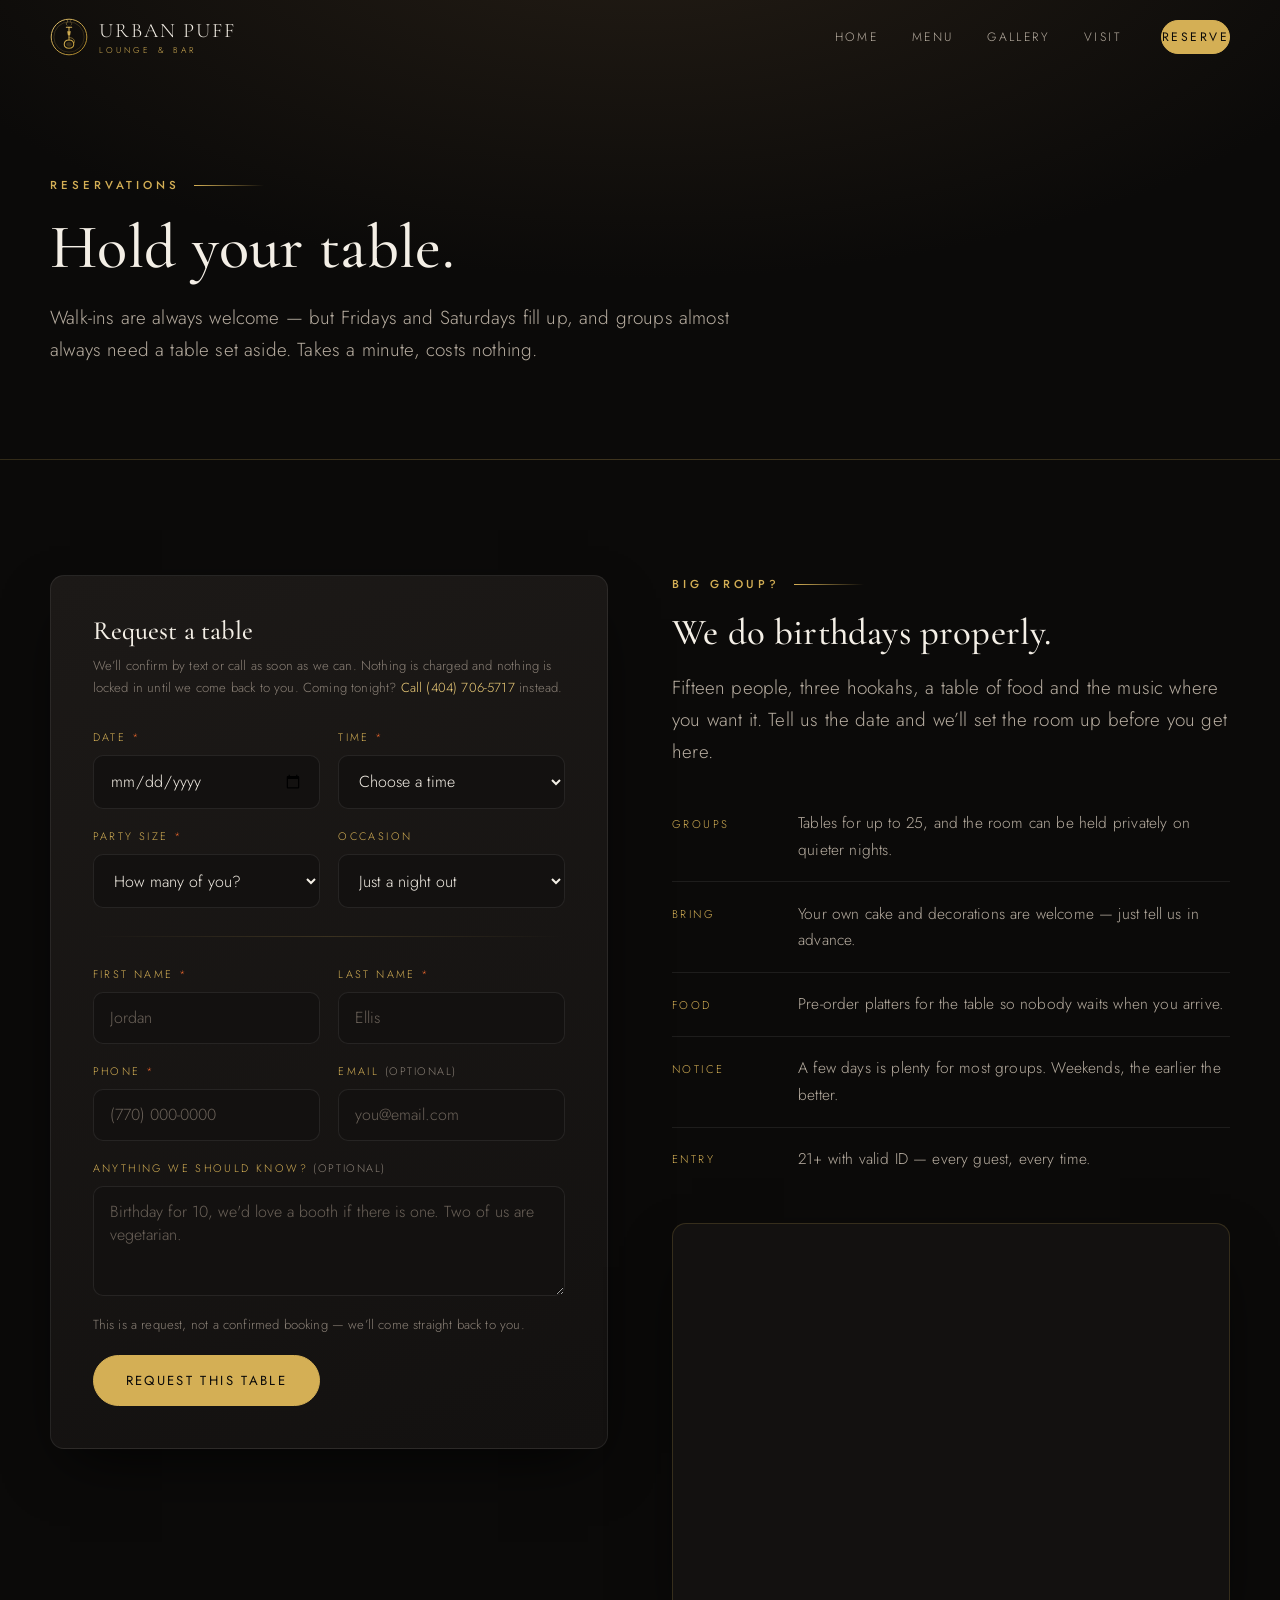
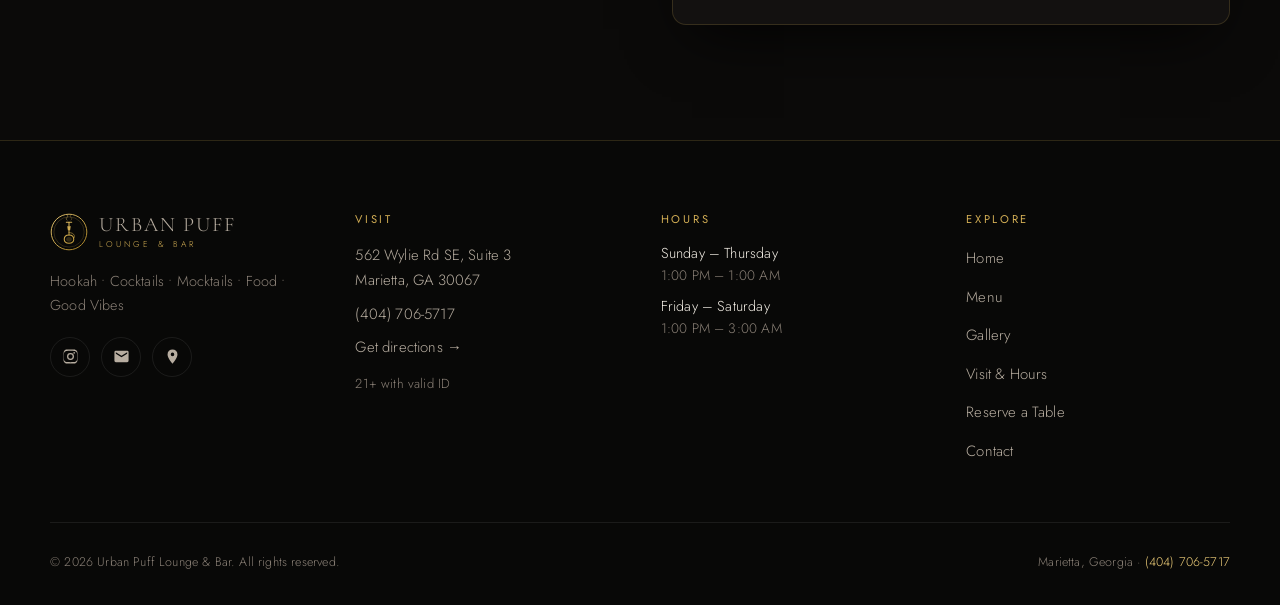
<file: reserve.html>
<!DOCTYPE html>
<html lang="en">
<head>
<meta charset="utf-8">
<meta name="viewport" content="width=device-width, initial-scale=1">
<title>Reserve a Table | Urban Puff Hookah Lounge, Marietta</title>
<meta name="description" content="Reserve a table at Urban Puff hookah lounge and bar in Marietta, GA. Birthdays, watch parties and groups up to 25 welcome. Takes a minute and costs nothing.">
<meta name="robots" content="index, follow, max-image-preview:large, max-snippet:-1, max-video-preview:-1">
<link rel="canonical" href="https://urbanpufflounge.com/reserve.html">
<meta name="theme-color" content="#0b0a09">
<meta name="author" content="Urban Puff Lounge &amp; Bar">
<meta name="keywords" content="Urban Puff Lounge &amp; Bar, Urban Puff Lounge and Bar, Urban Puff Marietta, hookah lounge Marietta GA, hookah bar near me, premium hookah lounge Atlanta, shisha Marietta, hookah and food Marietta, cocktail bar Marietta, mocktail bar Marietta, bar Marietta GA, late night bar Marietta, work from lounge Marietta, places to work remotely Marietta GA, free wifi Marietta, laptop friendly Marietta, Cobb County hookah lounge">

<meta name="geo.region" content="US-GA">
<meta name="geo.placename" content="Marietta, GA">
<meta name="geo.position" content="33.9381686;-84.511845">
<meta name="ICBM" content="33.9381686, -84.511845">

<meta property="og:type" content="website">
<meta property="og:site_name" content="Urban Puff Lounge &amp; Bar">
<meta property="og:title" content="Reserve a Table | Urban Puff Hookah Lounge, Marietta">
<meta property="og:description" content="Reserve a table at Urban Puff hookah lounge and bar in Marietta, GA. Birthdays, watch parties and groups up to 25 welcome. Takes a minute and costs nothing.">
<meta property="og:url" content="https://urbanpufflounge.com/reserve.html">
<meta property="og:locale" content="en_US">
<meta property="og:image" content="https://urbanpufflounge.com/assets/img/og-image.jpg">
<meta property="og:image:width" content="1200">
<meta property="og:image:height" content="630">
<meta property="og:image:alt" content="Urban Puff Lounge &amp; Bar — premium hookah lounge in Marietta, Georgia">
<meta name="twitter:card" content="summary_large_image">
<meta name="twitter:title" content="Reserve a Table | Urban Puff Hookah Lounge, Marietta">
<meta name="twitter:description" content="Reserve a table at Urban Puff hookah lounge and bar in Marietta, GA. Birthdays, watch parties and groups up to 25 welcome. Takes a minute and costs nothing.">
<meta name="twitter:image" content="https://urbanpufflounge.com/assets/img/og-image.jpg">

<link rel="icon" href="favicon.svg" type="image/svg+xml">
<link rel="apple-touch-icon" href="assets/img/logo.svg">

<link rel="preconnect" href="https://fonts.googleapis.com">
<link rel="preconnect" href="https://fonts.gstatic.com" crossorigin>
<link href="https://fonts.googleapis.com/css2?family=Cormorant+Garamond:ital,wght@0,400;0,500;0,600;1,400&family=Jost:wght@200;300;400;500&display=swap" rel="stylesheet">
<link rel="stylesheet" href="assets/css/styles.css">
<script>document.documentElement.className += " js";</script>
<script type="application/ld+json">
{"@context":"https://schema.org","@type":"BreadcrumbList","itemListElement":[
{"@type":"ListItem","position":1,"name":"Home","item":"https://urbanpufflounge.com/"},
{"@type":"ListItem","position":2,"name":"Reserve a Table","item":"https://urbanpufflounge.com/reserve.html"}]}
</script>
</head>
<body>
<a class="skip-link" href="#main">Skip to content</a>
<header class="site-header">
  <nav class="wrap nav" aria-label="Main">
    <a class="brand" href="index.html">
      <img class="brand__mark" src="assets/img/logo.svg" alt="" width="38" height="38">
      <span class="brand__name">Urban Puff<span class="brand__sub">Lounge &amp; Bar</span></span>
    </a>
    <button class="nav__toggle" aria-expanded="false" aria-controls="nav-links" aria-label="Menu">
      <span></span><span></span><span></span>
    </button>
    <div class="nav__links" id="nav-links">
      <a href="index.html">Home</a><a href="menu.html">Menu</a><a href="gallery.html">Gallery</a><a href="visit.html">Visit</a>
      <a class="btn btn--solid nav__cta" href="reserve.html">Reserve</a>
    </div>
  </nav>
</header>
<main id="main">
<section class="page-head">
  <div class="wrap page-head__inner">
    <p class="eyebrow">Reservations</p>
    <h1>Hold your table.</h1>
    <p class="lede">Walk-ins are always welcome — but Fridays and Saturdays fill up, and groups almost always need a table set aside. Takes a minute, costs nothing.</p>
  </div>
</section>
<section class="section">
  <div class="wrap">
    <div class="split" style="align-items:start">
      <div class="reveal">
        <div class="form-panel">
          <h2 class="panel-head">Request a table</h2>
          <p class="form__note" style="margin-bottom:1.8rem">We’ll confirm by text or call as soon as we can. Nothing is charged and nothing is locked in until we come back to you. Coming tonight? <a href="tel:+14047065717">Call (404) 706-5717</a> instead.</p>

          <div class="form-status" data-form-status aria-live="polite"></div>

          <!-- Endpoint set at runtime by assets/js/forms.js — see the note on the
               contact page and SITE["form_token"] in tools/build.py. -->
          <form class="form" data-validate data-form action="https://formsubmit.co/107255ed9e810f4577564bb36d288488" method="POST">
            <input type="hidden" name="_subject" value="TABLE REQUEST from urbanpufflounge.com">
            <input type="hidden" name="_template" value="table">
            <input type="hidden" name="_captcha" value="false">
            <input type="hidden" name="_next" value="https://urbanpufflounge.com/thank-you.html">
            <input type="hidden" name="_autoresponse" value="Thanks for your table request at Urban Puff Lounge &amp; Bar. We've received it and will confirm by text or call as soon as we can. Nothing is booked until you hear back from us. — 562 Wylie Rd SE, Suite 3, Marietta, GA 30067">
            <input type="text" name="_honey" class="hp" tabindex="-1" autocomplete="off" aria-hidden="true">

            <div class="form__row">
              <div class="field">
                <label for="rdate">Date <span class="req">*</span></label>
                <input id="rdate" name="Date" type="date" required>
                <span class="err"></span>
              </div>
              <div class="field">
                <label for="rtime">Time <span class="req">*</span></label>
                <select id="rtime" name="Time" required>
                  <option value="">Choose a time</option>
                  <option>1:00 PM</option><option>1:30 PM</option><option>2:00 PM</option><option>2:30 PM</option><option>3:00 PM</option><option>3:30 PM</option><option>4:00 PM</option><option>4:30 PM</option><option>5:00 PM</option><option>5:30 PM</option><option>6:00 PM</option><option>6:30 PM</option><option>7:00 PM</option><option>7:30 PM</option><option>8:00 PM</option><option>8:30 PM</option><option>9:00 PM</option><option>9:30 PM</option><option>10:00 PM</option><option>10:30 PM</option><option>11:00 PM</option><option>11:30 PM</option><option>12:00 AM</option><option>12:30 AM</option><option>1:00 AM</option><option>1:30 AM</option><option>2:00 AM</option><option>2:30 AM</option>
                </select>
                <span class="err"></span>
              </div>
            </div>

            <div class="form__row">
              <div class="field">
                <label for="rsize">Party size <span class="req">*</span></label>
                <select id="rsize" name="Party Size" required>
                  <option value="">How many of you?</option>
                  <option>1</option><option>2</option><option>3</option><option>4</option><option>5</option><option>6</option><option>7</option><option>8</option><option>9</option><option>10</option><option>11</option><option>12</option><option>13–16</option><option>17–24</option><option>25+</option>
                </select>
                <span class="err"></span>
              </div>
              <div class="field">
                <label for="rocc">Occasion</label>
                <select id="rocc" name="Occasion">
                  <option>Just a night out</option><option>Birthday</option><option>Anniversary</option><option>Watch party / game</option><option>Work or team night</option><option>Graduation</option><option>Private hire</option><option>Something else</option>
                </select>
                <span class="err"></span>
              </div>
            </div>

            <hr class="rule" style="margin:.6rem 0">

            <div class="form__row">
              <div class="field">
                <label for="rfirst">First name <span class="req">*</span></label>
                <input id="rfirst" name="First Name" type="text" autocomplete="given-name" placeholder="Jordan" required>
                <span class="err"></span>
              </div>
              <div class="field">
                <label for="rlast">Last name <span class="req">*</span></label>
                <input id="rlast" name="Last Name" type="text" autocomplete="family-name" placeholder="Ellis" required>
                <span class="err"></span>
              </div>
            </div>

            <div class="form__row">
              <div class="field">
                <label for="rphone">Phone <span class="req">*</span></label>
                <input id="rphone" name="Phone" type="tel" autocomplete="tel" placeholder="(770) 000-0000" required>
                <span class="err"></span>
              </div>
              <div class="field">
                <label for="remail">Email <span class="opt">(optional)</span></label>
                <input id="remail" name="Email" type="email" autocomplete="email" placeholder="you@email.com">
                <span class="err"></span>
              </div>
            </div>

            <div class="field">
              <label for="rnotes">Anything we should know? <span class="opt">(optional)</span></label>
              <textarea id="rnotes" name="Notes" style="min-height:110px" placeholder="Birthday for 10, we&#39;d love a booth if there is one. Two of us are vegetarian."></textarea>
              <span class="err"></span>
            </div>

            <p class="form__note">This is a request, not a confirmed booking — we’ll come straight back to you.</p>
            <div class="btn-row">
              <button class="btn btn--solid" type="submit">Request this table</button>
            </div>
          </form>
        </div>
      </div>

      <div class="reveal">
        <p class="eyebrow">Big group?</p>
        <h2 style="font-size:clamp(1.7rem,3vw,2.3rem)">We do birthdays properly.</h2>
        <p class="lede">Fifteen people, three hookahs, a table of food and the music where you want it. Tell us the date and we’ll set the room up before you get here.</p>
        <ul class="info-list" style="margin-top:1.5rem">
          <li><span class="info-list__label">Groups</span><span class="info-list__value">Tables for up to 25, and the room can be held privately on quieter nights.</span></li>
          <li><span class="info-list__label">Bring</span><span class="info-list__value">Your own cake and decorations are welcome — just tell us in advance.</span></li>
          <li><span class="info-list__label">Food</span><span class="info-list__value">Pre-order platters for the table so nobody waits when you arrive.</span></li>
          <li><span class="info-list__label">Notice</span><span class="info-list__value">A few days is plenty for most groups. Weekends, the earlier the better.</span></li>
          <li><span class="info-list__label">Entry</span><span class="info-list__value">21+ with valid ID — every guest, every time.</span></li>
        </ul>
        <div class="map-frame" style="margin-top:2rem">
          <iframe title="Map to Urban Puff Lounge &amp; Bar" loading="lazy" referrerpolicy="no-referrer-when-downgrade"
            src="https://www.google.com/maps?q=562%20Wylie%20Rd%20SE%2C%20Suite%203%2C%20Marietta%2C%20GA%2030067&output=embed"></iframe>
        </div>
      </div>
    </div>
  </div>
</section></main>

<div class="action-bar" aria-label="Quick actions">
  <a href="tel:+14047065717"><svg viewBox="0 0 24 24" aria-hidden="true"><path d="M6.5 3h3l1.5 4-2 1.5a12 12 0 006.5 6.5L17 13l4 1.5v3a2 2 0 01-2.2 2A16.5 16.5 0 014.5 5.2 2 2 0 016.5 3z"/></svg><span>Call</span></a>
  <a href="reserve.html"><svg viewBox="0 0 24 24" aria-hidden="true"><rect x="3" y="5" width="18" height="16" rx="2"/><path d="M3 10h18M8 3v4M16 3v4"/></svg><span>Reserve</span></a>
  <a href="https://maps.app.goo.gl/qtieLH7uMNx3AroJ8" target="_blank" rel="noopener"><svg viewBox="0 0 24 24" aria-hidden="true"><path d="M12 21s7-7.2 7-12a7 7 0 10-14 0c0 4.8 7 12 7 12z"/><circle cx="12" cy="9" r="2.6"/></svg><span>Directions</span></a>
</div>

<footer class="site-footer">
  <div class="wrap">
    <div class="footer-grid">
      <div>
        <a class="brand" href="index.html" style="margin-bottom:1.1rem">
          <img class="brand__mark" src="assets/img/logo.svg" alt="" width="38" height="38">
          <span class="brand__name">Urban Puff<span class="brand__sub">Lounge &amp; Bar</span></span>
        </a>
        <p style="color:var(--text-faint);font-size:.9rem;max-width:30ch">Hookah • Cocktails • Mocktails • Food • Good Vibes</p>
        <div class="socials" style="margin-top:1.2rem">
          <a href="https://www.instagram.com/urbanpuff.562/" target="_blank" rel="noopener" aria-label="Instagram"><svg viewBox="0 0 24 24" aria-hidden="true"><path d="M12 2.2c3.2 0 3.6 0 4.9.07 1.2.05 1.8.25 2.2.42.6.22 1 .48 1.4.9.4.4.7.8.9 1.4.2.4.4 1 .4 2.2.1 1.3.1 1.7.1 4.9s0 3.6-.1 4.9c0 1.2-.2 1.8-.4 2.2-.2.6-.5 1-.9 1.4-.4.4-.8.7-1.4.9-.4.2-1 .4-2.2.4-1.3.1-1.7.1-4.9.1s-3.6 0-4.9-.1c-1.2 0-1.8-.2-2.2-.4-.6-.2-1-.5-1.4-.9-.4-.4-.7-.8-.9-1.4-.2-.4-.4-1-.4-2.2C2.2 15.6 2.2 15.2 2.2 12s0-3.6.1-4.9c0-1.2.2-1.8.4-2.2.2-.6.5-1 .9-1.4.4-.4.8-.7 1.4-.9.4-.2 1-.4 2.2-.4C8.4 2.2 8.8 2.2 12 2.2zm0 1.8c-3.1 0-3.5 0-4.7.07-1.1.05-1.7.24-2.1.4-.5.2-.9.44-1.3.83-.4.4-.63.8-.83 1.3-.16.4-.35 1-.4 2.1C2.6 9.9 2.6 10.3 2.6 12s0 2.1.07 3.3c.05 1.1.24 1.7.4 2.1.2.5.44.9.83 1.3.4.4.8.63 1.3.83.4.16 1 .35 2.1.4 1.2.07 1.6.07 4.7.07s3.5 0 4.7-.07c1.1-.05 1.7-.24 2.1-.4.5-.2.9-.44 1.3-.83.4-.4.63-.8.83-1.3.16-.4.35-1 .4-2.1.07-1.2.07-1.6.07-3.3s0-2.1-.07-3.3c-.05-1.1-.24-1.7-.4-2.1-.2-.5-.44-.9-.83-1.3-.4-.4-.8-.63-1.3-.83-.4-.16-1-.35-2.1-.4C15.5 4 15.1 4 12 4zm0 3.1a4.9 4.9 0 110 9.8 4.9 4.9 0 010-9.8zm0 8a3.1 3.1 0 100-6.2 3.1 3.1 0 000 6.2zm6.3-8.2a1.15 1.15 0 11-2.3 0 1.15 1.15 0 012.3 0z"/></svg></a>
          <a href="contact.html" aria-label="Send us a message"><svg viewBox="0 0 24 24" aria-hidden="true"><path d="M20 4H4a2 2 0 00-2 2v12a2 2 0 002 2h16a2 2 0 002-2V6a2 2 0 00-2-2zm0 4.24l-8 4.99-8-4.99V6l8 5 8-5v2.24z"/></svg></a>
          <a href="https://maps.app.goo.gl/qtieLH7uMNx3AroJ8" target="_blank" rel="noopener" aria-label="Directions"><svg viewBox="0 0 24 24" aria-hidden="true"><path d="M12 2a7 7 0 00-7 7c0 5.25 7 13 7 13s7-7.75 7-13a7 7 0 00-7-7zm0 9.5A2.5 2.5 0 1112 6.5a2.5 2.5 0 010 5z"/></svg></a>
        </div>
      </div>
      <div>
        <h2 class="footer-head">Visit</h2>
        <p>562 Wylie Rd SE, Suite 3<br>Marietta, GA 30067</p>
        <p><a href="tel:+14047065717">(404) 706-5717</a></p>
        <p><a href="https://maps.app.goo.gl/qtieLH7uMNx3AroJ8" target="_blank" rel="noopener">Get directions &rarr;</a></p>
        <p style="font-size:.82rem;color:var(--text-faint);margin-top:.8rem">21+ with valid ID</p>
      </div>
      <div>
        <h2 class="footer-head">Hours</h2>
        <ul style="font-size:.9rem;line-height:1.5"><li><span style="color:var(--text)">Sunday – Thursday</span><br><span style="color:var(--text-faint);font-size:.86rem">1:00 PM – 1:00 AM</span></li><li><span style="color:var(--text)">Friday – Saturday</span><br><span style="color:var(--text-faint);font-size:.86rem">1:00 PM – 3:00 AM</span></li></ul>
      </div>
      <div>
        <h2 class="footer-head">Explore</h2>
        <ul>
          <li><a href="index.html">Home</a></li>
          <li><a href="menu.html">Menu</a></li>
          <li><a href="gallery.html">Gallery</a></li>
          <li><a href="visit.html">Visit &amp; Hours</a></li>
          <li><a href="reserve.html">Reserve a Table</a></li>
          <li><a href="contact.html">Contact</a></li>
        </ul>
      </div>
    </div>
    <div class="footer-bottom">
      <span>&copy; <span data-year>2026</span> Urban Puff Lounge &amp; Bar. All rights reserved.</span>
      <span>Marietta, Georgia &middot; <a href="tel:+14047065717">(404) 706-5717</a></span>
    </div>
  </div>
</footer>
<script src="assets/js/main.js"></script>
<script src="assets/js/hours.js"></script>
<script src="assets/js/forms.js"></script>
</body>
</html>
</file>
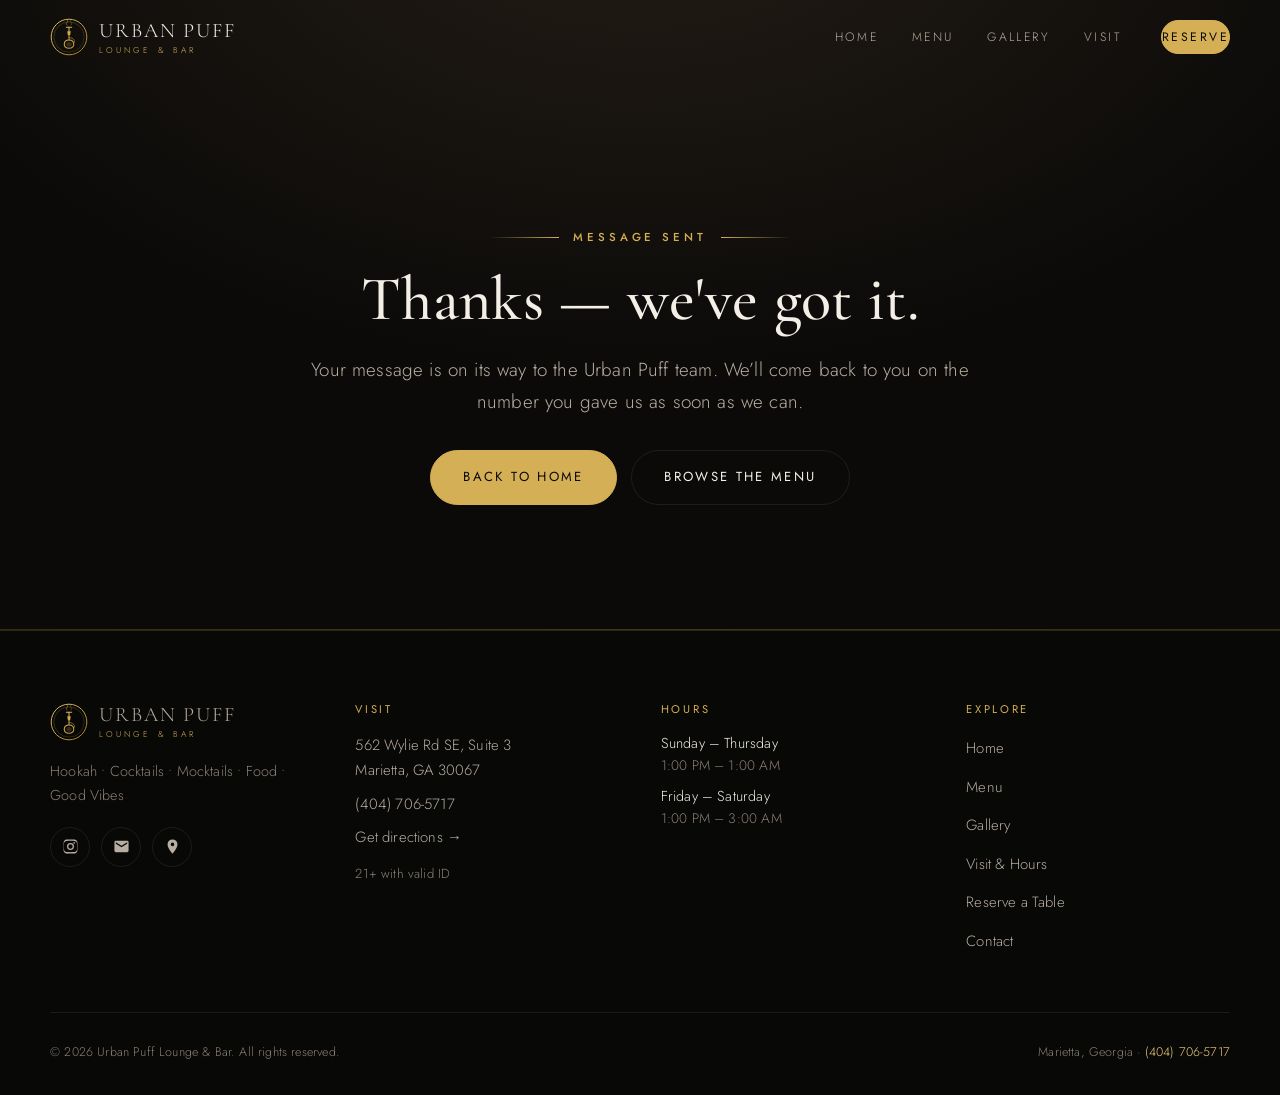
<file: thank-you.html>
<!DOCTYPE html>
<html lang="en">
<head>
<meta charset="utf-8">
<meta name="viewport" content="width=device-width, initial-scale=1">
<title>Thank you | Urban Puff Lounge &amp; Bar</title>
<meta name="description" content="Thanks for contacting Urban Puff Lounge &amp; Bar.">
<meta name="robots" content="noindex, follow">
<link rel="canonical" href="https://urbanpufflounge.com/thank-you.html">
<meta name="theme-color" content="#0b0a09">
<meta name="author" content="Urban Puff Lounge &amp; Bar">
<meta name="keywords" content="Urban Puff Lounge &amp; Bar, Urban Puff Lounge and Bar, Urban Puff Marietta, hookah lounge Marietta GA, hookah bar near me, premium hookah lounge Atlanta, shisha Marietta, hookah and food Marietta, cocktail bar Marietta, mocktail bar Marietta, bar Marietta GA, late night bar Marietta, work from lounge Marietta, places to work remotely Marietta GA, free wifi Marietta, laptop friendly Marietta, Cobb County hookah lounge">

<meta name="geo.region" content="US-GA">
<meta name="geo.placename" content="Marietta, GA">
<meta name="geo.position" content="33.9381686;-84.511845">
<meta name="ICBM" content="33.9381686, -84.511845">

<meta property="og:type" content="website">
<meta property="og:site_name" content="Urban Puff Lounge &amp; Bar">
<meta property="og:title" content="Thank you | Urban Puff Lounge &amp; Bar">
<meta property="og:description" content="Thanks for contacting Urban Puff Lounge &amp; Bar.">
<meta property="og:url" content="https://urbanpufflounge.com/thank-you.html">
<meta property="og:locale" content="en_US">
<meta property="og:image" content="https://urbanpufflounge.com/assets/img/og-image.jpg">
<meta property="og:image:width" content="1200">
<meta property="og:image:height" content="630">
<meta property="og:image:alt" content="Urban Puff Lounge &amp; Bar — premium hookah lounge in Marietta, Georgia">
<meta name="twitter:card" content="summary_large_image">
<meta name="twitter:title" content="Thank you | Urban Puff Lounge &amp; Bar">
<meta name="twitter:description" content="Thanks for contacting Urban Puff Lounge &amp; Bar.">
<meta name="twitter:image" content="https://urbanpufflounge.com/assets/img/og-image.jpg">

<link rel="icon" href="favicon.svg" type="image/svg+xml">
<link rel="apple-touch-icon" href="assets/img/logo.svg">

<link rel="preconnect" href="https://fonts.googleapis.com">
<link rel="preconnect" href="https://fonts.gstatic.com" crossorigin>
<link href="https://fonts.googleapis.com/css2?family=Cormorant+Garamond:ital,wght@0,400;0,500;0,600;1,400&family=Jost:wght@200;300;400;500&display=swap" rel="stylesheet">
<link rel="stylesheet" href="assets/css/styles.css">
<script>document.documentElement.className += " js";</script>
</head>
<body>
<a class="skip-link" href="#main">Skip to content</a>
<header class="site-header">
  <nav class="wrap nav" aria-label="Main">
    <a class="brand" href="index.html">
      <img class="brand__mark" src="assets/img/logo.svg" alt="" width="38" height="38">
      <span class="brand__name">Urban Puff<span class="brand__sub">Lounge &amp; Bar</span></span>
    </a>
    <button class="nav__toggle" aria-expanded="false" aria-controls="nav-links" aria-label="Menu">
      <span></span><span></span><span></span>
    </button>
    <div class="nav__links" id="nav-links">
      <a href="index.html">Home</a><a href="menu.html">Menu</a><a href="gallery.html">Gallery</a><a href="visit.html">Visit</a>
      <a class="btn btn--solid nav__cta" href="reserve.html">Reserve</a>
    </div>
  </nav>
</header>
<main id="main">
<section class="page-head" style="min-height:70svh;display:flex;align-items:center">
  <div class="wrap page-head__inner center">
    <p class="eyebrow">Message sent</p>
    <h1>Thanks — we've got it.</h1>
    <p class="lede">Your message is on its way to the Urban Puff team. We’ll come back to you on the number you gave us as soon as we can.</p>
    <div class="btn-row" style="margin-top:2rem">
      <a class="btn btn--solid" href="index.html">Back to home</a>
      <a class="btn btn--ghost" href="menu.html">Browse the menu</a>
    </div>
  </div>
</section></main>

<div class="action-bar" aria-label="Quick actions">
  <a href="tel:+14047065717"><svg viewBox="0 0 24 24" aria-hidden="true"><path d="M6.5 3h3l1.5 4-2 1.5a12 12 0 006.5 6.5L17 13l4 1.5v3a2 2 0 01-2.2 2A16.5 16.5 0 014.5 5.2 2 2 0 016.5 3z"/></svg><span>Call</span></a>
  <a href="reserve.html"><svg viewBox="0 0 24 24" aria-hidden="true"><rect x="3" y="5" width="18" height="16" rx="2"/><path d="M3 10h18M8 3v4M16 3v4"/></svg><span>Reserve</span></a>
  <a href="https://maps.app.goo.gl/qtieLH7uMNx3AroJ8" target="_blank" rel="noopener"><svg viewBox="0 0 24 24" aria-hidden="true"><path d="M12 21s7-7.2 7-12a7 7 0 10-14 0c0 4.8 7 12 7 12z"/><circle cx="12" cy="9" r="2.6"/></svg><span>Directions</span></a>
</div>

<footer class="site-footer">
  <div class="wrap">
    <div class="footer-grid">
      <div>
        <a class="brand" href="index.html" style="margin-bottom:1.1rem">
          <img class="brand__mark" src="assets/img/logo.svg" alt="" width="38" height="38">
          <span class="brand__name">Urban Puff<span class="brand__sub">Lounge &amp; Bar</span></span>
        </a>
        <p style="color:var(--text-faint);font-size:.9rem;max-width:30ch">Hookah • Cocktails • Mocktails • Food • Good Vibes</p>
        <div class="socials" style="margin-top:1.2rem">
          <a href="https://www.instagram.com/urbanpuff.562/" target="_blank" rel="noopener" aria-label="Instagram"><svg viewBox="0 0 24 24" aria-hidden="true"><path d="M12 2.2c3.2 0 3.6 0 4.9.07 1.2.05 1.8.25 2.2.42.6.22 1 .48 1.4.9.4.4.7.8.9 1.4.2.4.4 1 .4 2.2.1 1.3.1 1.7.1 4.9s0 3.6-.1 4.9c0 1.2-.2 1.8-.4 2.2-.2.6-.5 1-.9 1.4-.4.4-.8.7-1.4.9-.4.2-1 .4-2.2.4-1.3.1-1.7.1-4.9.1s-3.6 0-4.9-.1c-1.2 0-1.8-.2-2.2-.4-.6-.2-1-.5-1.4-.9-.4-.4-.7-.8-.9-1.4-.2-.4-.4-1-.4-2.2C2.2 15.6 2.2 15.2 2.2 12s0-3.6.1-4.9c0-1.2.2-1.8.4-2.2.2-.6.5-1 .9-1.4.4-.4.8-.7 1.4-.9.4-.2 1-.4 2.2-.4C8.4 2.2 8.8 2.2 12 2.2zm0 1.8c-3.1 0-3.5 0-4.7.07-1.1.05-1.7.24-2.1.4-.5.2-.9.44-1.3.83-.4.4-.63.8-.83 1.3-.16.4-.35 1-.4 2.1C2.6 9.9 2.6 10.3 2.6 12s0 2.1.07 3.3c.05 1.1.24 1.7.4 2.1.2.5.44.9.83 1.3.4.4.8.63 1.3.83.4.16 1 .35 2.1.4 1.2.07 1.6.07 4.7.07s3.5 0 4.7-.07c1.1-.05 1.7-.24 2.1-.4.5-.2.9-.44 1.3-.83.4-.4.63-.8.83-1.3.16-.4.35-1 .4-2.1.07-1.2.07-1.6.07-3.3s0-2.1-.07-3.3c-.05-1.1-.24-1.7-.4-2.1-.2-.5-.44-.9-.83-1.3-.4-.4-.8-.63-1.3-.83-.4-.16-1-.35-2.1-.4C15.5 4 15.1 4 12 4zm0 3.1a4.9 4.9 0 110 9.8 4.9 4.9 0 010-9.8zm0 8a3.1 3.1 0 100-6.2 3.1 3.1 0 000 6.2zm6.3-8.2a1.15 1.15 0 11-2.3 0 1.15 1.15 0 012.3 0z"/></svg></a>
          <a href="contact.html" aria-label="Send us a message"><svg viewBox="0 0 24 24" aria-hidden="true"><path d="M20 4H4a2 2 0 00-2 2v12a2 2 0 002 2h16a2 2 0 002-2V6a2 2 0 00-2-2zm0 4.24l-8 4.99-8-4.99V6l8 5 8-5v2.24z"/></svg></a>
          <a href="https://maps.app.goo.gl/qtieLH7uMNx3AroJ8" target="_blank" rel="noopener" aria-label="Directions"><svg viewBox="0 0 24 24" aria-hidden="true"><path d="M12 2a7 7 0 00-7 7c0 5.25 7 13 7 13s7-7.75 7-13a7 7 0 00-7-7zm0 9.5A2.5 2.5 0 1112 6.5a2.5 2.5 0 010 5z"/></svg></a>
        </div>
      </div>
      <div>
        <h2 class="footer-head">Visit</h2>
        <p>562 Wylie Rd SE, Suite 3<br>Marietta, GA 30067</p>
        <p><a href="tel:+14047065717">(404) 706-5717</a></p>
        <p><a href="https://maps.app.goo.gl/qtieLH7uMNx3AroJ8" target="_blank" rel="noopener">Get directions &rarr;</a></p>
        <p style="font-size:.82rem;color:var(--text-faint);margin-top:.8rem">21+ with valid ID</p>
      </div>
      <div>
        <h2 class="footer-head">Hours</h2>
        <ul style="font-size:.9rem;line-height:1.5"><li><span style="color:var(--text)">Sunday – Thursday</span><br><span style="color:var(--text-faint);font-size:.86rem">1:00 PM – 1:00 AM</span></li><li><span style="color:var(--text)">Friday – Saturday</span><br><span style="color:var(--text-faint);font-size:.86rem">1:00 PM – 3:00 AM</span></li></ul>
      </div>
      <div>
        <h2 class="footer-head">Explore</h2>
        <ul>
          <li><a href="index.html">Home</a></li>
          <li><a href="menu.html">Menu</a></li>
          <li><a href="gallery.html">Gallery</a></li>
          <li><a href="visit.html">Visit &amp; Hours</a></li>
          <li><a href="reserve.html">Reserve a Table</a></li>
          <li><a href="contact.html">Contact</a></li>
        </ul>
      </div>
    </div>
    <div class="footer-bottom">
      <span>&copy; <span data-year>2026</span> Urban Puff Lounge &amp; Bar. All rights reserved.</span>
      <span>Marietta, Georgia &middot; <a href="tel:+14047065717">(404) 706-5717</a></span>
    </div>
  </div>
</footer>
<script src="assets/js/main.js"></script>
<script src="assets/js/hours.js"></script>
<script src="assets/js/forms.js"></script>
</body>
</html>
</file>
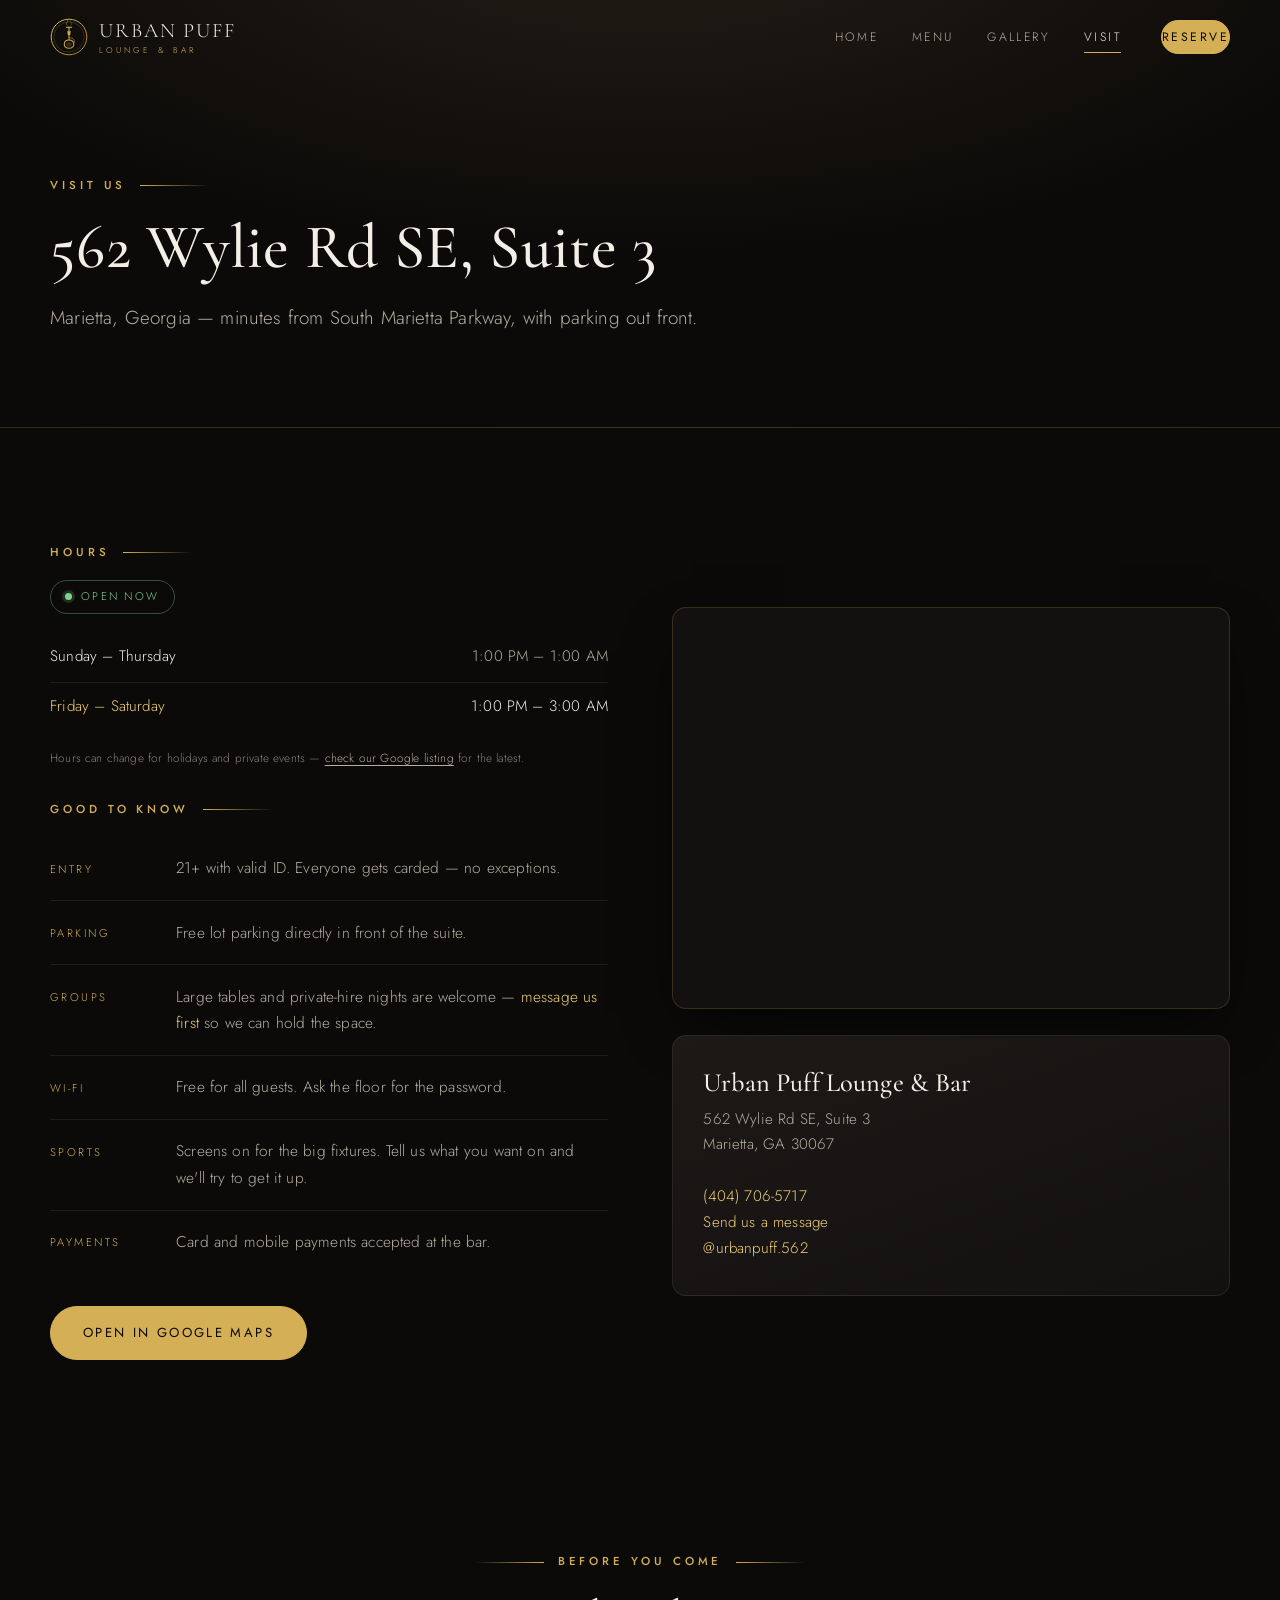
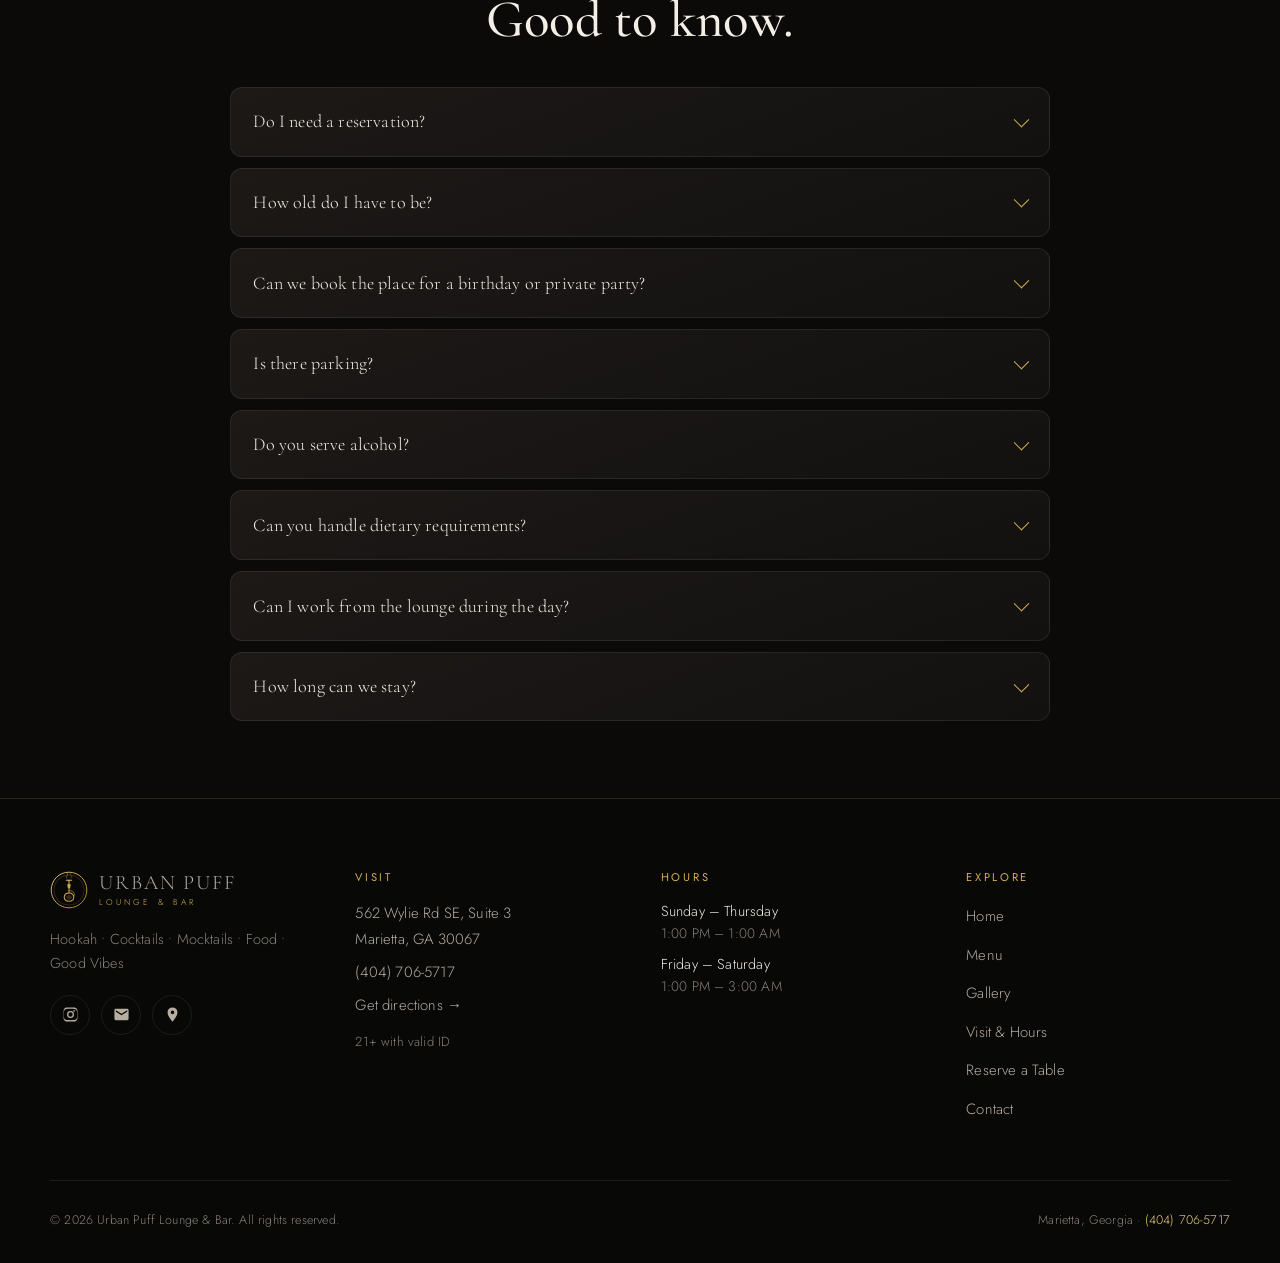
<file: visit.html>
<!DOCTYPE html>
<html lang="en">
<head>
<meta charset="utf-8">
<meta name="viewport" content="width=device-width, initial-scale=1">
<title>Hours, Location &amp; FAQ | Urban Puff Lounge, Marietta</title>
<meta name="description" content="Urban Puff Lounge hours, parking, age policy and directions. 562 Wylie Rd SE Suite 3, Marietta GA 30067. Open daily from 1:00 PM — till 1 AM Sun–Thu, 3 AM Fri–Sat.">
<meta name="robots" content="index, follow, max-image-preview:large, max-snippet:-1, max-video-preview:-1">
<link rel="canonical" href="https://urbanpufflounge.com/visit.html">
<meta name="theme-color" content="#0b0a09">
<meta name="author" content="Urban Puff Lounge &amp; Bar">
<meta name="keywords" content="Urban Puff Lounge &amp; Bar, Urban Puff Lounge and Bar, Urban Puff Marietta, hookah lounge Marietta GA, hookah bar near me, premium hookah lounge Atlanta, shisha Marietta, hookah and food Marietta, cocktail bar Marietta, mocktail bar Marietta, bar Marietta GA, late night bar Marietta, work from lounge Marietta, places to work remotely Marietta GA, free wifi Marietta, laptop friendly Marietta, Cobb County hookah lounge">

<meta name="geo.region" content="US-GA">
<meta name="geo.placename" content="Marietta, GA">
<meta name="geo.position" content="33.9381686;-84.511845">
<meta name="ICBM" content="33.9381686, -84.511845">

<meta property="og:type" content="website">
<meta property="og:site_name" content="Urban Puff Lounge &amp; Bar">
<meta property="og:title" content="Hours, Location &amp; FAQ | Urban Puff Lounge, Marietta">
<meta property="og:description" content="Urban Puff Lounge hours, parking, age policy and directions. 562 Wylie Rd SE Suite 3, Marietta GA 30067. Open daily from 1:00 PM — till 1 AM Sun–Thu, 3 AM Fri–Sat.">
<meta property="og:url" content="https://urbanpufflounge.com/visit.html">
<meta property="og:locale" content="en_US">
<meta property="og:image" content="https://urbanpufflounge.com/assets/img/og-image.jpg">
<meta property="og:image:width" content="1200">
<meta property="og:image:height" content="630">
<meta property="og:image:alt" content="Urban Puff Lounge &amp; Bar — premium hookah lounge in Marietta, Georgia">
<meta name="twitter:card" content="summary_large_image">
<meta name="twitter:title" content="Hours, Location &amp; FAQ | Urban Puff Lounge, Marietta">
<meta name="twitter:description" content="Urban Puff Lounge hours, parking, age policy and directions. 562 Wylie Rd SE Suite 3, Marietta GA 30067. Open daily from 1:00 PM — till 1 AM Sun–Thu, 3 AM Fri–Sat.">
<meta name="twitter:image" content="https://urbanpufflounge.com/assets/img/og-image.jpg">

<link rel="icon" href="favicon.svg" type="image/svg+xml">
<link rel="apple-touch-icon" href="assets/img/logo.svg">

<link rel="preconnect" href="https://fonts.googleapis.com">
<link rel="preconnect" href="https://fonts.gstatic.com" crossorigin>
<link href="https://fonts.googleapis.com/css2?family=Cormorant+Garamond:ital,wght@0,400;0,500;0,600;1,400&family=Jost:wght@200;300;400;500&display=swap" rel="stylesheet">
<link rel="stylesheet" href="assets/css/styles.css">
<script>document.documentElement.className += " js";</script>
<script type="application/ld+json">
{"@context":"https://schema.org","@type":"BreadcrumbList","itemListElement":[
{"@type":"ListItem","position":1,"name":"Home","item":"https://urbanpufflounge.com/"},
{"@type":"ListItem","position":2,"name":"Visit & Hours","item":"https://urbanpufflounge.com/visit.html"}]}
</script>
<script type="application/ld+json">
{"@context":"https://schema.org","@type":"FAQPage","mainEntity":[
    {"@type":"Question","name":"Do I need a reservation?","acceptedAnswer":{"@type":"Answer","text":"Walk-ins are always welcome, but Friday and Saturday fill up fast and big groups almost always need a table held. Reserving takes a minute and costs nothing."}},
    {"@type":"Question","name":"How old do I have to be?","acceptedAnswer":{"@type":"Answer","text":"21 and over, with valid photo ID. Everyone gets carded at the door - no exceptions, no matter who you came with."}},
    {"@type":"Question","name":"Can we book the place for a birthday or private party?","acceptedAnswer":{"@type":"Answer","text":"Yes. Tell us the date, the headcount and roughly what you have in mind and we'll put a plan together. Birthdays, graduations, watch parties, work nights out - we do all of it."}},
    {"@type":"Question","name":"Is there parking?","acceptedAnswer":{"@type":"Answer","text":"Free lot parking right in front of the suite. No meters, no garage, no walking three blocks in the cold."}},
    {"@type":"Question","name":"Do you serve alcohol?","acceptedAnswer":{"@type":"Answer","text":"Yes - we\u2019re a full bar, pouring craft cocktails, cold beer and top-shelf spirits, plus fresh mocktails for anyone skipping the alcohol. 21+ with valid ID."}},
    {"@type":"Question","name":"Can you handle dietary requirements?","acceptedAnswer":{"@type":"Answer","text":"Plenty of the kitchen is vegetarian, and we can adapt a lot of the grill. Message us before you come and we'll sort it out properly."}},
    {"@type":"Question","name":"Can I work from the lounge during the day?","acceptedAnswer":{"@type":"Answer","text":"Yes. We open at 1:00 PM every day with free Wi-Fi, comfortable seating and food and drinks all afternoon - bring the laptop and settle in."}},
    {"@type":"Question","name":"How long can we stay?","acceptedAnswer":{"@type":"Answer","text":"As long as you like. Coals get refreshed through the night and nobody is going to hover over your table."}}
]}
</script>
</head>
<body>
<a class="skip-link" href="#main">Skip to content</a>
<header class="site-header">
  <nav class="wrap nav" aria-label="Main">
    <a class="brand" href="index.html">
      <img class="brand__mark" src="assets/img/logo.svg" alt="" width="38" height="38">
      <span class="brand__name">Urban Puff<span class="brand__sub">Lounge &amp; Bar</span></span>
    </a>
    <button class="nav__toggle" aria-expanded="false" aria-controls="nav-links" aria-label="Menu">
      <span></span><span></span><span></span>
    </button>
    <div class="nav__links" id="nav-links">
      <a href="index.html">Home</a><a href="menu.html">Menu</a><a href="gallery.html">Gallery</a><a href="visit.html" aria-current="page">Visit</a>
      <a class="btn btn--solid nav__cta" href="reserve.html">Reserve</a>
    </div>
  </nav>
</header>
<main id="main">
<section class="page-head">
  <div class="wrap page-head__inner">
    <p class="eyebrow">Visit Us</p>
    <h1>562 Wylie Rd SE, Suite&nbsp;3</h1>
    <p class="lede">Marietta, Georgia — minutes from South Marietta Parkway, with parking out front.</p>
  </div>
</section>
<section class="section">
  <div class="wrap">
    <div class="split">
      <div class="reveal">
        <p class="eyebrow">Hours</p>
        <div style="margin-bottom:2rem"><div class="hours-panel" data-hours><span class="hours-status" data-hours-status></span><div data-hours-list><div class="hours-row" data-days="0,1,2,3,4"><span>Sunday – Thursday</span><span>1:00 PM – 1:00 AM</span></div><div class="hours-row" data-days="5,6"><span>Friday – Saturday</span><span>1:00 PM – 3:00 AM</span></div></div><p class="hours-source" data-hours-note>Hours can change for holidays and private events — <a href="https://maps.app.goo.gl/qtieLH7uMNx3AroJ8" target="_blank" rel="noopener">check our Google listing</a> for the latest.</p><script type="application/json" data-hours-data>[{"days":[0,1,2,3,4],"open":"13:00","close":"25:00"},{"days":[5,6],"open":"13:00","close":"27:00"}]</script></div></div>
        <p class="eyebrow">Good to know</p>
        <ul class="info-list">
          <li><span class="info-list__label">Entry</span><span class="info-list__value">21+ with valid ID. Everyone gets carded — no exceptions.</span></li>
          <li><span class="info-list__label">Parking</span><span class="info-list__value">Free lot parking directly in front of the suite.</span></li>
          <li><span class="info-list__label">Groups</span><span class="info-list__value">Large tables and private-hire nights are welcome — <a href="contact.html">message us first</a> so we can hold the space.</span></li>
          <li><span class="info-list__label">Wi-Fi</span><span class="info-list__value">Free for all guests. Ask the floor for the password.</span></li>
          <li><span class="info-list__label">Sports</span><span class="info-list__value">Screens on for the big fixtures. Tell us what you want on and we'll try to get it up.</span></li>
          <li><span class="info-list__label">Payments</span><span class="info-list__value">Card and mobile payments accepted at the bar.</span></li>
        </ul>
        <div class="btn-row" style="margin-top:2rem">
          <a class="btn btn--solid" href="https://maps.app.goo.gl/qtieLH7uMNx3AroJ8" target="_blank" rel="noopener">Open in Google Maps</a>
        </div>
      </div>
      <div class="reveal">
        <div class="map-frame" style="margin-bottom:1.6rem">
          <iframe title="Map to Urban Puff Lounge &amp; Bar" loading="lazy" referrerpolicy="no-referrer-when-downgrade"
            src="https://www.google.com/maps?q=562%20Wylie%20Rd%20SE%2C%20Suite%203%2C%20Marietta%2C%20GA%2030067&output=embed"></iframe>
        </div>
        <div class="card">
          <h2 class="panel-head">Urban Puff Lounge &amp; Bar</h2>
          <p>562 Wylie Rd SE, Suite 3<br>Marietta, GA 30067<br><br>
          <a href="tel:+14047065717">(404) 706-5717</a><br>
          <a href="contact.html">Send us a message</a><br>
          <a href="https://www.instagram.com/urbanpuff.562/" target="_blank" rel="noopener">@urbanpuff.562</a></p>
        </div>
      </div>
    </div>
  </div>
</section>
<section class="section section--tight">
  <div class="wrap" style="max-width:820px">
    <div class="center" style="margin-bottom:2.4rem">
      <p class="eyebrow">Before You Come</p>
      <h2>Good to know.</h2>
    </div>
    <div class="faq-list">
      <details class="faq reveal">
        <summary>Do I need a reservation?</summary>
        <div class="faq__body"><p>Walk-ins are always welcome, but Friday and Saturday fill up fast and big groups almost always need a table held. Reserving takes a minute and costs nothing.</p></div>
      </details>
      <details class="faq reveal">
        <summary>How old do I have to be?</summary>
        <div class="faq__body"><p>21 and over, with valid photo ID. Everyone gets carded at the door — no exceptions, no matter who you came with.</p></div>
      </details>
      <details class="faq reveal">
        <summary>Can we book the place for a birthday or private party?</summary>
        <div class="faq__body"><p>Yes. Tell us the date, the headcount and roughly what you have in mind and we'll put a plan together. Birthdays, graduations, watch parties, work nights out — we do all of it.</p></div>
      </details>
      <details class="faq reveal">
        <summary>Is there parking?</summary>
        <div class="faq__body"><p>Free lot parking right in front of the suite. No meters, no garage, no walking three blocks in the cold.</p></div>
      </details>
      <details class="faq reveal">
        <summary>Do you serve alcohol?</summary>
        <div class="faq__body"><p>Yes — we’re a full bar, pouring craft cocktails, cold beer and top-shelf spirits, plus fresh mocktails for anyone skipping the alcohol. 21+ with valid ID.</p></div>
      </details>
      <details class="faq reveal">
        <summary>Can you handle dietary requirements?</summary>
        <div class="faq__body"><p>Plenty of the kitchen is vegetarian, and we can adapt a lot of the grill. Message us before you come and we'll sort it out properly.</p></div>
      </details>
      <details class="faq reveal">
        <summary>Can I work from the lounge during the day?</summary>
        <div class="faq__body"><p>Yes. We open at 1:00 PM every day with free Wi-Fi, comfortable seating and food and drinks all afternoon — bring the laptop and settle in.</p></div>
      </details>
      <details class="faq reveal">
        <summary>How long can we stay?</summary>
        <div class="faq__body"><p>As long as you like. Coals get refreshed through the night and nobody is going to hover over your table.</p></div>
      </details>
    </div>
  </div>
</section></main>

<div class="action-bar" aria-label="Quick actions">
  <a href="tel:+14047065717"><svg viewBox="0 0 24 24" aria-hidden="true"><path d="M6.5 3h3l1.5 4-2 1.5a12 12 0 006.5 6.5L17 13l4 1.5v3a2 2 0 01-2.2 2A16.5 16.5 0 014.5 5.2 2 2 0 016.5 3z"/></svg><span>Call</span></a>
  <a href="reserve.html"><svg viewBox="0 0 24 24" aria-hidden="true"><rect x="3" y="5" width="18" height="16" rx="2"/><path d="M3 10h18M8 3v4M16 3v4"/></svg><span>Reserve</span></a>
  <a href="https://maps.app.goo.gl/qtieLH7uMNx3AroJ8" target="_blank" rel="noopener"><svg viewBox="0 0 24 24" aria-hidden="true"><path d="M12 21s7-7.2 7-12a7 7 0 10-14 0c0 4.8 7 12 7 12z"/><circle cx="12" cy="9" r="2.6"/></svg><span>Directions</span></a>
</div>

<footer class="site-footer">
  <div class="wrap">
    <div class="footer-grid">
      <div>
        <a class="brand" href="index.html" style="margin-bottom:1.1rem">
          <img class="brand__mark" src="assets/img/logo.svg" alt="" width="38" height="38">
          <span class="brand__name">Urban Puff<span class="brand__sub">Lounge &amp; Bar</span></span>
        </a>
        <p style="color:var(--text-faint);font-size:.9rem;max-width:30ch">Hookah • Cocktails • Mocktails • Food • Good Vibes</p>
        <div class="socials" style="margin-top:1.2rem">
          <a href="https://www.instagram.com/urbanpuff.562/" target="_blank" rel="noopener" aria-label="Instagram"><svg viewBox="0 0 24 24" aria-hidden="true"><path d="M12 2.2c3.2 0 3.6 0 4.9.07 1.2.05 1.8.25 2.2.42.6.22 1 .48 1.4.9.4.4.7.8.9 1.4.2.4.4 1 .4 2.2.1 1.3.1 1.7.1 4.9s0 3.6-.1 4.9c0 1.2-.2 1.8-.4 2.2-.2.6-.5 1-.9 1.4-.4.4-.8.7-1.4.9-.4.2-1 .4-2.2.4-1.3.1-1.7.1-4.9.1s-3.6 0-4.9-.1c-1.2 0-1.8-.2-2.2-.4-.6-.2-1-.5-1.4-.9-.4-.4-.7-.8-.9-1.4-.2-.4-.4-1-.4-2.2C2.2 15.6 2.2 15.2 2.2 12s0-3.6.1-4.9c0-1.2.2-1.8.4-2.2.2-.6.5-1 .9-1.4.4-.4.8-.7 1.4-.9.4-.2 1-.4 2.2-.4C8.4 2.2 8.8 2.2 12 2.2zm0 1.8c-3.1 0-3.5 0-4.7.07-1.1.05-1.7.24-2.1.4-.5.2-.9.44-1.3.83-.4.4-.63.8-.83 1.3-.16.4-.35 1-.4 2.1C2.6 9.9 2.6 10.3 2.6 12s0 2.1.07 3.3c.05 1.1.24 1.7.4 2.1.2.5.44.9.83 1.3.4.4.8.63 1.3.83.4.16 1 .35 2.1.4 1.2.07 1.6.07 4.7.07s3.5 0 4.7-.07c1.1-.05 1.7-.24 2.1-.4.5-.2.9-.44 1.3-.83.4-.4.63-.8.83-1.3.16-.4.35-1 .4-2.1.07-1.2.07-1.6.07-3.3s0-2.1-.07-3.3c-.05-1.1-.24-1.7-.4-2.1-.2-.5-.44-.9-.83-1.3-.4-.4-.8-.63-1.3-.83-.4-.16-1-.35-2.1-.4C15.5 4 15.1 4 12 4zm0 3.1a4.9 4.9 0 110 9.8 4.9 4.9 0 010-9.8zm0 8a3.1 3.1 0 100-6.2 3.1 3.1 0 000 6.2zm6.3-8.2a1.15 1.15 0 11-2.3 0 1.15 1.15 0 012.3 0z"/></svg></a>
          <a href="contact.html" aria-label="Send us a message"><svg viewBox="0 0 24 24" aria-hidden="true"><path d="M20 4H4a2 2 0 00-2 2v12a2 2 0 002 2h16a2 2 0 002-2V6a2 2 0 00-2-2zm0 4.24l-8 4.99-8-4.99V6l8 5 8-5v2.24z"/></svg></a>
          <a href="https://maps.app.goo.gl/qtieLH7uMNx3AroJ8" target="_blank" rel="noopener" aria-label="Directions"><svg viewBox="0 0 24 24" aria-hidden="true"><path d="M12 2a7 7 0 00-7 7c0 5.25 7 13 7 13s7-7.75 7-13a7 7 0 00-7-7zm0 9.5A2.5 2.5 0 1112 6.5a2.5 2.5 0 010 5z"/></svg></a>
        </div>
      </div>
      <div>
        <h2 class="footer-head">Visit</h2>
        <p>562 Wylie Rd SE, Suite 3<br>Marietta, GA 30067</p>
        <p><a href="tel:+14047065717">(404) 706-5717</a></p>
        <p><a href="https://maps.app.goo.gl/qtieLH7uMNx3AroJ8" target="_blank" rel="noopener">Get directions &rarr;</a></p>
        <p style="font-size:.82rem;color:var(--text-faint);margin-top:.8rem">21+ with valid ID</p>
      </div>
      <div>
        <h2 class="footer-head">Hours</h2>
        <ul style="font-size:.9rem;line-height:1.5"><li><span style="color:var(--text)">Sunday – Thursday</span><br><span style="color:var(--text-faint);font-size:.86rem">1:00 PM – 1:00 AM</span></li><li><span style="color:var(--text)">Friday – Saturday</span><br><span style="color:var(--text-faint);font-size:.86rem">1:00 PM – 3:00 AM</span></li></ul>
      </div>
      <div>
        <h2 class="footer-head">Explore</h2>
        <ul>
          <li><a href="index.html">Home</a></li>
          <li><a href="menu.html">Menu</a></li>
          <li><a href="gallery.html">Gallery</a></li>
          <li><a href="visit.html">Visit &amp; Hours</a></li>
          <li><a href="reserve.html">Reserve a Table</a></li>
          <li><a href="contact.html">Contact</a></li>
        </ul>
      </div>
    </div>
    <div class="footer-bottom">
      <span>&copy; <span data-year>2026</span> Urban Puff Lounge &amp; Bar. All rights reserved.</span>
      <span>Marietta, Georgia &middot; <a href="tel:+14047065717">(404) 706-5717</a></span>
    </div>
  </div>
</footer>
<script src="assets/js/main.js"></script>
<script src="assets/js/hours.js"></script>
<script src="assets/js/forms.js"></script>
</body>
</html>
</file>
<file: assets/css/styles.css>
/* ==========================================================================
   Urban Puff Lounge and Bar — design system
   ========================================================================== */

:root{
  --ink:#0b0a09;
  --ink-2:#131110;
  --ink-3:#1c1917;
  --line:rgba(212,175,85,.18);
  --line-soft:rgba(255,255,255,.08);

  --gold:#d4af55;
  --gold-bright:#f0cf7a;
  --gold-deep:#a8811f;
  --ember:#e0632c;
  --smoke:#b9b2a8;

  --text:#f4efe6;
  --text-dim:#b7ada0;
  --text-faint:#8b8177;

  --display:"Cormorant Garamond",Georgia,"Times New Roman",serif;
  --body:"Jost","Helvetica Neue",Helvetica,Arial,sans-serif;

  --wrap:1180px;
  --radius:14px;
  --shadow:0 24px 60px -20px rgba(0,0,0,.85);
  --ease:cubic-bezier(.2,.7,.3,1);
}

*,*::before,*::after{box-sizing:border-box}
html{scroll-behavior:smooth;-webkit-text-size-adjust:100%}
body{
  margin:0;
  background:var(--ink);
  color:var(--text);
  font-family:var(--body);
  font-size:17px;
  line-height:1.7;
  font-weight:300;
  letter-spacing:.01em;
  overflow-x:hidden;
}
img{max-width:100%;display:block}
a{color:var(--gold-bright);text-decoration:none;transition:color .25s var(--ease)}
a:hover{color:var(--text)}
h1,h2,h3,h4{font-family:var(--display);font-weight:500;line-height:1.12;margin:0 0 .5em;letter-spacing:.005em}
h1{font-size:clamp(2.9rem,7.5vw,5.2rem)}
h2{font-size:clamp(2.1rem,4.6vw,3.3rem)}
h3{font-size:clamp(1.3rem,2.2vw,1.65rem)}
p{margin:0 0 1.1em}
ul{margin:0;padding:0;list-style:none}

.wrap{width:min(100% - 2.5rem,var(--wrap));margin-inline:auto}
.section{padding:clamp(4.5rem,9vw,8rem) 0}
.section--tight{padding:clamp(3rem,6vw,5rem) 0}
.center{text-align:center}

/* ---------- decorative bits ---------- */
.eyebrow{
  font-size:.72rem;letter-spacing:.34em;text-transform:uppercase;
  color:var(--gold);font-weight:500;margin:0 0 1.1rem;
  display:flex;align-items:center;gap:.85rem;
}
.eyebrow::after{content:"";height:1px;flex:1;max-width:70px;background:linear-gradient(90deg,var(--gold),transparent)}
.center .eyebrow{justify-content:center}
.center .eyebrow::before{content:"";height:1px;flex:1;max-width:70px;background:linear-gradient(270deg,var(--gold),transparent)}

.lede{font-size:clamp(1.02rem,1.6vw,1.18rem);color:var(--text-dim);max-width:62ch}
.center .lede{margin-inline:auto}

.rule{height:1px;background:linear-gradient(90deg,transparent,var(--line),transparent);border:0;margin:0}

.glow{position:absolute;border-radius:50%;filter:blur(90px);pointer-events:none;z-index:0}

/* ---------- buttons ---------- */
.btn{
  display:inline-flex;align-items:center;justify-content:center;gap:.6rem;
  padding:.95rem 2rem;border-radius:100px;border:1px solid var(--gold);
  font-family:var(--body);font-size:.82rem;font-weight:400;
  letter-spacing:.18em;text-transform:uppercase;cursor:pointer;
  background:transparent;color:var(--gold-bright);
  transition:all .3s var(--ease);
}
.btn:hover{background:var(--gold);color:var(--ink);border-color:var(--gold);transform:translateY(-2px)}
.btn--solid{background:var(--gold);color:var(--ink);border-color:var(--gold)}
.btn--solid:hover{background:var(--gold-bright);border-color:var(--gold-bright);color:var(--ink)}
.btn--ghost{border-color:var(--line-soft);color:var(--text)}
.btn--ghost:hover{border-color:var(--gold);background:transparent;color:var(--gold-bright)}
.btn-row{display:flex;flex-wrap:wrap;gap:.9rem}
.center .btn-row{justify-content:center}

/* ---------- header ---------- */
.site-header{
  position:fixed;inset:0 0 auto 0;z-index:100;
  padding:1.15rem 0;
  transition:background .35s var(--ease),padding .35s var(--ease),border-color .35s var(--ease);
  border-bottom:1px solid transparent;
}
.site-header.is-stuck{
  background:rgba(11,10,9,.9);
  backdrop-filter:blur(14px);-webkit-backdrop-filter:blur(14px);
  border-bottom-color:var(--line);padding:.7rem 0;
}
.nav{display:flex;align-items:center;justify-content:space-between;gap:1.5rem}
.brand{display:flex;align-items:center;gap:.7rem;color:var(--text)}
.brand:hover{color:var(--text)}
.brand__mark{width:38px;height:38px;flex:none}
.brand__name{font-family:var(--display);font-size:1.28rem;letter-spacing:.09em;text-transform:uppercase;line-height:1}
.brand__sub{display:block;font-family:var(--body);font-size:.53rem;letter-spacing:.36em;color:var(--gold);text-transform:uppercase;margin-top:.28rem}

.nav__links{display:flex;align-items:center;gap:2.1rem}
.nav__links a{
  color:var(--text-dim);font-size:.76rem;letter-spacing:.2em;text-transform:uppercase;
  position:relative;padding:.35rem 0;
}
.nav__links a::after{
  content:"";position:absolute;left:0;bottom:0;width:0;height:1px;background:var(--gold);
  transition:width .3s var(--ease);
}
.nav__links a:hover,.nav__links a[aria-current="page"]{color:var(--text)}
.nav__links a:hover::after,.nav__links a[aria-current="page"]::after{width:100%}
.nav__cta{margin-left:.4rem;padding:.7rem 1.4rem;font-size:.72rem}
.nav__links a.btn{color:var(--gold-bright)}
.nav__links a.btn--solid{color:var(--ink)}
.nav__links a.btn--solid:hover{color:var(--ink);background:var(--gold-bright)}
.nav__links a.btn::after{display:none}

.nav__toggle{
  display:none;background:none;border:0;cursor:pointer;padding:.5rem;
  width:44px;height:44px;color:var(--text);
}
.nav__toggle span{display:block;height:1.5px;background:currentColor;margin:5px 0;transition:transform .3s var(--ease),opacity .3s var(--ease)}
.nav__toggle[aria-expanded="true"] span:nth-child(1){transform:translateY(6.5px) rotate(45deg)}
.nav__toggle[aria-expanded="true"] span:nth-child(2){opacity:0}
.nav__toggle[aria-expanded="true"] span:nth-child(3){transform:translateY(-6.5px) rotate(-45deg)}

/* ---------- hero ---------- */
.hero{
  position:relative;min-height:100svh;display:flex;align-items:center;
  padding:9rem 0 4rem;overflow:hidden;
  background:
    radial-gradient(120% 80% at 50% 0%,#231d16 0%,transparent 60%),
    radial-gradient(90% 60% at 80% 100%,#1a1512 0%,transparent 65%),
    var(--ink);
}
.hero::after{
  content:"";position:absolute;inset:auto 0 0 0;height:200px;
  background:linear-gradient(180deg,transparent,var(--ink));z-index:1;
}
.hero__smoke{
  position:absolute;inset:0;z-index:0;opacity:.5;
  background:
    radial-gradient(closest-side,rgba(212,175,85,.16),transparent) 18% 32%/48% 56% no-repeat,
    radial-gradient(closest-side,rgba(224,99,44,.11),transparent) 82% 62%/52% 60% no-repeat;
  filter:blur(30px);
  animation:drift 22s ease-in-out infinite alternate;
}
@keyframes drift{
  from{transform:translate3d(-2%,0,0) scale(1)}
  to{transform:translate3d(3%,-4%,0) scale(1.12)}
}
.hero__inner{position:relative;z-index:2;max-width:760px}
.hero h1{margin-bottom:.35em}
.hero h1 em{font-style:italic;color:var(--gold-bright)}
.hero__tag{
  font-size:.74rem;letter-spacing:.36em;text-transform:uppercase;color:var(--gold);
  margin-bottom:1.6rem;
}
.hero__meta{
  display:flex;flex-wrap:wrap;gap:.55rem 1.5rem;margin-top:2.4rem;
  font-size:.76rem;letter-spacing:.16em;text-transform:uppercase;color:var(--text-faint);
}
.hero__meta span{display:flex;align-items:center;gap:.5rem}
.hero__meta span::before{content:"";width:5px;height:5px;border-radius:50%;background:var(--gold)}

/* ---------- feature grid ---------- */
.grid{display:grid;gap:1.15rem}
.grid--3{grid-template-columns:repeat(auto-fit,minmax(275px,1fr))}
.grid--2{grid-template-columns:repeat(auto-fit,minmax(320px,1fr))}
.grid--4{grid-template-columns:repeat(auto-fit,minmax(215px,1fr))}

.card{
  position:relative;padding:2.1rem 1.9rem;border-radius:var(--radius);
  background:linear-gradient(160deg,var(--ink-3),var(--ink-2));
  border:1px solid var(--line-soft);
  transition:border-color .35s var(--ease),transform .35s var(--ease),background .35s var(--ease);
  overflow:hidden;
}
.card::before{
  content:"";position:absolute;inset:0 0 auto 0;height:1px;
  background:linear-gradient(90deg,transparent,var(--gold),transparent);
  opacity:0;transition:opacity .35s var(--ease);
}
.card:hover{transform:translateY(-4px);border-color:var(--line)}
.card:hover::before{opacity:1}
.card h3{margin-bottom:.4em}
.card p{color:var(--text-dim);font-size:.95rem;margin:0}
.card__icon{
  width:44px;height:44px;margin-bottom:1.25rem;color:var(--gold);
}
.card__icon svg{width:100%;height:100%;stroke:currentColor;fill:none;stroke-width:1.15;stroke-linecap:round;stroke-linejoin:round}

/* ---------- menu ---------- */
.menu-cat{margin-bottom:3.6rem}
.menu-cat__head{display:flex;align-items:baseline;gap:1.2rem;margin-bottom:1.6rem}
.menu-cat__head h3{margin:0;white-space:nowrap;color:var(--gold-bright)}
.menu-cat__head .rule{flex:1}
.menu-list{display:grid;gap:1.4rem;grid-template-columns:repeat(auto-fit,minmax(290px,1fr))}
.menu-item__name{
  font-family:var(--display);font-size:1.16rem;color:var(--text);margin:0 0 .18em;
  display:flex;align-items:center;gap:.6rem;
}
.menu-item__desc{color:var(--text-faint);font-size:.9rem;margin:0;line-height:1.6}
.tag{
  font-family:var(--body);font-size:.56rem;letter-spacing:.18em;text-transform:uppercase;
  border:1px solid var(--line);color:var(--gold);border-radius:100px;padding:.2rem .55rem;
  line-height:1.4;white-space:nowrap;
}

/* ---------- split ---------- */
.split{display:grid;gap:clamp(2rem,5vw,4rem);grid-template-columns:repeat(auto-fit,minmax(330px,1fr));align-items:center}

.info-list li{
  display:flex;gap:1rem;padding:1.15rem 0;border-bottom:1px solid var(--line-soft);
}
.info-list li:last-child{border-bottom:0}
.info-list dt,.info-list__label{
  font-size:.7rem;letter-spacing:.22em;text-transform:uppercase;color:var(--gold);
  min-width:110px;flex:none;padding-top:.28rem;
}
.info-list__value{color:var(--text-dim);font-size:.97rem}
.info-list__value strong{color:var(--text);font-weight:400}

.hours-row{display:flex;justify-content:space-between;gap:1rem;padding:.72rem 0;border-bottom:1px solid var(--line-soft);font-size:.95rem}
.hours-row:last-child{border-bottom:0}
.hours-row span:first-child{color:var(--text)}
.hours-row span:last-child{color:var(--text-dim)}

.map-frame{
  border-radius:var(--radius);overflow:hidden;border:1px solid var(--line);
  box-shadow:var(--shadow);background:var(--ink-2);
}
.map-frame iframe{display:block;width:100%;height:400px;border:0;filter:grayscale(.35) contrast(1.05)}

/* ---------- gallery ---------- */
.gallery{display:grid;gap:1rem;grid-template-columns:repeat(auto-fit,minmax(250px,1fr))}
.tile{
  position:relative;aspect-ratio:4/5;border-radius:var(--radius);overflow:hidden;
  border:1px solid var(--line-soft);
  background:linear-gradient(150deg,var(--ink-3),#0f0d0c);
  display:flex;align-items:center;justify-content:center;
}
.tile--wide{aspect-ratio:16/10}
.tile img{width:100%;height:100%;object-fit:cover;transition:transform .6s var(--ease)}
.tile:hover img{transform:scale(1.05)}
.tile__ph{
  text-align:center;color:var(--text-faint);padding:1.5rem;
  font-size:.68rem;letter-spacing:.24em;text-transform:uppercase;
}
.tile__ph svg{width:34px;height:34px;stroke:var(--gold);fill:none;stroke-width:1;opacity:.55;margin:0 auto .9rem}

/* ---------- quote / cta band ---------- */
.band{
  position:relative;overflow:hidden;
  background:linear-gradient(140deg,#1a1512,#0d0c0b 60%);
  border-block:1px solid var(--line);
}
.band .glow{width:520px;height:520px;background:rgba(212,175,85,.1);top:-40%;left:60%}

/* ---------- forms ---------- */
.form{display:grid;gap:1.15rem}
.form__row{display:grid;gap:1.15rem;grid-template-columns:repeat(auto-fit,minmax(210px,1fr))}
.field{display:flex;flex-direction:column;gap:.5rem}
.field label{font-size:.68rem;letter-spacing:.22em;text-transform:uppercase;color:var(--gold)}
.field label .req{color:var(--ember)}
.field input,.field textarea,.field select{
  font-family:var(--body);font-size:1rem;font-weight:300;color:var(--text);
  background:var(--ink-2);border:1px solid var(--line-soft);border-radius:10px;
  padding:.85rem 1rem;transition:border-color .25s var(--ease),background .25s var(--ease);
  width:100%;
}
.field textarea{min-height:150px;resize:vertical}
.field input:focus,.field textarea:focus,.field select:focus{
  outline:0;border-color:var(--gold);background:var(--ink-3);
}
.field input::placeholder,.field textarea::placeholder{color:#6b6259}
.field .err{font-size:.78rem;color:var(--ember);letter-spacing:.02em;min-height:1em;display:none}
.field.is-invalid input,.field.is-invalid textarea{border-color:var(--ember)}
.field.is-invalid .err{display:block}
.form__note{font-size:.82rem;color:var(--text-faint);margin:0}
.hp{position:absolute;left:-9999px;opacity:0;height:0;width:0;overflow:hidden}

.form-panel{
  padding:clamp(1.7rem,3.4vw,2.6rem);border-radius:var(--radius);
  background:linear-gradient(160deg,var(--ink-3),var(--ink-2));
  border:1px solid var(--line-soft);box-shadow:var(--shadow);
}

/* ---------- footer ---------- */
.site-footer{background:#080807;border-top:1px solid var(--line);padding:4.5rem 0 2rem}
.footer-grid{display:grid;gap:2.6rem;grid-template-columns:repeat(auto-fit,minmax(230px,1fr));margin-bottom:3rem}
.footer-grid h2.footer-head{
  font-family:var(--body);font-size:.7rem;letter-spacing:.24em;text-transform:uppercase;
  color:var(--gold);margin:0 0 1.1rem;font-weight:400;
}
.footer-grid li{margin-bottom:.6rem}
.footer-grid a,.footer-grid p{color:var(--text-dim);font-size:.93rem}
.footer-grid p{margin:0 0 .5rem}
.footer-bottom{
  display:flex;flex-wrap:wrap;gap:.8rem 1.5rem;justify-content:space-between;align-items:center;
  padding-top:1.8rem;border-top:1px solid var(--line-soft);
  font-size:.78rem;color:var(--text-faint);
}
.socials{display:flex;gap:.7rem}
.socials a{
  width:40px;height:40px;border-radius:50%;border:1px solid var(--line-soft);
  display:grid;place-items:center;color:var(--text-dim);transition:all .3s var(--ease);
}
.socials a:hover{border-color:var(--gold);color:var(--gold);transform:translateY(-2px)}
.socials svg{width:17px;height:17px;fill:currentColor}

/* ---------- page header (inner pages) ---------- */
.page-head{
  position:relative;padding:11rem 0 4.5rem;overflow:hidden;
  background:radial-gradient(100% 130% at 50% -20%,#241d15 0%,var(--ink) 62%);
  border-bottom:1px solid var(--line);
}
.page-head__inner{position:relative;z-index:2}
.page-head h1{font-size:clamp(2.4rem,5.5vw,3.9rem);margin-bottom:.3em}

/* ---------- reveal on scroll ---------- */
.js .reveal{opacity:0;transform:translateY(22px);transition:opacity .8s var(--ease),transform .8s var(--ease)}
.js .reveal.is-in{opacity:1;transform:none}

/* ---------- responsive ---------- */
@media (max-width:900px){
  .nav__toggle{display:block}
  .nav__links{
    position:fixed;inset:0 0 0 auto;width:min(320px,84vw);
    background:rgba(10,9,8,.97);backdrop-filter:blur(18px);
    flex-direction:column;align-items:flex-start;justify-content:center;
    gap:1.6rem;padding:2rem 2.2rem;border-left:1px solid var(--line);
    transform:translateX(100%);transition:transform .4s var(--ease);
  }
  .nav__links.is-open{transform:none}
  .nav__links a{font-size:.92rem;letter-spacing:.16em}
  .nav__cta{margin-left:0;width:100%}
  body.nav-open{overflow:hidden}
}
@media (max-width:640px){
  body{font-size:16px}
  .hero{min-height:auto;padding:8rem 0 4rem}
  .page-head{padding:9rem 0 3.5rem}
  .info-list li{flex-direction:column;gap:.3rem}
  .info-list__label{padding-top:0}
}
@media (prefers-reduced-motion:reduce){
  *,*::before,*::after{animation-duration:.01ms!important;transition-duration:.01ms!important;scroll-behavior:auto!important}
  .js .reveal{opacity:1;transform:none}
}

/* ==========================================================================
   Artwork
   ========================================================================== */
.art{
  position:relative;display:block;width:100%;
  border-radius:var(--radius);overflow:hidden;
  background:
    radial-gradient(120% 90% at 50% 8%,rgba(212,175,85,.07),transparent 62%),
    linear-gradient(158deg,var(--ink-3),#0d0c0b);
  border:1px solid var(--line-soft);
  transition:border-color .4s var(--ease),transform .4s var(--ease);
}
.art:hover{border-color:var(--line)}
.art__svg{display:block;width:100%;height:auto;aspect-ratio:4/5}
.art__svg--wide{aspect-ratio:5/3}
.art__photo{width:100%;height:100%;object-fit:cover;display:block}
/* a real photo wins: it sits after the svg in the DOM and covers it */
.art__photo + .art__svg,.art:has(.art__photo) .art__svg{display:none}

.art-card{display:flex;flex-direction:column;gap:0;overflow:hidden;padding:0}
.art-card .art{border:0;border-radius:0;border-bottom:1px solid var(--line-soft)}
.art-card__body{padding:1.7rem 1.6rem 1.9rem}
.art-card__body h3{margin-bottom:.35em}
.art-card__body p{color:var(--text-dim);font-size:.94rem;margin:0}
.art-card__body .tag{margin-bottom:.8rem;display:inline-block}

/* --- animations --- */
@keyframes art-rise{
  0%{opacity:0;transform:translateY(10px) scaleY(.9)}
  25%{opacity:1}
  100%{opacity:0;transform:translateY(-26px) scaleY(1.15)}
}
.art-smoke path{animation:art-rise 5.5s ease-in-out infinite}
.art-smoke__b{animation-delay:1.1s!important}
.art-smoke__c{animation-delay:2.2s!important}

@keyframes art-ember{0%,100%{opacity:.55}50%{opacity:1}}
.art-ember circle{animation:art-ember 2.4s ease-in-out infinite}
.art-ember circle:nth-child(2){animation-delay:.6s}
.art-ember circle:nth-child(3){animation-delay:1.2s}

@keyframes art-flicker{
  0%,100%{transform:scaleY(1) translateY(0);opacity:.5}
  50%{transform:scaleY(1.12) translateY(-4px);opacity:.75}
}
.art-flame path{transform-origin:center bottom;animation:art-flicker 1.8s ease-in-out infinite}
.art-flame path:last-child{animation-delay:.7s}

@keyframes art-heat{0%,100%{opacity:.18}50%{opacity:.42}}
.art-heat{animation:art-heat 3s ease-in-out infinite}

@keyframes art-bubble{
  0%{transform:translateY(0) scale(.7);opacity:0}
  20%{opacity:.6}
  100%{transform:translateY(-96px) scale(1.1);opacity:0}
}
.art-bubble{animation:art-bubble 4.2s ease-in infinite}
.art-bubble--2{animation-delay:1s}
.art-bubble--3{animation-delay:2s}
.art-bubble--4{animation-delay:3s}

@keyframes art-lamp{0%,100%{opacity:.65}50%{opacity:1}}
.art-lamp{animation:art-lamp 4.5s ease-in-out infinite}
.art-lamp:nth-of-type(2){animation-delay:1.5s}
.art-lamp:nth-of-type(3){animation-delay:3s}

/* ==========================================================================
   Hero with artwork
   ========================================================================== */
.hero__grid{
  position:relative;z-index:2;display:grid;gap:clamp(2rem,4vw,3.5rem);
  grid-template-columns:minmax(0,1.05fr) minmax(0,.95fr);align-items:center;
}
.hero__art{position:relative}
.hero__art .art{background:transparent;border:0}
.hero__art .art__svg{aspect-ratio:5/3}
@media (max-width:900px){
  .hero__grid{grid-template-columns:1fr}
  .hero__art{order:-1;max-width:520px}
}

/* ==========================================================================
   Showcase band
   ========================================================================== */
.showcase{display:grid;gap:1.15rem;grid-template-columns:repeat(auto-fit,minmax(250px,1fr))}
.showcase--6{grid-template-columns:repeat(auto-fit,minmax(250px,1fr))}
@media (min-width:900px){.showcase--6{grid-template-columns:repeat(3,1fr)}}
.footnote-mark{color:var(--gold,currentColor);text-decoration:none;font-size:.6em;vertical-align:super;margin-left:.05em}
.footnote{margin-top:1.4rem;font-size:.85rem;font-style:italic;opacity:.6}
/* equal-proportion tiles */
.showcase--6 .art-card .art__svg{aspect-ratio:4/5}
.showcase--6 .art-card__body{flex:1;display:flex;flex-direction:column}
.showcase--6 .art-card__body h3{min-height:2.4em}
@media (min-width:900px){.grid--3{grid-template-columns:repeat(3,1fr)}}

/* ==========================================================================
   Hours panel
   ========================================================================== */
.hours-panel{position:relative}
.hours-status{
  display:inline-flex;align-items:center;gap:.55rem;margin-bottom:1.2rem;
  font-size:.7rem;letter-spacing:.2em;text-transform:uppercase;
  padding:.4rem .9rem;border-radius:100px;border:1px solid var(--line-soft);
  color:var(--text-dim);
}
.hours-status::before{content:"";width:7px;height:7px;border-radius:50%;background:var(--text-faint)}
.hours-status[data-state="open"]{color:#7fd18f;border-color:rgba(127,209,143,.35)}
.hours-status[data-state="open"]::before{background:#7fd18f;box-shadow:0 0 0 3px rgba(127,209,143,.18)}
.hours-status[data-state="closed"]{color:var(--ember);border-color:rgba(224,99,44,.35)}
.hours-status[data-state="closed"]::before{background:var(--ember)}
.hours-row[data-today="true"] span:first-child{color:var(--gold-bright)}
.hours-row[data-today="true"] span:last-child{color:var(--text)}
.hours-source{font-size:.74rem;color:var(--text-faint);margin-top:1rem}
.hours-source a{color:var(--text-dim);text-decoration:underline;text-underline-offset:3px}
.hours-source a:hover{color:var(--gold-bright)}

/* ==========================================================================
   Form status (inline, no redirect)
   ========================================================================== */
.form-status{
  display:none;gap:.9rem;align-items:flex-start;
  padding:1.15rem 1.25rem;border-radius:12px;margin-bottom:1.4rem;
  border:1px solid var(--line-soft);background:var(--ink-2);
}
.form-status.is-shown{display:flex}
.form-status__icon{flex:none;width:26px;height:26px;margin-top:1px}
.form-status__icon svg{width:100%;height:100%;fill:none;stroke-width:1.6;stroke-linecap:round;stroke-linejoin:round}
.form-status p{margin:0;font-size:.94rem}
.form-status strong{display:block;font-family:var(--display);font-size:1.2rem;font-weight:500;margin-bottom:.2rem}
.form-status[data-state="ok"]{border-color:rgba(127,209,143,.35)}
.form-status[data-state="ok"] .form-status__icon{color:#7fd18f}
.form-status[data-state="ok"] strong{color:#7fd18f}
.form-status[data-state="err"]{border-color:rgba(224,99,44,.4)}
.form-status[data-state="err"] .form-status__icon{color:var(--ember)}
.form-status[data-state="err"] strong{color:var(--ember)}
.form-status[data-state="info"] .form-status__icon{color:var(--gold)}
.form-status[data-state="info"] strong{color:var(--gold-bright)}
.form-status p a{text-decoration:underline;text-underline-offset:3px}

.form.is-sent{display:none}

@media (prefers-reduced-motion:reduce){
  .art-smoke path,.art-ember circle,.art-flame path,.art-heat,
  .art-bubble,.art-lamp{animation:none!important;opacity:.6!important}
}
.field label .opt{color:var(--text-faint);letter-spacing:.14em}

/* ==========================================================================
   Sticky action bar (mobile)
   ========================================================================== */
.action-bar{display:none}
@media (max-width:760px){
  .action-bar{
    position:fixed;left:0;right:0;bottom:0;z-index:90;
    display:grid;grid-template-columns:repeat(3,1fr);
    background:rgba(10,9,8,.94);backdrop-filter:blur(16px);-webkit-backdrop-filter:blur(16px);
    border-top:1px solid var(--line);
    padding-bottom:env(safe-area-inset-bottom,0);
  }
  .action-bar a{
    display:flex;flex-direction:column;align-items:center;justify-content:center;gap:.3rem;
    padding:.75rem .4rem .8rem;color:var(--text-dim);
    font-size:.62rem;letter-spacing:.16em;text-transform:uppercase;
  }
  .action-bar a + a{border-left:1px solid var(--line-soft)}
  .action-bar a:active{background:rgba(212,175,85,.09)}
  .action-bar svg{width:20px;height:20px;fill:none;stroke:currentColor;stroke-width:1.5;stroke-linecap:round;stroke-linejoin:round}
  .action-bar a:nth-child(2){color:var(--gold-bright)}
  body{padding-bottom:74px}
}

/* ==========================================================================
   What's on — weekly specials
   ========================================================================== */
.specials{display:grid;gap:1rem;grid-template-columns:repeat(auto-fit,minmax(300px,1fr))}
.special{
  position:relative;padding:1.7rem 1.6rem;border-radius:var(--radius);
  border:1px solid var(--line-soft);
  background:linear-gradient(160deg,var(--ink-3),var(--ink-2));
  transition:border-color .35s var(--ease),transform .35s var(--ease);
}
.special:hover{border-color:var(--line);transform:translateY(-3px)}
.special__day{
  display:block;font-size:.62rem;letter-spacing:.26em;text-transform:uppercase;
  color:var(--gold);margin-bottom:.9rem;
}
.special h3{font-size:1.3rem;margin-bottom:.35em}
.special p{color:var(--text-dim);font-size:.9rem;margin:0}

/* ==========================================================================
   Tick list
   ========================================================================== */
.tick-list{margin-top:1.6rem;display:grid;gap:.85rem}
.tick-list li{display:flex;gap:.85rem;align-items:flex-start;color:var(--text-dim);font-size:.98rem}
.tick-list li::before{
  content:"";flex:none;width:18px;height:18px;margin-top:.28rem;border-radius:50%;
  border:1px solid var(--gold);
  background:
    linear-gradient(45deg,transparent 44%,var(--gold) 44%,var(--gold) 56%,transparent 56%) center/9px 1.4px no-repeat,
    linear-gradient(-45deg,transparent 44%,var(--gold) 44%,var(--gold) 56%,transparent 56%) center/9px 1.4px no-repeat;
  transform:rotate(0);
}

/* ==========================================================================
   Flavour board
   ========================================================================== */
.flavour-grid{display:grid;gap:1.6rem;grid-template-columns:repeat(auto-fit,minmax(230px,1fr))}
.flavour-group h3{
  font-family:var(--body);font-size:.68rem;letter-spacing:.24em;text-transform:uppercase;
  color:var(--gold);font-weight:400;margin:0 0 1.1rem;padding-bottom:.7rem;
  border-bottom:1px solid var(--line);
}
.flavour-list{display:flex;flex-wrap:wrap;gap:.5rem}
.flavour-list li{
  font-size:.85rem;color:var(--text-dim);
  border:1px solid var(--line-soft);border-radius:100px;padding:.36rem .85rem;
  transition:border-color .25s var(--ease),color .25s var(--ease);
}
.flavour-list li:hover{border-color:var(--gold);color:var(--text)}

/* ==========================================================================
   FAQ
   ========================================================================== */
.faq-list{display:grid;gap:.7rem}
.faq{
  border:1px solid var(--line-soft);border-radius:12px;
  background:linear-gradient(160deg,var(--ink-3),var(--ink-2));
  transition:border-color .3s var(--ease);
}
.faq[open]{border-color:var(--line)}
.faq summary{
  cursor:pointer;list-style:none;padding:1.15rem 3rem 1.15rem 1.4rem;
  font-family:var(--display);font-size:1.13rem;color:var(--text);position:relative;
}
.faq summary::-webkit-details-marker{display:none}
.faq summary::after{
  content:"";position:absolute;right:1.4rem;top:50%;width:11px;height:11px;
  border-right:1.5px solid var(--gold);border-bottom:1.5px solid var(--gold);
  transform:translateY(-70%) rotate(45deg);transition:transform .3s var(--ease);
}
.faq[open] summary::after{transform:translateY(-30%) rotate(-135deg)}
.faq summary:hover{color:var(--gold-bright)}
.faq__body{padding:0 1.4rem 1.35rem}
.faq__body p{margin:0;color:var(--text-dim);font-size:.95rem}

/* accessibility + SEO helpers */
.skip-link{
  position:absolute;left:-9999px;top:0;z-index:200;
  background:var(--gold);color:var(--ink);padding:.7rem 1.2rem;border-radius:0 0 8px 0;
  font-size:.78rem;letter-spacing:.16em;text-transform:uppercase;
}
.skip-link:focus{left:0;color:var(--ink)}
.hero__poem{
  font-family:var(--display);font-style:italic;
  font-size:clamp(1.15rem,2.1vw,1.5rem);color:var(--gold-bright);
  margin:-.4rem 0 1.3rem;
}
.section--tight .lede strong{color:var(--text);font-weight:400}

.panel-head{font-size:clamp(1.3rem,2.2vw,1.65rem);margin-bottom:.3em}
.hero h1{font-size:clamp(2.4rem,5vw,4rem);max-width:16ch}
.info-list__value a strong{color:inherit;font-weight:400;font-size:1.05rem;letter-spacing:.02em}
</file>
